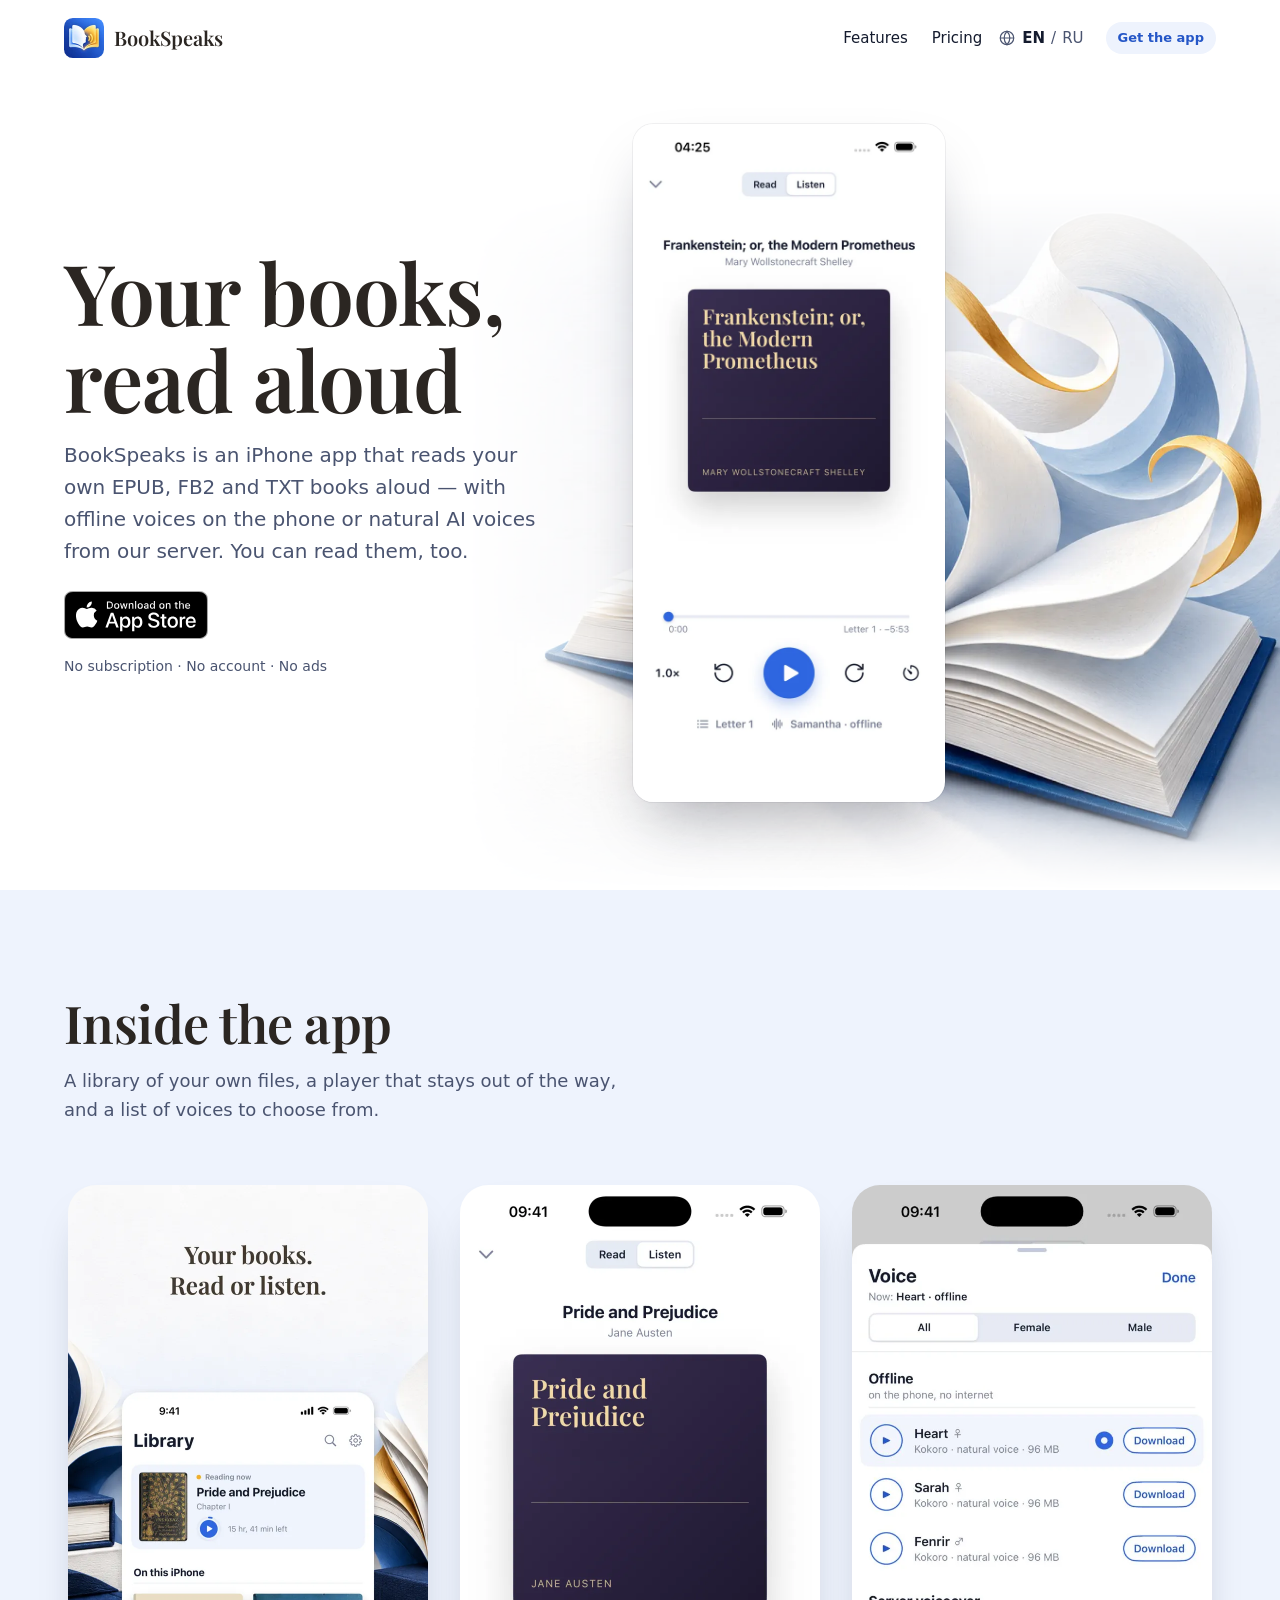
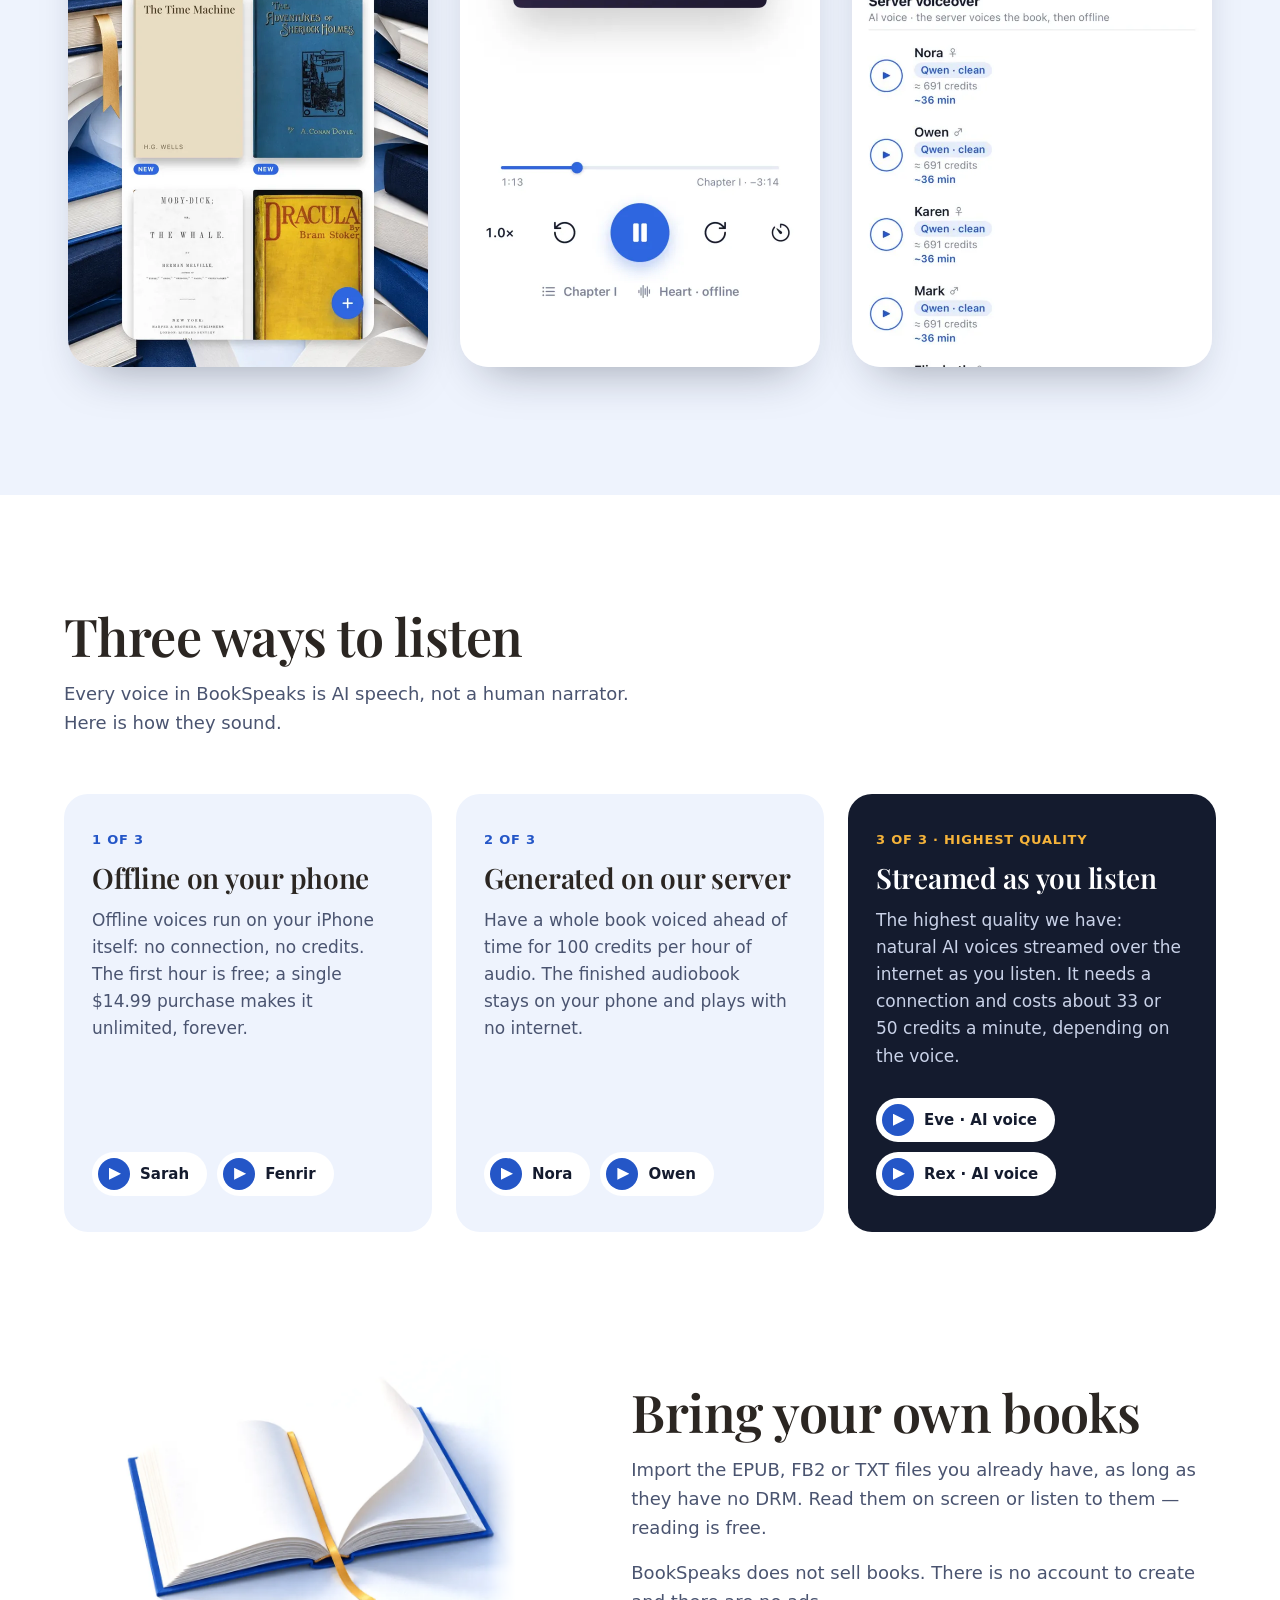
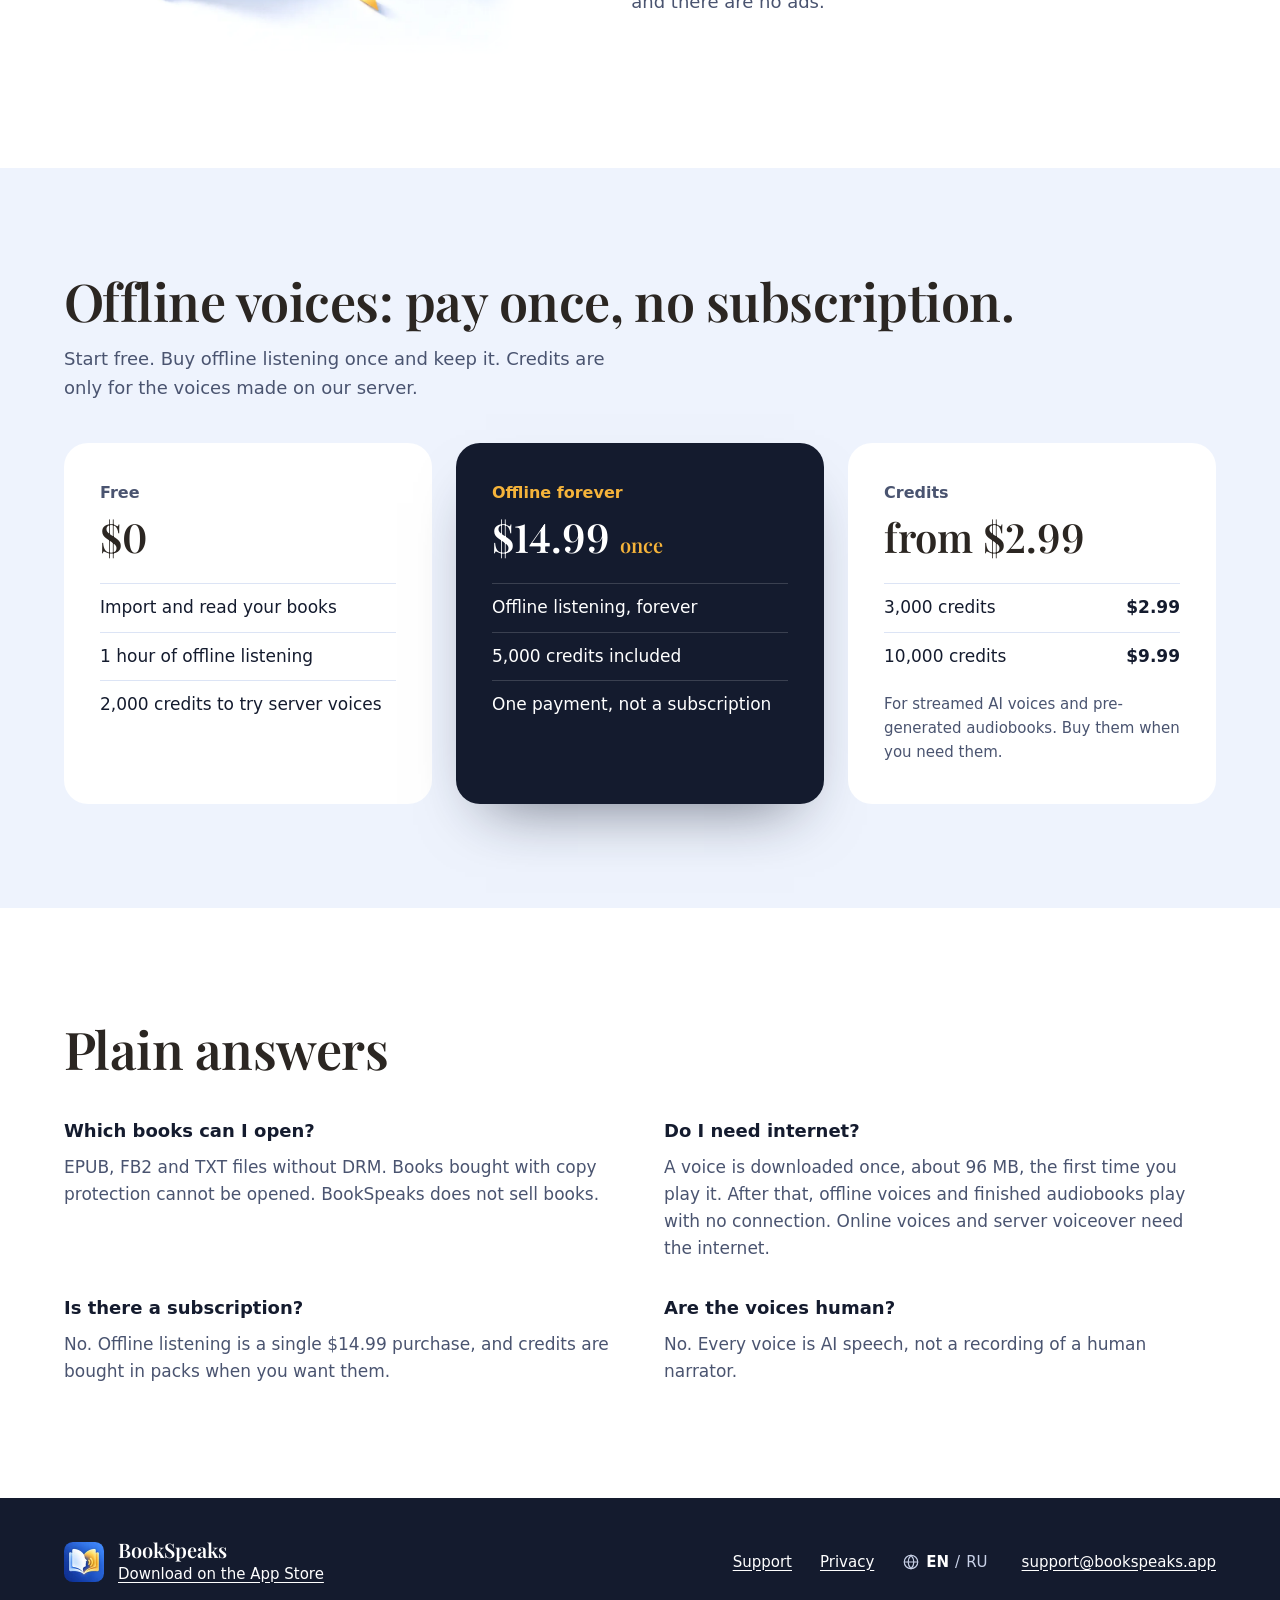
<file: index.html>
<!doctype html>
<html lang="en">
<head>
<meta charset="utf-8">
<meta name="viewport" content="width=device-width, initial-scale=1">
<meta name="apple-itunes-app" content="app-id=6818035285">
<title>BookSpeaks — Your books, read aloud</title>
<meta name="description" content="BookSpeaks is an iPhone app that reads your own EPUB, FB2 and TXT books aloud: offline voices on the phone, a whole audiobook made in advance, or natural AI voices. No subscription, no account, no ads.">
<link rel="canonical" href="https://bookspeaks.app/">
<link rel="alternate" hreflang="en" href="https://bookspeaks.app/">
<link rel="alternate" hreflang="ru" href="https://bookspeaks.app/ru/">
<meta property="og:type" content="website">
<meta property="og:url" content="https://bookspeaks.app/">
<meta property="og:title" content="BookSpeaks — Your books, read aloud">
<meta property="og:description" content="An iPhone app that reads your own EPUB, FB2 and TXT books aloud. Offline voices on the phone, natural AI voices, no subscription.">
<meta property="og:image" content="https://bookspeaks.app/assets/img/og.jpg">
<meta property="og:image:width" content="1200">
<meta property="og:image:height" content="630">
<meta name="twitter:card" content="summary_large_image">
<meta name="theme-color" content="#ffffff">
<link rel="icon" type="image/png" href="/assets/img/favicon.png">
<link rel="apple-touch-icon" href="/assets/img/apple-touch-icon.png">
<link rel="preload" href="/assets/fonts/bookspeaks-serif-600.woff2" as="font" type="font/woff2" crossorigin>
<link rel="stylesheet" href="/assets/site.css">
<script type="application/ld+json">
{
 "@context": "https://schema.org",
 "@graph": [
  {
   "@type": "Organization",
   "@id": "https://bookspeaks.app/#organization",
   "name": "BookSpeaks",
   "url": "https://bookspeaks.app/",
   "logo": "https://bookspeaks.app/assets/img/apple-touch-icon.png",
   "email": "support@bookspeaks.app",
   "contactPoint": {
    "@type": "ContactPoint",
    "contactType": "customer support",
    "email": "support@bookspeaks.app",
    "url": "https://bookspeaks.app/support/",
    "availableLanguage": [
     "en",
     "ru"
    ]
   }
  },
  {
   "@type": "SoftwareApplication",
   "@id": "https://bookspeaks.app/#app",
   "name": "BookSpeaks",
   "url": "https://bookspeaks.app/",
   "description": "BookSpeaks is an iPhone app that reads your own EPUB, FB2 and TXT books aloud: offline voices on the phone, a whole audiobook made in advance, or natural AI voices. No subscription, no account, no ads.",
   "inLanguage": "en",
   "operatingSystem": "iOS",
   "applicationCategory": "MultimediaApplication",
   "image": "https://bookspeaks.app/assets/img/og.jpg",
   "downloadUrl": "https://apps.apple.com/us/app/bookspeaks/id6818035285", "installUrl": "https://apps.apple.com/us/app/bookspeaks/id6818035285",
   "publisher": {
    "@id": "https://bookspeaks.app/#organization"
   },
   "offers": [
    {
     "@type": "Offer",
     "name": "Free",
     "price": "0",
     "priceCurrency": "USD",
     "description": "Import and read your books. 1 hour of offline listening. 2,000 credits to try server voices."
    },
    {
     "@type": "Offer",
     "name": "Offline forever",
     "price": "14.99",
     "priceCurrency": "USD",
     "description": "Offline listening, forever. 5,000 credits included. One payment, not a subscription."
    },
    {
     "@type": "Offer",
     "name": "3,000 credits",
     "price": "2.99",
     "priceCurrency": "USD",
     "description": "For streamed AI voices and pre-generated audiobooks."
    },
    {
     "@type": "Offer",
     "name": "10,000 credits",
     "price": "9.99",
     "priceCurrency": "USD",
     "description": "For streamed AI voices and pre-generated audiobooks."
    }
   ]
  },
  {
   "@type": "FAQPage",
   "@id": "https://bookspeaks.app/#faq",
   "inLanguage": "en",
   "mainEntity": [
    {
     "@type": "Question",
     "name": "Which books can I open?",
     "acceptedAnswer": {
      "@type": "Answer",
      "text": "EPUB, FB2 and TXT files without DRM. Books bought with copy protection cannot be opened. BookSpeaks does not sell books."
     }
    },
    {
     "@type": "Question",
     "name": "Do I need internet?",
     "acceptedAnswer": {
      "@type": "Answer",
      "text": "A voice is downloaded once, about 96 MB, the first time you play it. After that, offline voices and finished audiobooks play with no connection. Online voices and server voiceover need the internet."
     }
    },
    {
     "@type": "Question",
     "name": "Is there a subscription?",
     "acceptedAnswer": {
      "@type": "Answer",
      "text": "No. Offline listening is a single $14.99 purchase, and credits are bought in packs when you want them."
     }
    },
    {
     "@type": "Question",
     "name": "Are the voices human?",
     "acceptedAnswer": {
      "@type": "Answer",
      "text": "No. Every voice is AI speech, not a recording of a human narrator."
     }
    }
   ]
  }
 ]
}
</script>
</head>
<body>
<a class="skip" href="#main">Skip to content</a>

<header class="top">
  <div class="wrap top-row">
    <a class="brand" href="/" aria-label="BookSpeaks, home">
      <img src="/assets/img/icon.webp" alt="" width="40" height="40">
      <span>BookSpeaks</span>
    </a>
    <nav class="top-nav" aria-label="Page">
      <a href="#features">Features</a>
      <a href="#pricing">Pricing</a>
    </nav>
    <nav class="lang" aria-label="Language">
      <svg viewBox="0 0 24 24" width="18" height="18" fill="none" stroke="currentColor" stroke-width="1.6" aria-hidden="true"><circle cx="12" cy="12" r="9"/><path d="M3 12h18M12 3c2.5 2.6 3.8 5.6 3.8 9s-1.3 6.4-3.8 9c-2.5-2.6-3.8-5.6-3.8-9S9.5 5.6 12 3z"/></svg>
      <span aria-current="true">EN</span><span aria-hidden="true">/</span><a href="/ru/" hreflang="ru" lang="ru" aria-label="Русский">RU</a>
    </nav>
    <a class="pill" href="https://apps.apple.com/us/app/bookspeaks/id6818035285">Get the app</a>
  </div>
</header>

<main id="main">

<section class="hero">
  <picture class="hero-art">
    <source media="(max-width: 899px)" srcset="/assets/img/hero-800.webp">
    <img src="/assets/img/hero-1400.webp" alt="" width="1400" height="1195" fetchpriority="high">
  </picture>
  <div class="wrap hero-grid">
    <div class="hero-copy">
      <h1>Your books,<br>read aloud</h1>
      <p class="lede">BookSpeaks is an iPhone app that reads your own EPUB, FB2 and TXT books aloud — with offline voices on the phone or natural AI voices from our server. You can read them, too.</p>
      <p class="store"><a href="https://apps.apple.com/us/app/bookspeaks/id6818035285"><img src="/assets/img/app-store-badge-en.svg" alt="Download on the App Store" width="144" height="48"></a></p>
      <p class="hero-note">No subscription · No account · No ads</p>
    </div>
    <img class="hero-screen" src="/assets/img/screen-listen.webp" width="660" height="1434" fetchpriority="high"
      alt="BookSpeaks player: Frankenstein by Mary Shelley, with the Read and Listen switch, a play button, playback speed, a sleep timer and an offline voice selected">
  </div>
</section>

<section class="gallery" aria-labelledby="gallery-title">
  <div class="wrap">
    <h2 id="gallery-title">Inside the app</h2>
    <p class="section-lede">A library of your own files, a player that stays out of the way, and a list of voices to choose from.</p>
  </div>
  <ul class="shots" tabindex="0" aria-label="App screenshots, scroll sideways">
    <li><img src="/assets/img/shot-01-library.webp" width="720" height="1564" loading="lazy"
      alt="Your books. Read or listen. The BookSpeaks library: the book you are reading now with the time left, and the covers of your books on this iPhone"></li>
    <li><img src="/assets/img/shot-02-listen.webp" width="720" height="1564" loading="lazy"
      alt="Listen at your own pace. The BookSpeaks player with the book cover, a progress bar, playback speed, skip buttons and a sleep timer, an offline voice playing"></li>
    <li><img src="/assets/img/shot-04-voice.webp" width="660" height="1434" loading="lazy"
      alt="AI voices on your iPhone. The voice list: offline voices that run on the phone with no internet, and server voiceover voices"></li>
  </ul>
</section>

<section class="ways" id="features" aria-labelledby="ways-title">
  <div class="wrap">
    <h2 id="ways-title">Three ways to listen</h2>
    <p class="section-lede">Every voice in BookSpeaks is AI speech, not a human narrator. Here is how they sound.</p>
  </div>
  <ol class="ways-row" tabindex="0" aria-label="Three ways to listen, scroll sideways">
    <li class="way">
      <p class="tag">1 of 3</p>
      <h3>Offline on your phone</h3>
      <p>Offline voices run on your iPhone itself: no connection, no credits. The first hour is free; a single $14.99 purchase makes it unlimited, forever.</p>
      <div class="samples">
        <label>Sarah <audio controls preload="none" src="/assets/audio/sample-sarah.m4a" aria-label="Play sample: Sarah"></audio></label>
        <label>Fenrir <audio controls preload="none" src="/assets/audio/sample-fenrir.m4a" aria-label="Play sample: Fenrir"></audio></label>
      </div>
    </li>
    <li class="way">
      <p class="tag">2 of 3</p>
      <h3>Generated on our server</h3>
      <p>Have a whole book voiced ahead of time for 100 credits per hour of audio. The finished audiobook stays on your phone and plays with no internet.</p>
      <div class="samples">
        <label>Nora <audio controls preload="none" src="/assets/audio/sample-nora.m4a" aria-label="Play sample: Nora"></audio></label>
        <label>Owen <audio controls preload="none" src="/assets/audio/sample-owen.m4a" aria-label="Play sample: Owen"></audio></label>
      </div>
    </li>
    <li class="way way-best">
      <p class="tag">3 of 3 · Highest quality</p>
      <h3>Streamed as you listen</h3>
      <p>The highest quality we have: natural AI voices streamed over the internet as you listen. It needs a connection and costs about 33 or 50 credits a minute, depending on the voice.</p>
      <div class="samples">
        <label>Eve · AI voice <audio controls preload="none" src="/assets/audio/sample-eve.m4a" aria-label="Play sample: Eve · AI voice"></audio></label>
        <label>Rex · AI voice <audio controls preload="none" src="/assets/audio/sample-rex.m4a" aria-label="Play sample: Rex · AI voice"></audio></label>
      </div>
    </li>
  </ol>
</section>

<section class="read" aria-labelledby="read-title">
  <div class="wrap read-grid">
    <img class="art" src="/assets/img/art-read.webp" alt="" width="960" height="720" loading="lazy">
    <div>
      <h2 id="read-title">Bring your own books</h2>
      <p class="section-lede">Import the EPUB, FB2 or TXT files you already have, as long as they have no DRM. Read them on screen or listen to them — reading is free.</p>
      <p class="section-lede">BookSpeaks does not sell books. There is no account to create and there are no ads.</p>
    </div>
  </div>
</section>

<section class="pricing" id="pricing" aria-labelledby="pricing-title">
  <div class="wrap">
    <h2 id="pricing-title">Offline voices: pay once, no subscription.</h2>
    <p class="section-lede">Start free. Buy offline listening once and keep it. Credits are only for the voices made on our server.</p>
    <div class="plans">
      <article class="plan">
        <h3>Free</h3>
        <p class="price">$0</p>
        <ul>
          <li>Import and read your books</li>
          <li>1 hour of offline listening</li>
          <li>2,000 credits to try server voices</li>
        </ul>
      </article>
      <article class="plan plan-main">
        <h3>Offline forever</h3>
        <p class="price">$14.99 <span>once</span></p>
        <ul>
          <li>Offline listening, forever</li>
          <li>5,000 credits included</li>
          <li>One payment, not a subscription</li>
        </ul>
      </article>
      <article class="plan">
        <h3>Credits</h3>
        <p class="price">from $2.99</p>
        <ul class="packs">
          <li><span>3,000 credits</span><b>$2.99</b></li>
          <li><span>10,000 credits</span><b>$9.99</b></li>
        </ul>
        <p class="plan-note">For streamed AI voices and pre-generated audiobooks. Buy them when you need them.</p>
      </article>
    </div>
  </div>
</section>

<section class="faq" aria-labelledby="faq-title">
  <div class="wrap">
    <h2 id="faq-title">Plain answers</h2>
    <dl class="qa">
      <div>
        <dt>Which books can I open?</dt>
        <dd>EPUB, FB2 and TXT files without DRM. Books bought with copy protection cannot be opened. BookSpeaks does not sell books.</dd>
      </div>
      <div>
        <dt>Do I need internet?</dt>
        <dd>A voice is downloaded once, about 96 MB, the first time you play it. After that, offline voices and finished audiobooks play with no connection. Online voices and server voiceover need the internet.</dd>
      </div>
      <div>
        <dt>Is there a subscription?</dt>
        <dd>No. Offline listening is a single $14.99 purchase, and credits are bought in packs when you want them.</dd>
      </div>
      <div>
        <dt>Are the voices human?</dt>
        <dd>No. Every voice is AI speech, not a recording of a human narrator.</dd>
      </div>
    </dl>
  </div>
</section>

</main>

<footer class="foot">
  <div class="wrap foot-row">
    <div class="foot-brand">
      <img src="/assets/img/icon.webp" alt="" width="40" height="40" loading="lazy">
      <div>
        <p class="foot-name">BookSpeaks</p>
        <p><a href="https://apps.apple.com/us/app/bookspeaks/id6818035285">Download on the App Store</a></p>
      </div>
    </div>
    <nav class="foot-nav" aria-label="Footer">
      <a href="/support/">Support</a>
      <a href="/privacy/">Privacy</a>
      <nav class="lang" aria-label="Language">
        <svg viewBox="0 0 24 24" width="18" height="18" fill="none" stroke="currentColor" stroke-width="1.6" aria-hidden="true"><circle cx="12" cy="12" r="9"/><path d="M3 12h18M12 3c2.5 2.6 3.8 5.6 3.8 9s-1.3 6.4-3.8 9c-2.5-2.6-3.8-5.6-3.8-9S9.5 5.6 12 3z"/></svg>
        <span aria-current="true">EN</span><span aria-hidden="true">/</span><a href="/ru/" hreflang="ru" lang="ru" aria-label="Русский">RU</a>
      </nav>
      <a href="mailto:support@bookspeaks.app">support@bookspeaks.app</a>
    </nav>
  </div>
</footer>
<script>
/* the site's only script: turns each voice sample's native player into a play / pause pill… */
document.querySelectorAll('.samples audio').forEach(function (audio) {
  var button = document.createElement('button');
  button.type = 'button';
  button.className = 'sample';
  button.textContent = audio.parentNode.textContent.trim();
  button.setAttribute('aria-label', audio.getAttribute('aria-label'));
  button.setAttribute('aria-pressed', 'false');
  button.onclick = function () { audio.paused ? audio.play() : audio.pause(); };
  audio.onplay = function () {
    document.querySelectorAll('.samples audio').forEach(function (other) { if (other !== audio) other.pause(); });
    button.setAttribute('aria-pressed', 'true');
  };
  audio.onpause = audio.onended = function () { button.setAttribute('aria-pressed', 'false'); };
  audio.controls = false;
  audio.parentNode.replaceWith(button, audio);
});
/* and puts three dots under the swipe row of cards: the current card's dot is marked, a dot scrolls to its card,
   and so does focus on a card's button, which the browser leaves half hidden */
var row = document.querySelector('.ways-row'), cards = [].slice.call(row.children), dots = document.createElement('div');
function getCardCentre(card) { return card.offsetLeft + card.offsetWidth / 2; }
function showCard(card) { row.scrollTo({ left: card.offsetLeft - cards[0].offsetLeft }); }
function markCurrentDot() {
  var rowCentre = row.scrollLeft + row.clientWidth / 2;
  var current = cards.reduce(function (nearest, card) {
    return Math.abs(getCardCentre(card) - rowCentre) < Math.abs(getCardCentre(nearest) - rowCentre) ? card : nearest;
  });
  cards.forEach(function (card, index) { dots.children[index].setAttribute('aria-current', card === current); });
}
dots.className = 'ways-dots';
cards.forEach(function (card) {
  var dot = document.createElement('button');
  dot.type = 'button';
  dot.setAttribute('aria-label', card.querySelector('h3').textContent);
  dot.onclick = function () { showCard(card); };
  card.addEventListener('focusin', function () { showCard(card); });
  dots.append(dot);
});
row.after(dots);
row.onscroll = markCurrentDot;
markCurrentDot();
</script>
</body>
</html>
</file>
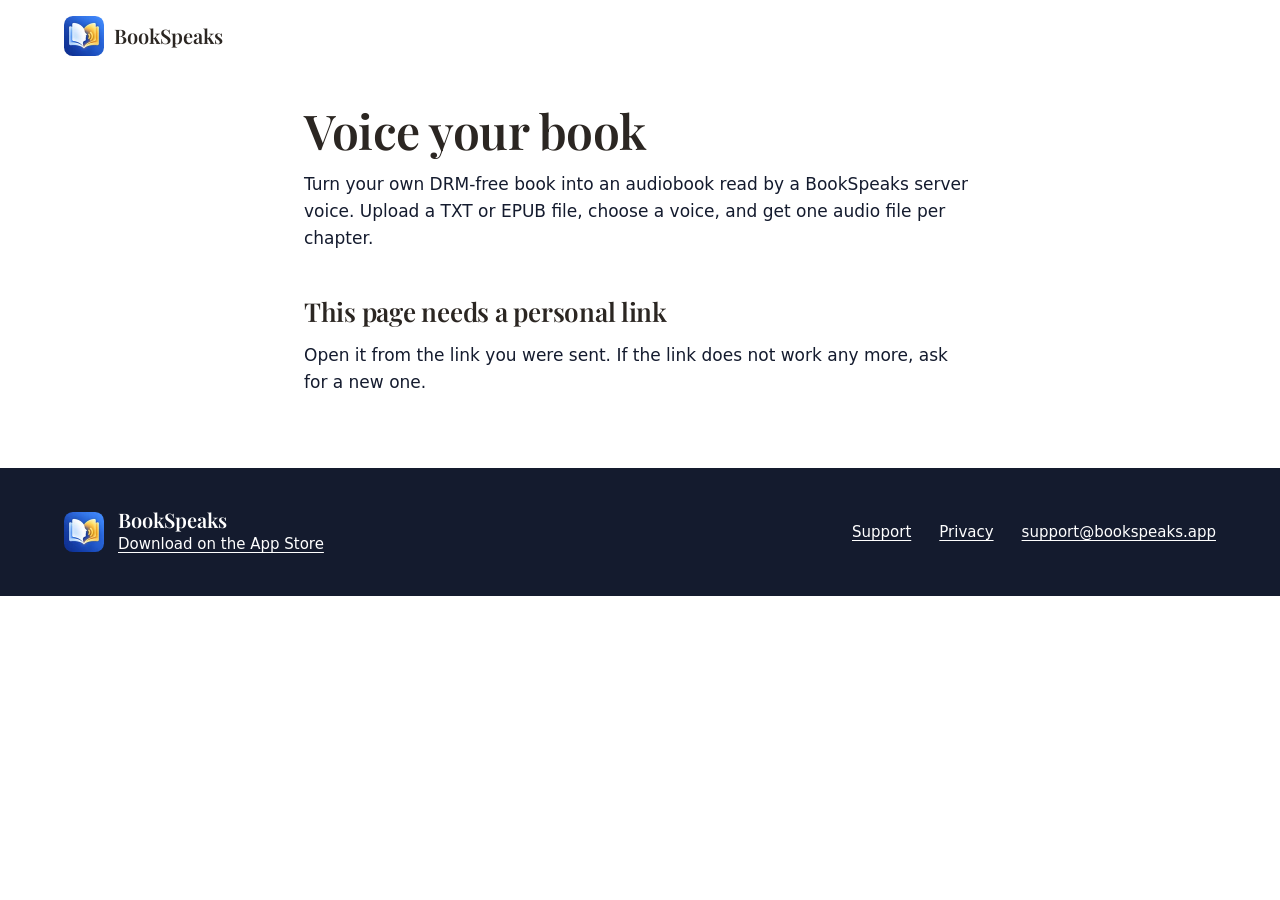
<file: friend/index.html>
<!doctype html>
<html lang="en">
<head>
<meta charset="utf-8">
<meta name="viewport" content="width=device-width, initial-scale=1">
<title>Voice your book — BookSpeaks</title>
<meta name="robots" content="noindex, nofollow">
<meta name="theme-color" content="#ffffff">
<link rel="icon" type="image/png" href="/assets/img/favicon.png">
<link rel="apple-touch-icon" href="/assets/img/apple-touch-icon.png">
<link rel="preload" href="/assets/fonts/bookspeaks-serif-600.woff2" as="font" type="font/woff2" crossorigin>
<link rel="stylesheet" href="/assets/site.css">
<style>
.friend form { display: grid; gap: 1.25rem; margin-top: 1.5rem; padding: 1.5rem; background: var(--mist); border-radius: 1.5rem; }
.friend label { display: grid; gap: 0.375rem; font-weight: 600; }
.friend .field-title { font-weight: 600; }
.friend .file-field { display: grid; gap: 0.375rem; position: relative; }
.friend .file-native { position: absolute; width: 1px; height: 1px; opacity: 0; overflow: hidden; pointer-events: none; }
.friend .file-row { display: flex; flex-wrap: wrap; align-items: center; gap: 0.75rem; }
.friend .pick { display: inline-flex; align-items: center; min-height: 2.75rem; padding: 0 1.5rem; border-radius: 99px; background: var(--cobalt); color: #fff; font: 600 1rem/1 var(--sans); cursor: pointer; }
.friend .file-native:focus-visible + .file-row .pick { outline: 3px solid var(--cobalt); outline-offset: 3px; }
.friend .file-row .note { margin: 0; overflow-wrap: anywhere; }
.friend select { width: 100%; min-height: 2.75rem; padding: 0.5rem 0.75rem; border: 1px solid var(--line); border-radius: 0.75rem; background: var(--paper); color: var(--ink); font: 1rem/1.4 var(--sans); }
.friend .voice-row { display: flex; flex-wrap: wrap; align-items: end; gap: 0.75rem; }
.friend .voice-row label { flex: 1 1 14rem; }
.friend .sample { background: var(--paper); }
.friend .start { justify-self: start; min-height: 3rem; padding: 0 2rem; border: 0; border-radius: 99px; background: var(--cobalt); color: #fff; font: 600 1.0625rem/1 var(--sans); cursor: pointer; }
.friend .start:disabled { opacity: 0.6; cursor: progress; }
.friend .note { color: var(--muted); font-size: 0.9375rem; }
.friend .error { color: #B3261E; font-weight: 600; }
.friend .error:empty { display: none; }
.friend .books { list-style: none; padding: 0; }
.friend .books li { margin-top: 0; padding-block: 1rem; border-top: 1px solid var(--line); }
.friend .books p { margin-top: 0.25rem; }
.friend .books .book-name { margin-top: 0; font-weight: 600; overflow-wrap: anywhere; }
.friend .book-state { color: var(--muted); }
.friend .book-state progress { display: block; width: min(100%, 20rem); margin-top: 0.375rem; accent-color: var(--cobalt); }
.friend .downloads { display: flex; flex-wrap: wrap; gap: 0.25rem 0.875rem; margin-top: 0.375rem; }
.friend .downloads a { min-height: 2rem; display: inline-flex; align-items: center; }
</style>
</head>
<body>
<a class="skip" href="#main">Skip to content</a>

<header class="top">
  <div class="wrap top-row">
    <a class="brand" href="/" aria-label="BookSpeaks, home">
      <img src="/assets/img/icon.webp" alt="" width="40" height="40">
      <span>BookSpeaks</span>
    </a>
  </div>
</header>

<main id="main" class="wrap doc friend">
<h1>Voice your book</h1>
<p>Turn your own DRM-free book into an audiobook read by a BookSpeaks server voice. Upload a TXT or EPUB file, choose
a voice, and get one audio file per chapter.</p>

<section id="no-link" hidden>
<h2>This page needs a personal link</h2>
<p id="no-link-reason">Open it from the link you were sent. If the link does not work any more, ask for a new one.</p>
</section>

<p id="loading">Loading…</p>

<section id="voicing" hidden>
<p>Balance: <b id="balance"></b> credits. A book takes about 100 credits per hour of audio, at least 100 credits.
If voicing fails, the credits come back.</p>

<p id="drama-trial" hidden>Free private Drama 3 evaluation. Built with Fish Audio. AI-generated audio; please do not share this personal link.</p>
<form id="order">
  <div class="file-field">
    <span id="book-title" class="field-title">Book (TXT or EPUB, up to 50 MB)</span>
    <input id="book" class="file-native" type="file" accept=".txt,.epub" required aria-labelledby="book-title">
    <div class="file-row">
      <label class="pick" for="book">Choose file</label>
      <span id="book-name" class="note" aria-live="polite">No file chosen</span>
    </div>
  </div>
  <div class="voice-row">
    <label>Voice
      <select id="voice" required></select>
    </label>
    <button class="sample" id="listen" type="button" aria-pressed="false">Listen</button>
  </div>
  <button class="start" id="start" type="submit">Start</button>
  <p class="error" id="error" role="alert"></p>
</form>
<p class="note">Voicing takes from 20 minutes to a few hours, depending on the book. You can close this page and come
back later. Files are kept for 7 days after upload.</p>

<h2>Your books</h2>
<p id="no-books">No books yet.</p>
<ul class="books" id="books" aria-live="polite"></ul>
</section>
</main>

<footer class="foot">
  <div class="wrap foot-row">
    <div class="foot-brand">
      <img src="/assets/img/icon.webp" alt="" width="40" height="40" loading="lazy">
      <div>
        <p class="foot-name">BookSpeaks</p>
        <p><a href="https://apps.apple.com/us/app/bookspeaks/id6818035285">Download on the App Store</a></p>
      </div>
    </div>
    <nav class="foot-nav" aria-label="Footer">
      <a href="/support/">Support</a>
      <a href="/privacy/">Privacy</a>
      <a href="mailto:support@bookspeaks.app">support@bookspeaks.app</a>
    </nav>
  </div>
</footer>
<script>
(() => {
  const API = 'https://book.slotik.app';
  const MAX_BYTES = 50e6;
  const LANGUAGES = { ru: 'Russian', en: 'English' };
  const WAITING = {
    daily_cap: 'Waiting for a server — paused until tomorrow',
    kill_switch: 'Waiting for a server — voicing is switched off for now',
    disk_low: 'Waiting for a server — the server is short of space',
  };
  const FAILED = {
    pods_lost: 'the servers dropped out',
    no_gpu: 'no server was free for too long',
    over_budget: 'the daily server budget ran out',
  };
  const DEFAULT_VOICE = 'en-warm-alto';
  const token = location.hash.slice(1);
  const $ = (id) => document.getElementById(id);
  let audio = null;
  let refreshTimer = 0;

  function showNoLink(reason) {
    $('loading').hidden = true;
    $('voicing').hidden = true;
    $('no-link').hidden = false;
    if (reason) $('no-link-reason').textContent = reason;
  }

  async function call(path, options = {}) {
    let response;
    try {
      response = await fetch(API + path, { ...options, headers: { 'X-Friend-Token': token } });
    } catch {
      throw new Error('Could not reach the server. Check your connection and try again; a file must be under 50 MB.');
    }
    const body = await response.json().catch(() => ({}));
    if (response.ok) return body;
    if (body.code === 'bad_token') showNoLink(body.message);
    throw new Error(body.message || 'Something went wrong. Try again later.');
  }

  function bookState(book) {
    if (book.state === 'done') return 'Ready';
    if (book.state === 'failed') return 'Failed — ' + (FAILED[book.code] || 'something went wrong on the server') + '. The credits came back.';
    if (book.state === 'cancelled') return 'Cancelled';
    if (book.state === 'running' && book.total) return 'Voicing — ' + Math.floor(100 * book.done / book.total) + '%';
    if (book.state === 'running') return 'Voicing';
    return WAITING[book.code] || 'Waiting for a server';
  }

  function link(text, path) {
    const a = document.createElement('a');
    a.textContent = text;
    a.href = API + path;
    return a;
  }

  function showBooks(books) {
    $('no-books').hidden = books.length > 0;
    $('books').replaceChildren(...books.map((book) => {
      const item = document.createElement('li');
      const name = document.createElement('p');
      name.className = 'book-name';
      name.textContent = book.name;
      const state = document.createElement('p');
      state.className = 'book-state';
      state.textContent = bookState(book);
      if (book.state === 'running' && book.total) {
        const bar = document.createElement('progress');
        bar.max = book.total;
        bar.value = book.done;
        state.append(bar);
      }
      item.append(name, state);
      if (book.state === 'done') {
        const downloads = document.createElement('p');
        downloads.className = 'downloads';
        downloads.append(link('Download all (zip)', book.zip),
          ...book.chapters.map((chapter) => link('Chapter ' + chapter.number, chapter.url)));
        item.append(downloads);
      }
      return item;
    }));
  }

  function showAccount(account) {
    $('balance').textContent = account.balance.toLocaleString('en-US');
    showBooks(account.books);
    clearTimeout(refreshTimer);
    const voicing = account.books.some((book) => book.state === 'queued' || book.state === 'running');
    refreshTimer = setTimeout(refresh, voicing ? 5000 : 15 * 60 * 1000);
  }

  async function refresh() {
    try {
      showAccount(await call('/friend/api/status'));
    } catch {
      if ($('no-link').hidden) refreshTimer = setTimeout(refresh, 15000);
    }
  }

  function stopSample() {
    if (audio) audio.pause();
    audio = null;
    $('listen').setAttribute('aria-pressed', 'false');
  }

  $('listen').addEventListener('click', () => {
    if (audio) return stopSample();
    const [model, voice] = $('voice').value.split('|');
    audio = new Audio('/friend/samples/' + (model === 'fishaudio/drama-3' ? 'drama-' : model.toLowerCase().startsWith('voxcpm') ? 'voxcpm-' : 'qwen-') + voice + '.m4a');
    audio.addEventListener('ended', stopSample);
    audio.play().catch(stopSample);
    $('listen').setAttribute('aria-pressed', 'true');
  });
  function showFileName() {
    $('book-name').textContent = $('book').files[0]?.name || 'No file chosen';
  }

  $('book').addEventListener('change', showFileName);
  $('voice').addEventListener('change', () => {
    stopSample();
  });
  window.addEventListener('hashchange', () => location.reload());

  $('order').addEventListener('submit', async (event) => {
    event.preventDefault();
    const file = $('book').files[0];
    $('error').textContent = '';
    if (file.size > MAX_BYTES) {
      $('error').textContent = 'This file is over 50 MB. Choose a smaller TXT or EPUB file.';
      return;
    }
    const form = new FormData();
    form.append('book', file);
    form.append('voice', $('voice').value);
    $('start').disabled = true;
    $('start').textContent = 'Uploading…';
    try {
      await call('/friend/api/upload', { method: 'POST', body: form });
      $('book').value = '';
      showFileName();
      await refresh();
    } catch (error) {
      $('error').textContent = error.message;
    } finally {
      $('start').disabled = false;
      $('start').textContent = 'Start';
    }
  });

  async function start() {
    if (!/^[A-Za-z0-9_-]{16,}$/.test(token)) return showNoLink();
    try {
      const account = await call('/friend/api/account');
      $('drama-trial').hidden = !account.private_evaluation;
      for (const [language, title] of Object.entries(LANGUAGES)) {
        const group = document.createElement('optgroup');
        group.label = title;
        group.append(...account.voices.filter((voice) => voice.language === language)
          .map((voice) => new Option(voice.name + ' · ' + voice.engine, voice.id)));
        $('voice').append(group);
      }
      const defaultOption = [...$('voice').options].find((option) => option.value.endsWith('|' + DEFAULT_VOICE));
      if (defaultOption) $('voice').value = defaultOption.value;
      $('loading').hidden = true;
      $('voicing').hidden = false;
      showAccount(account);
    } catch (error) {
      if ($('no-link').hidden) $('loading').textContent = error.message;
    }
  }

  start();
})();
</script>
</body>
</html>
</file>
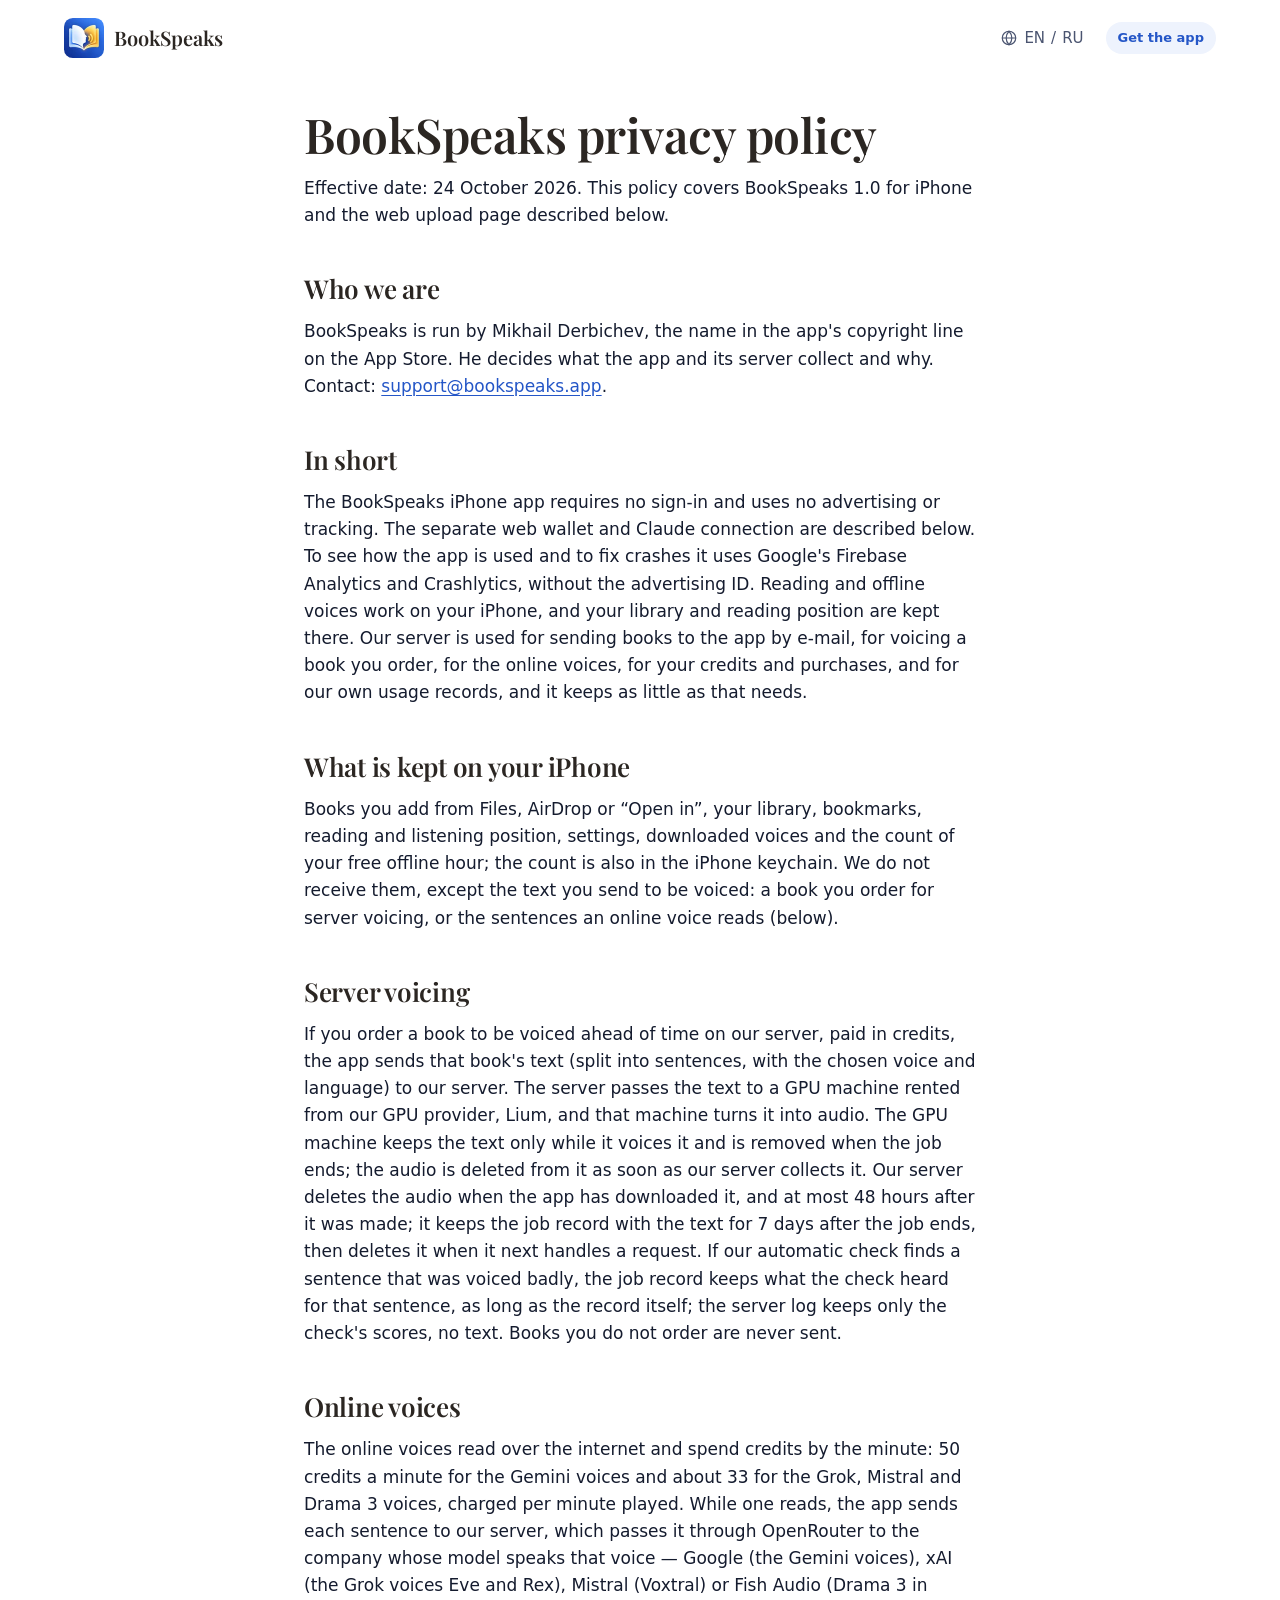
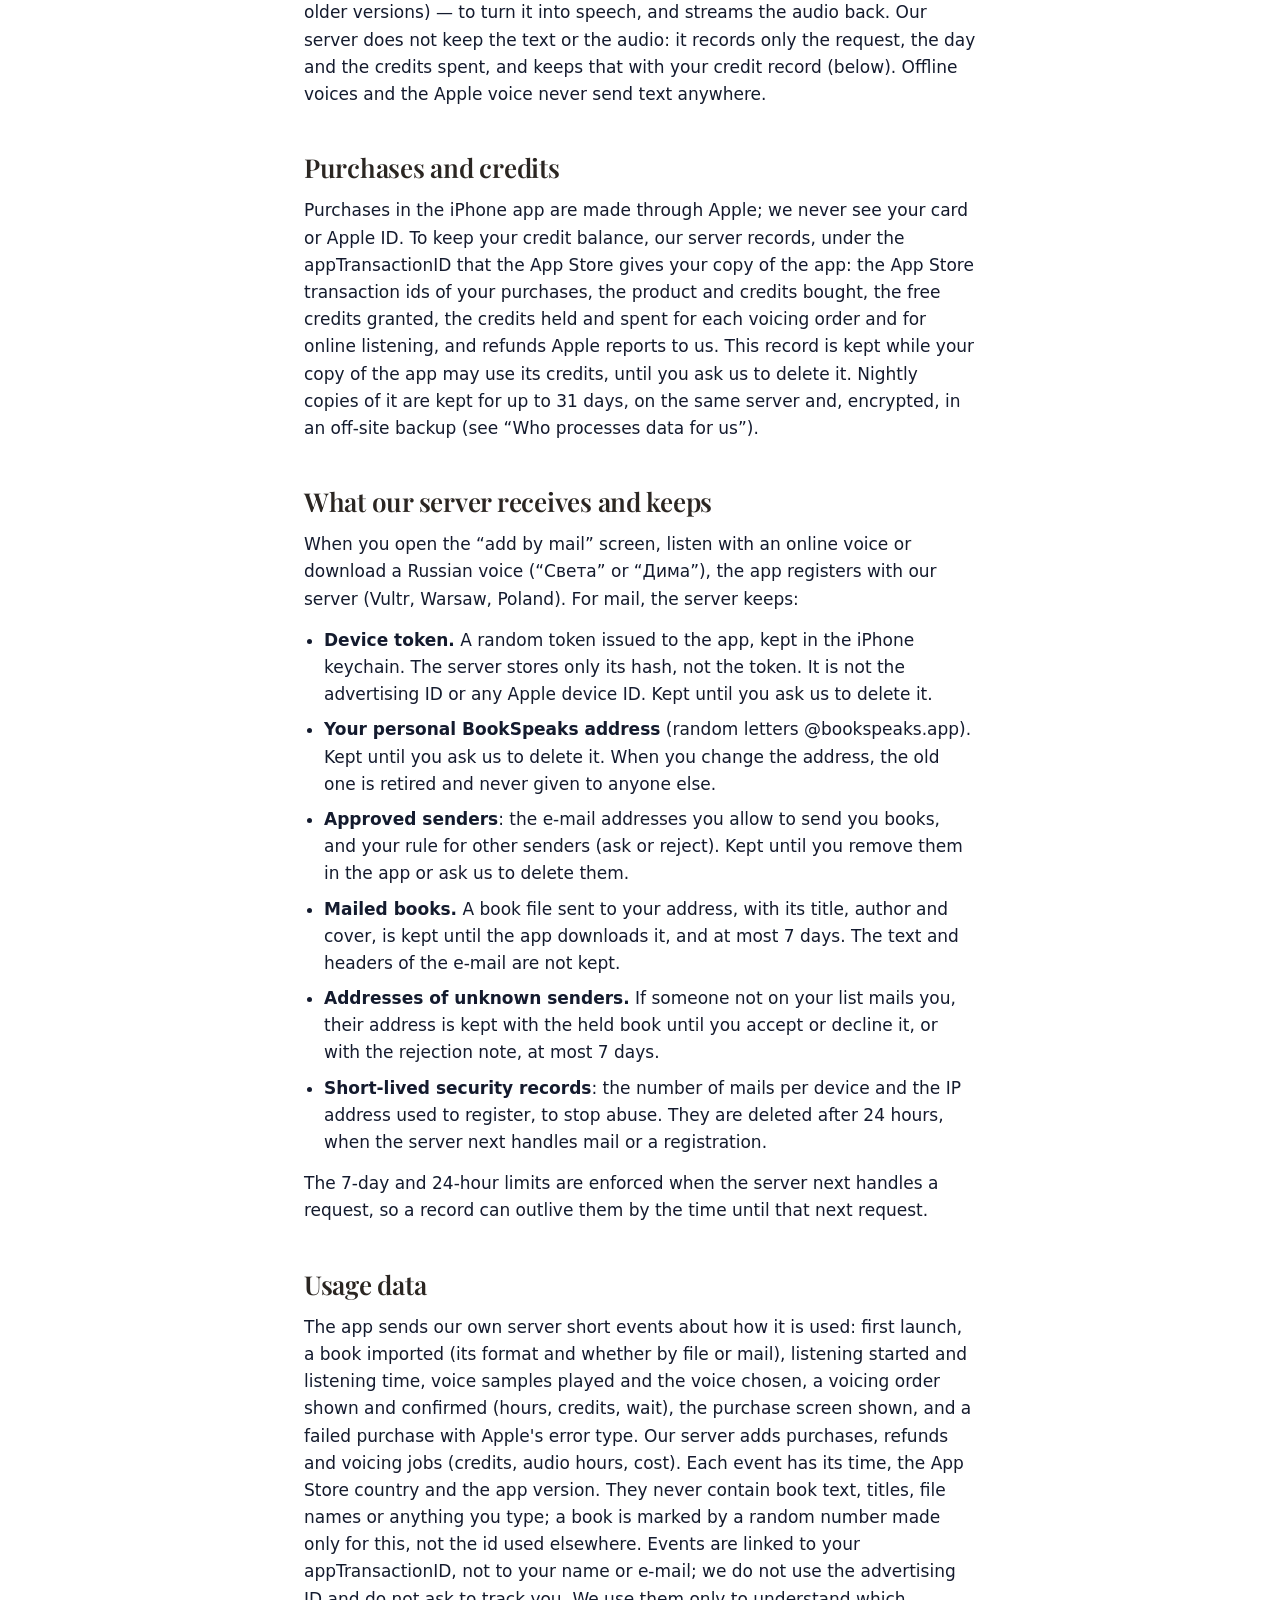
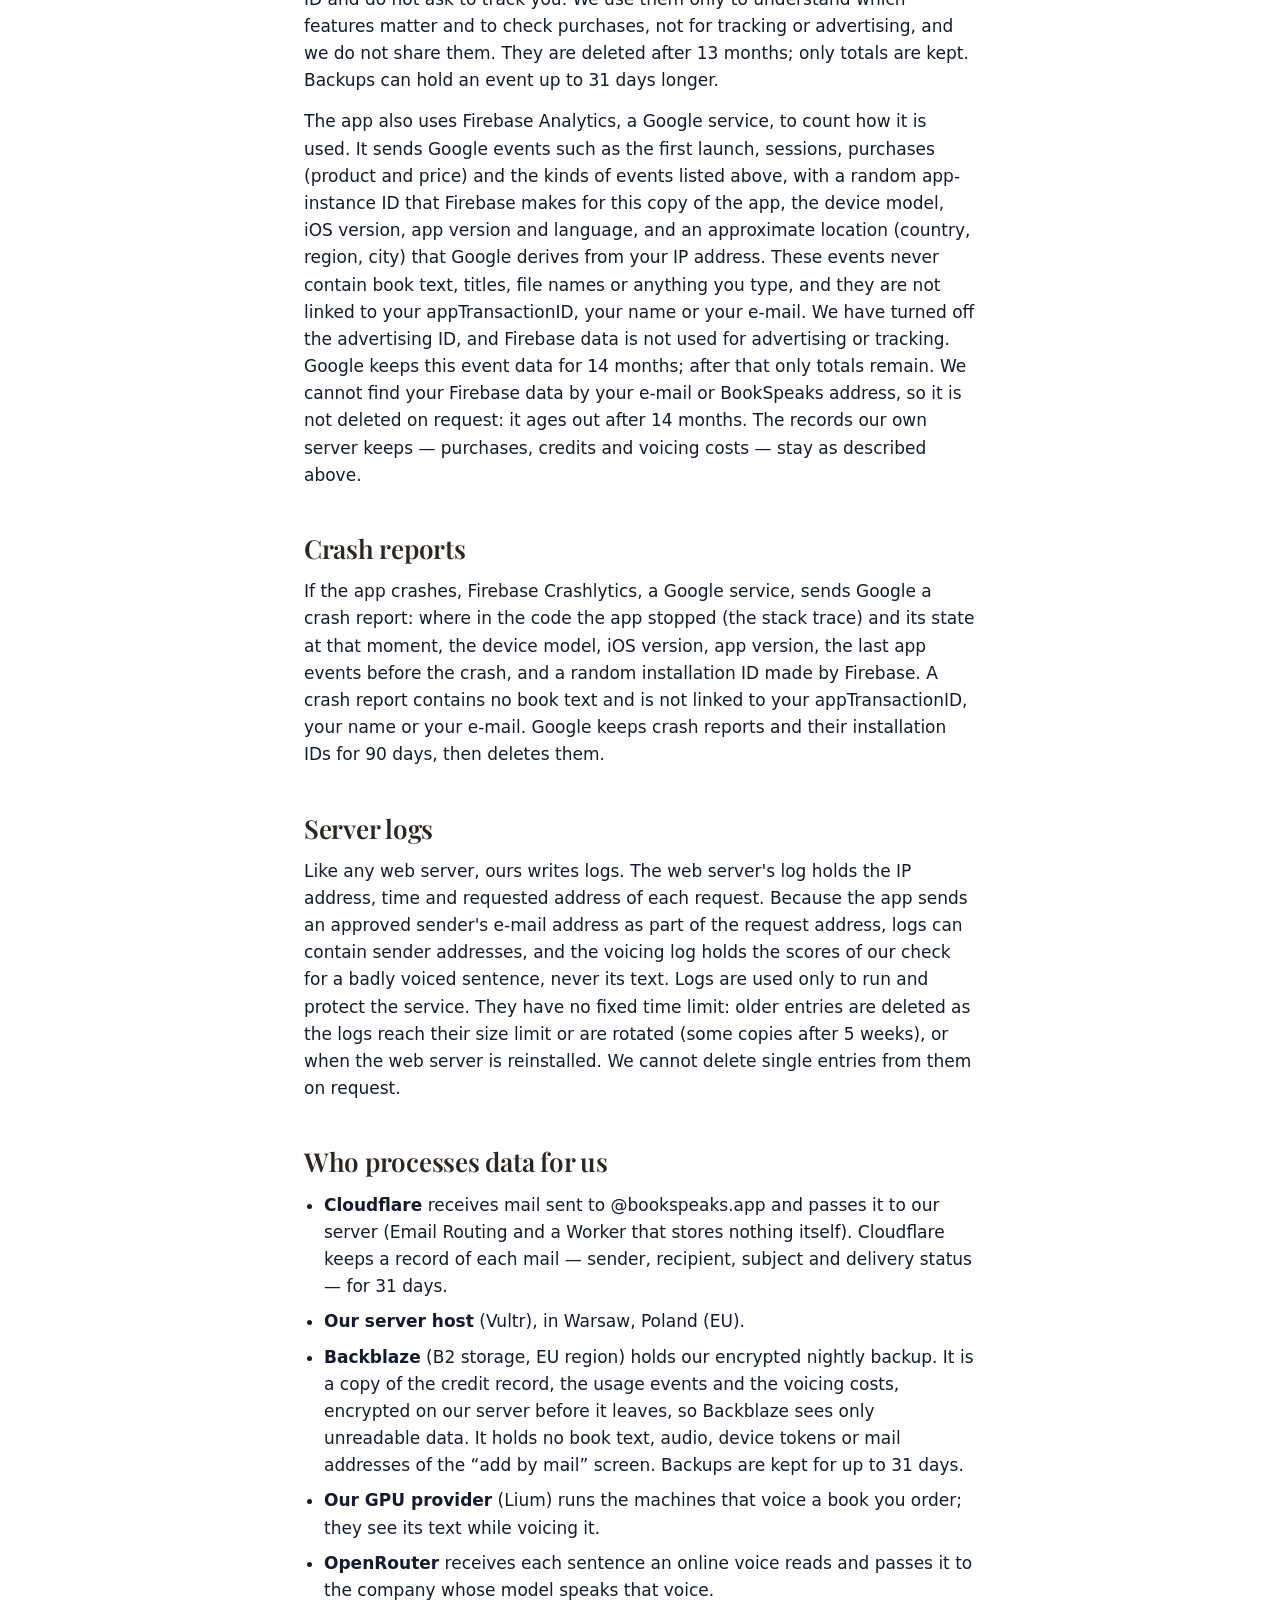
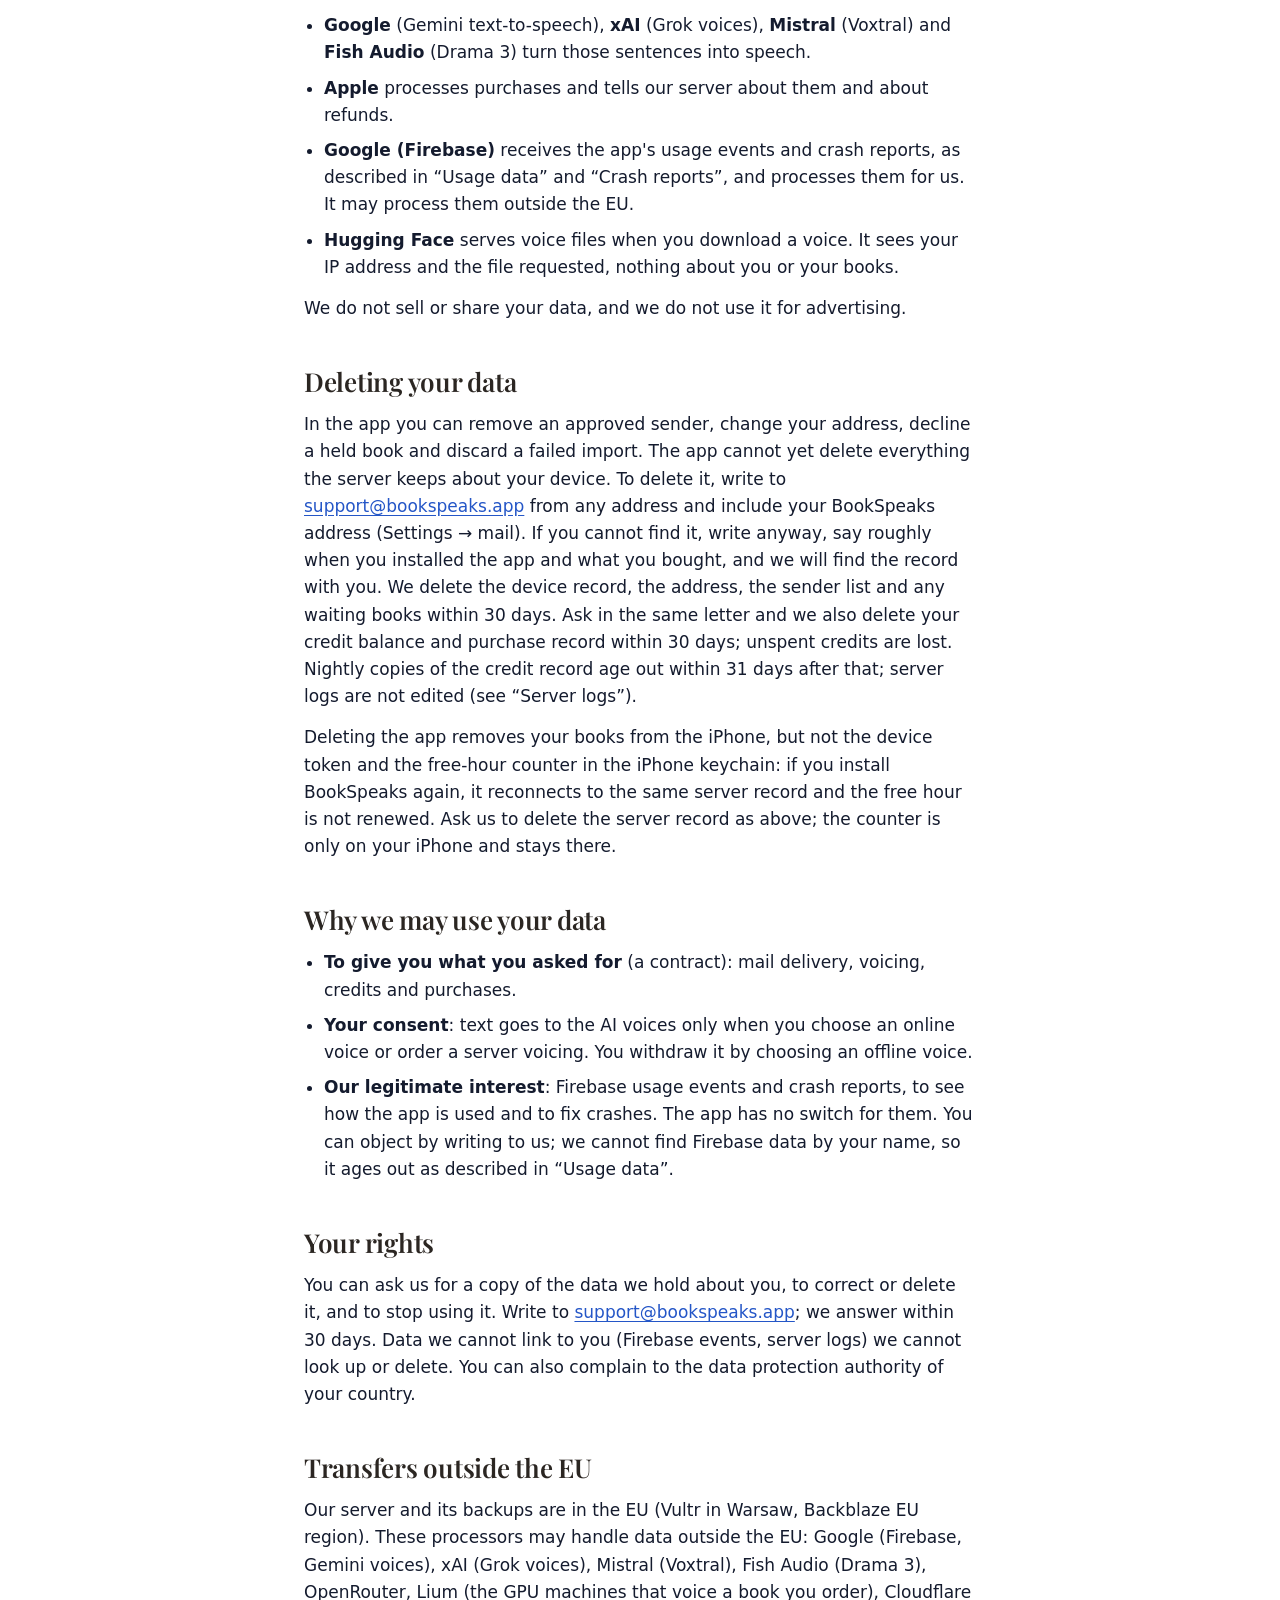
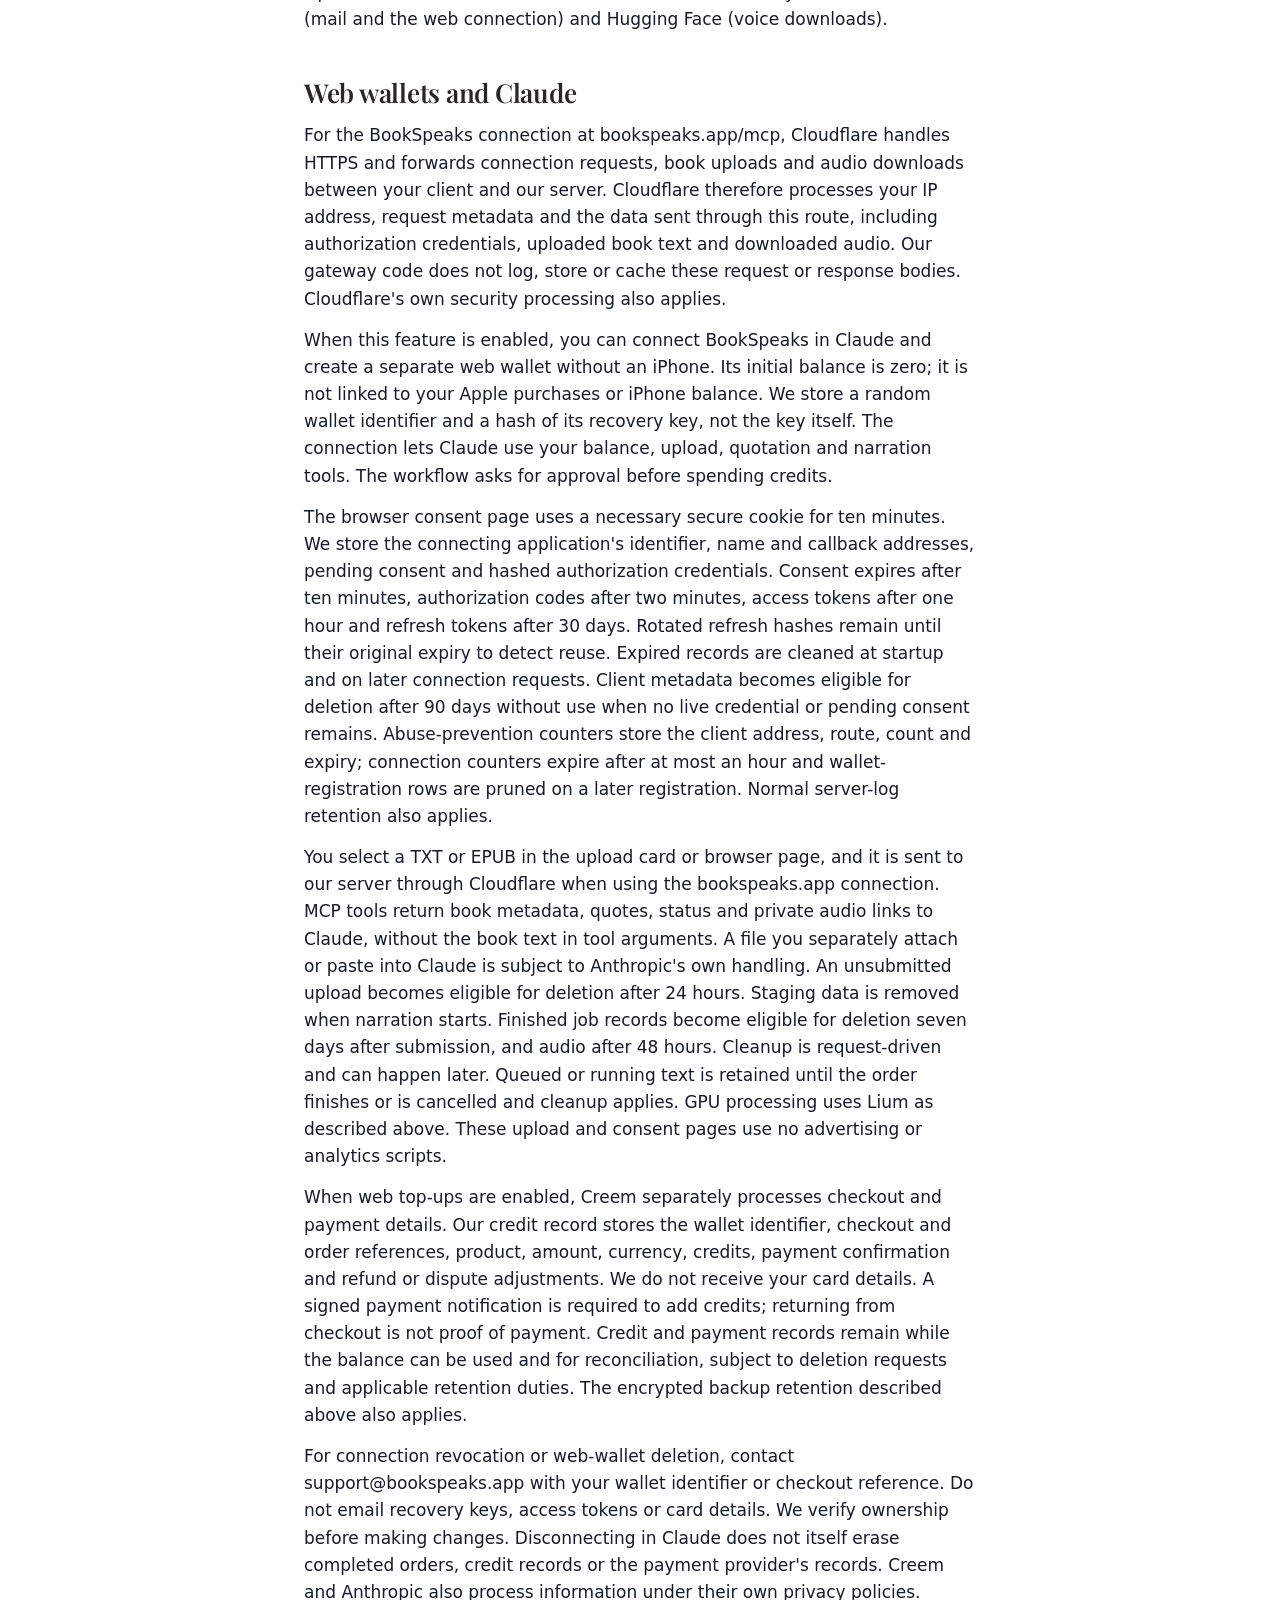
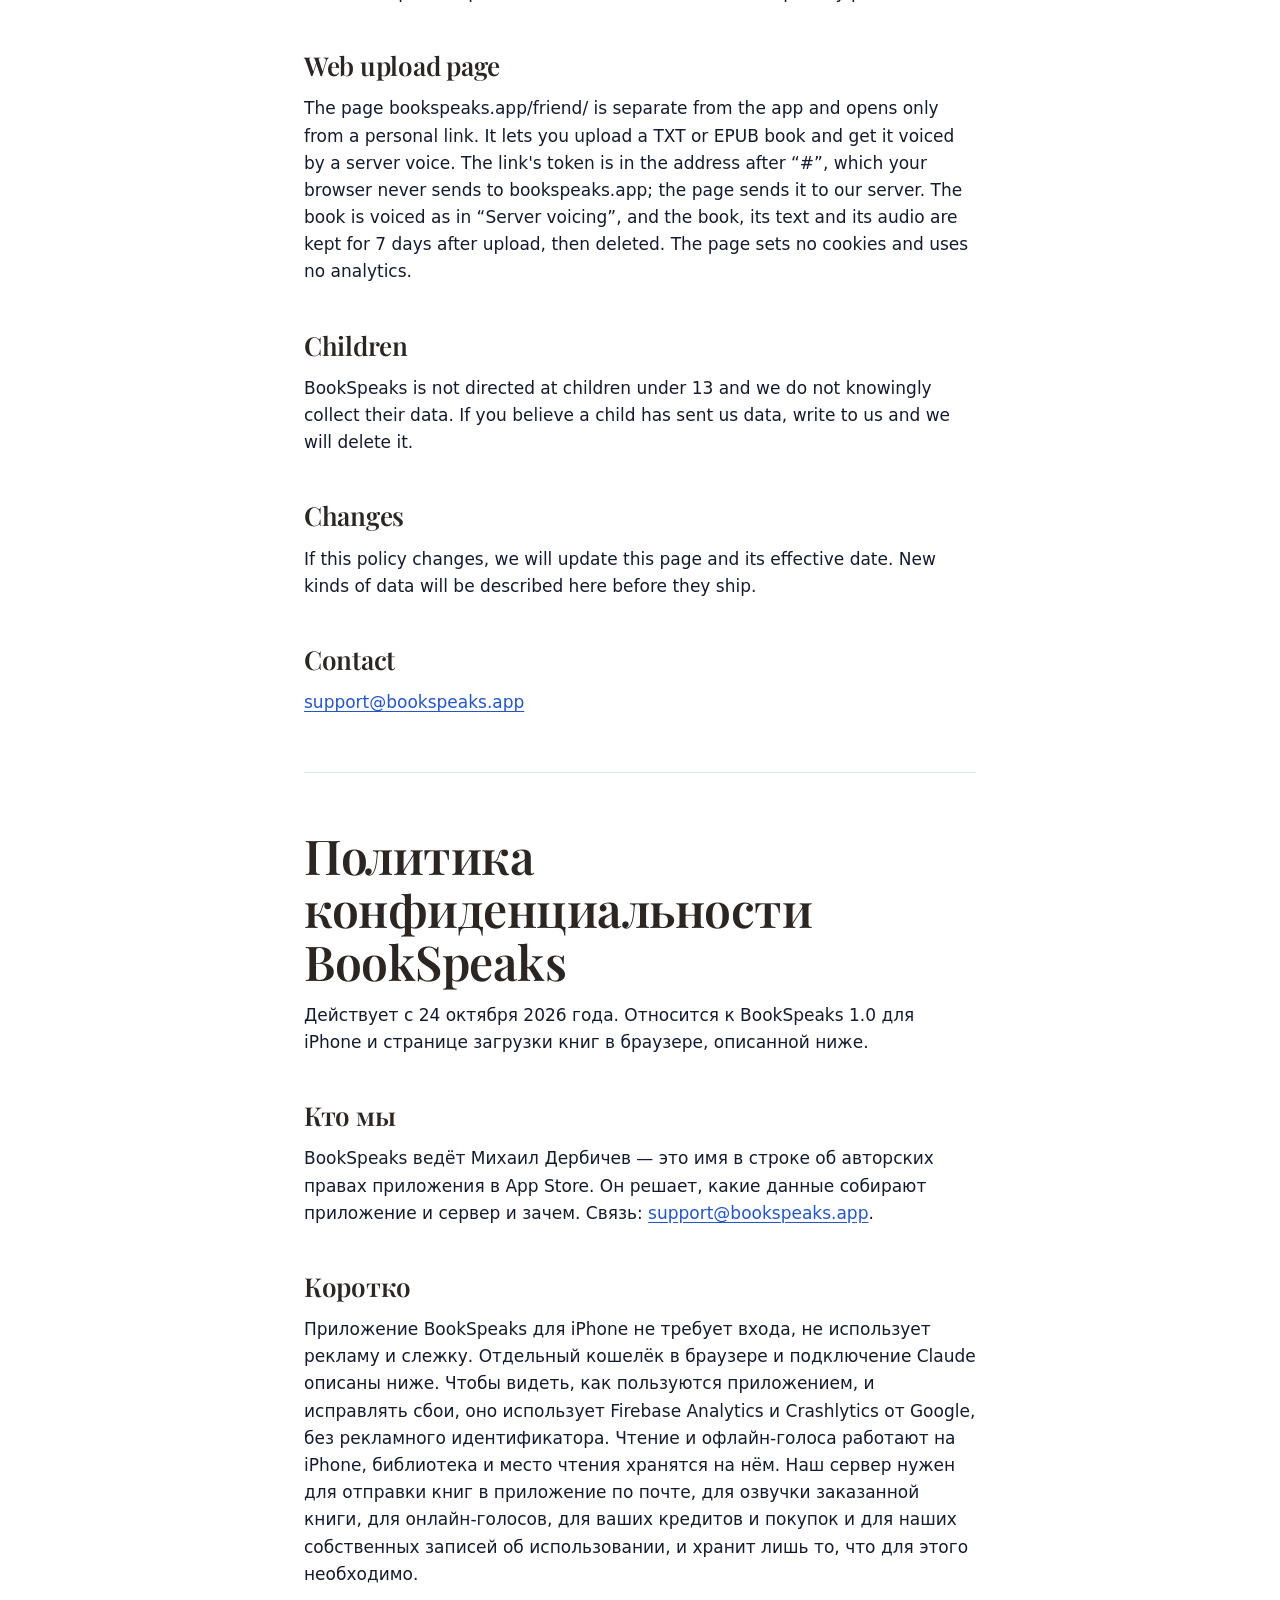
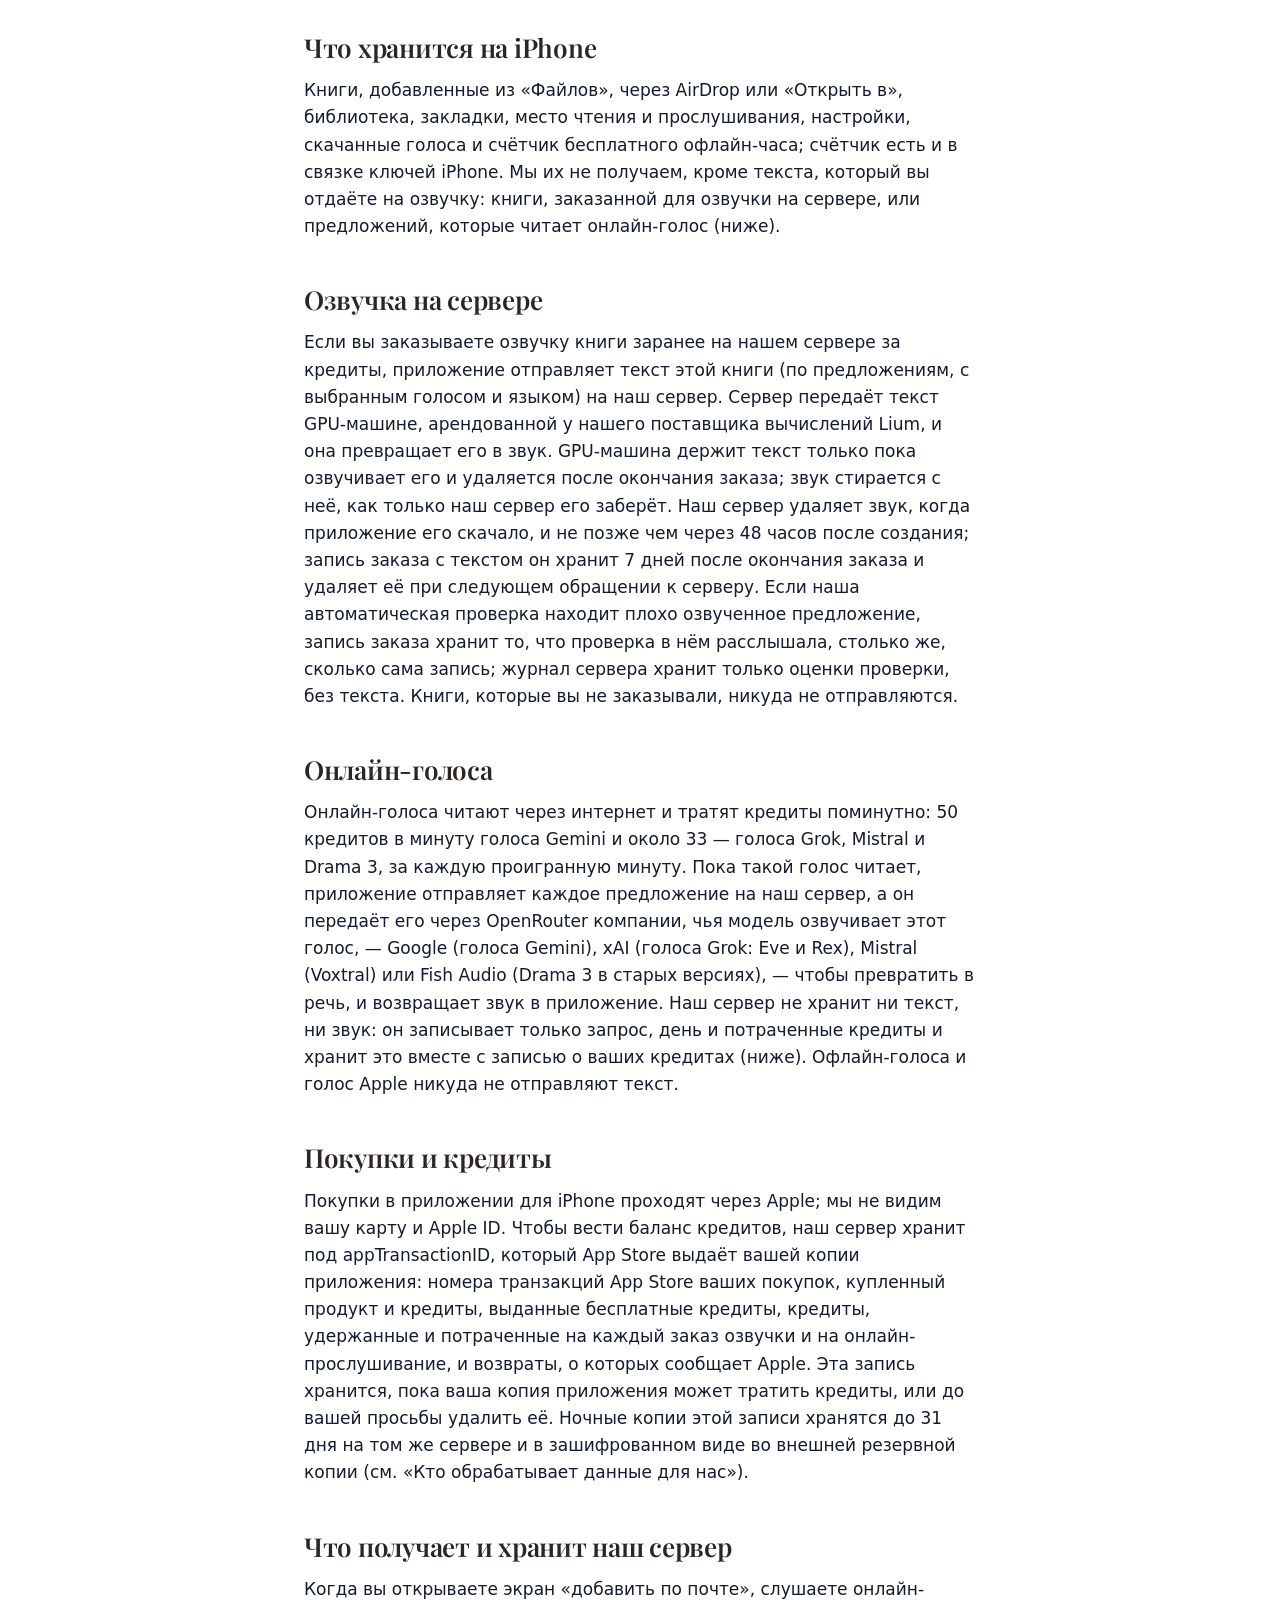
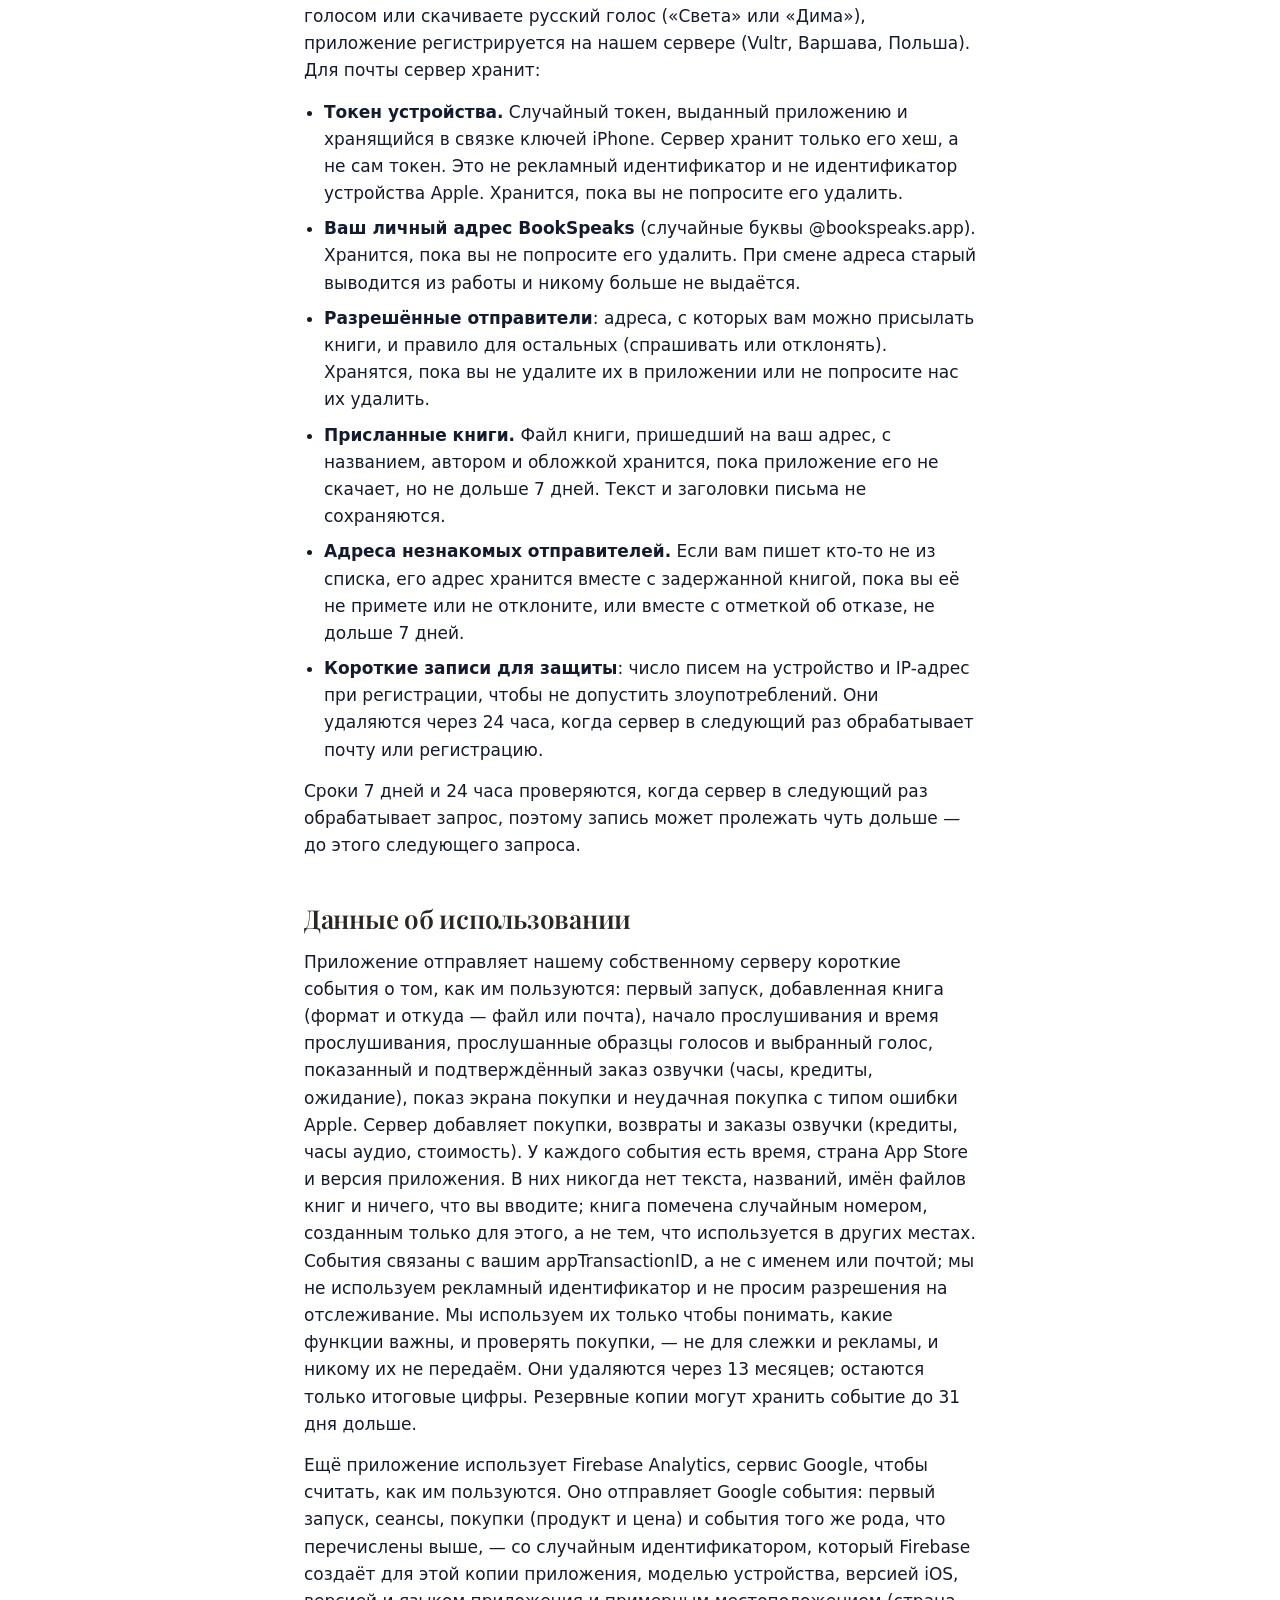
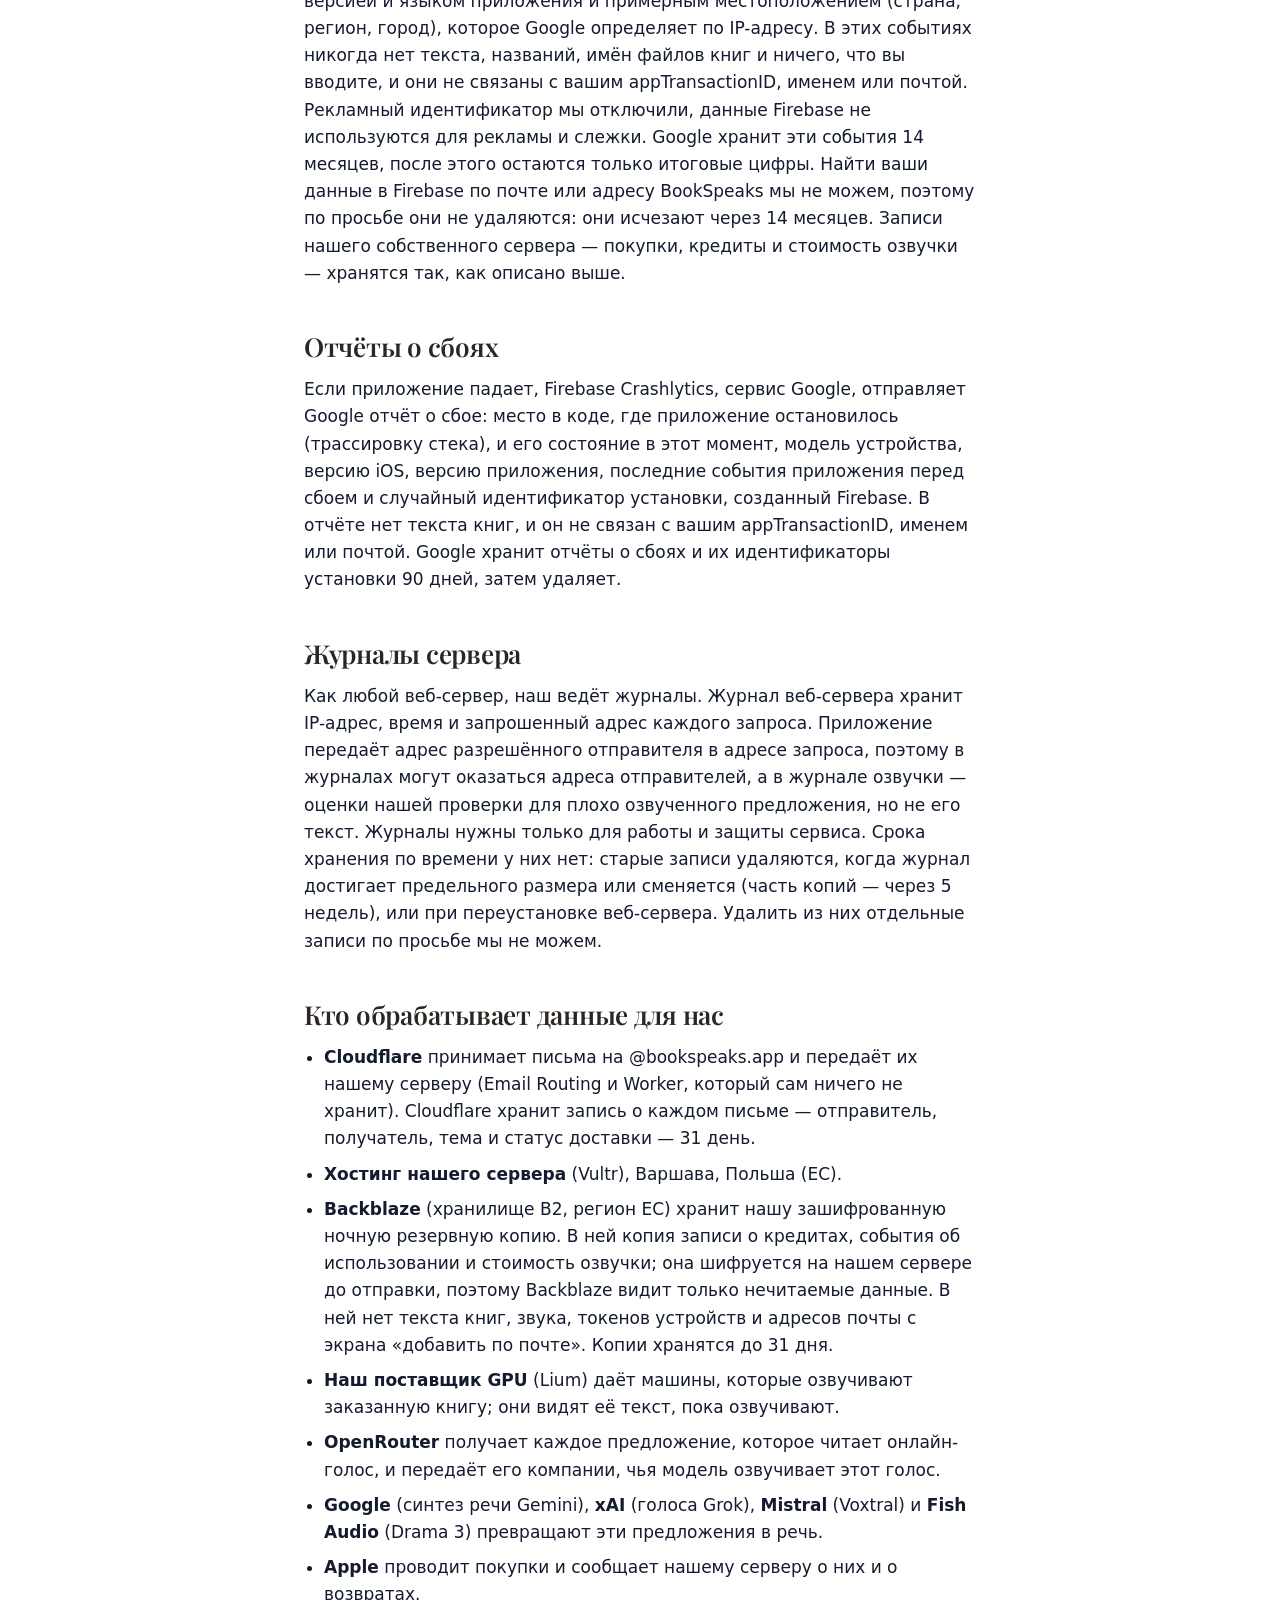
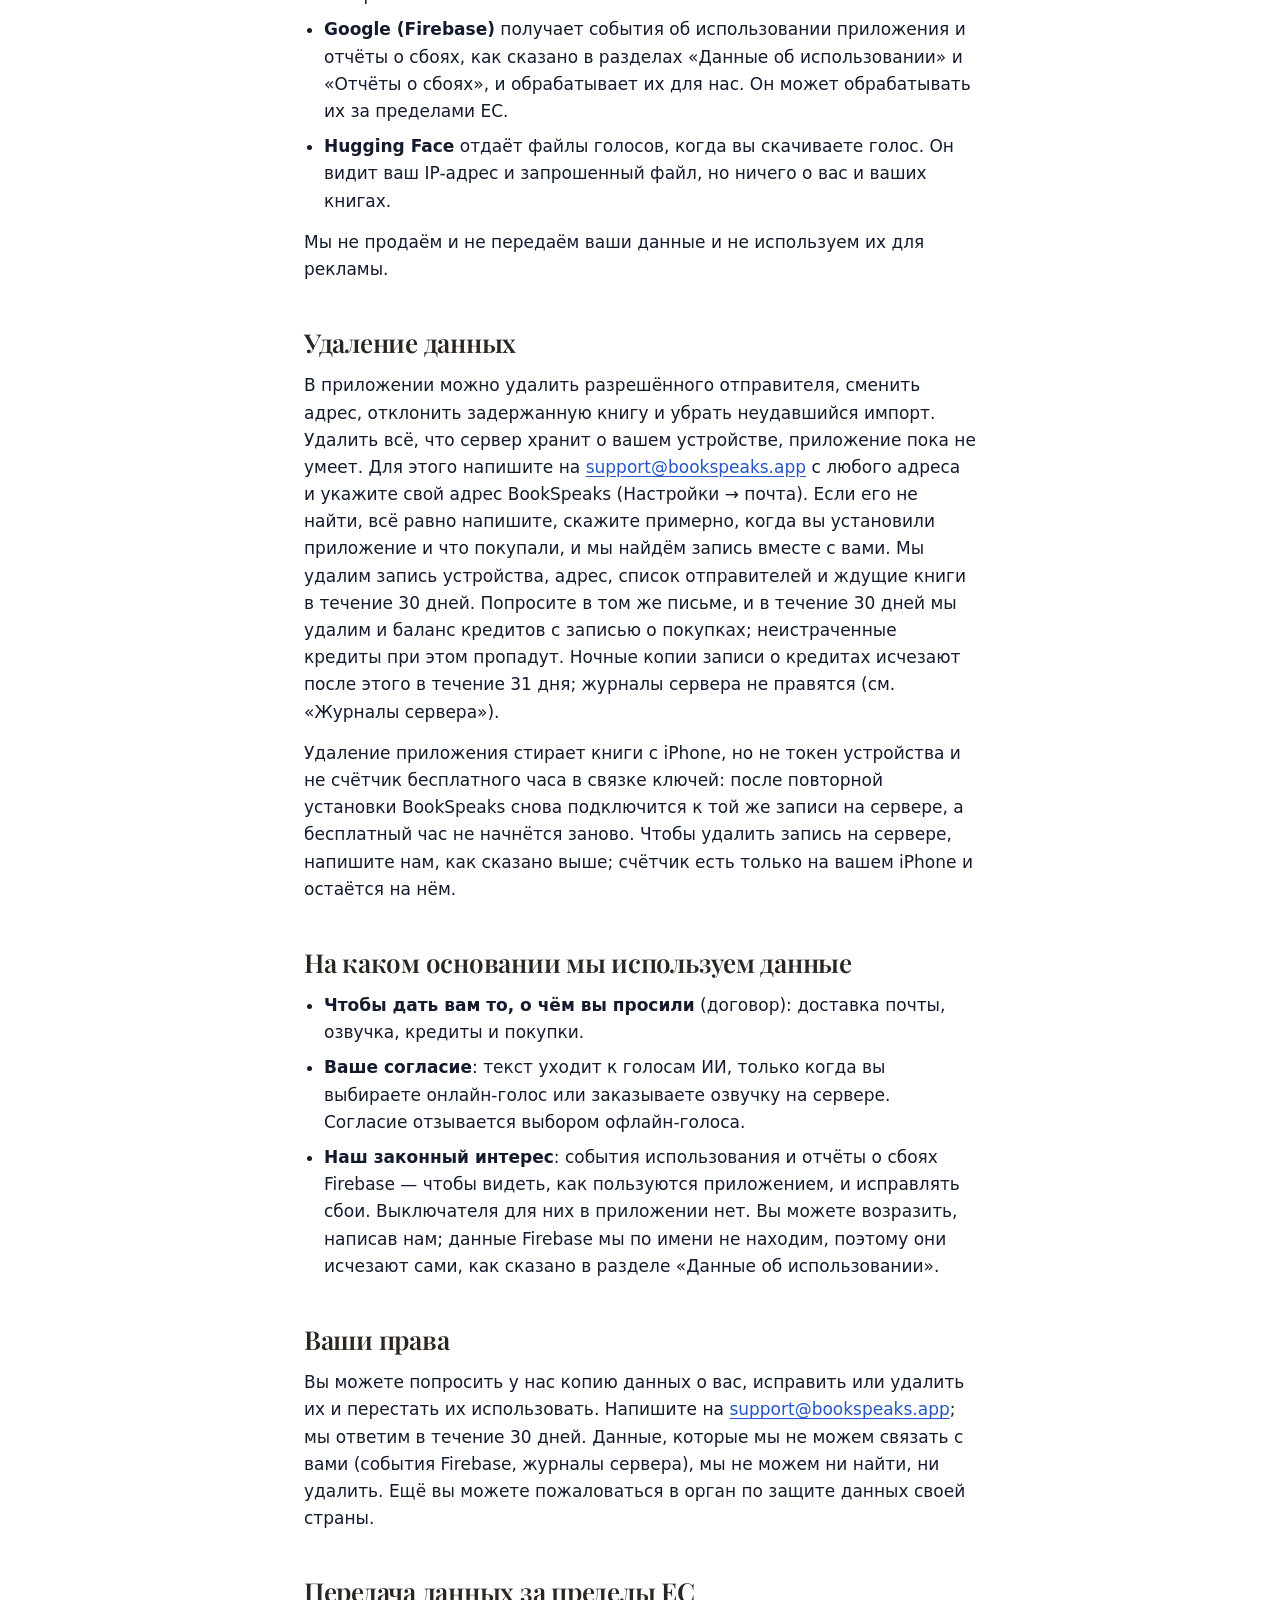
<file: privacy/index.html>
<!doctype html>
<html lang="en">
<head>
<meta charset="utf-8">
<meta name="viewport" content="width=device-width, initial-scale=1">
<title data-ru="Политика конфиденциальности — BookSpeaks">Privacy policy — BookSpeaks</title>
<meta name="description" content="The BookSpeaks privacy policy: what the iPhone app and its server collect, how long they keep it, who processes it for us, your rights and how to delete your data.">
<link rel="canonical" href="https://bookspeaks.app/privacy/">
<link rel="alternate" hreflang="en" href="https://bookspeaks.app/privacy/">
<link rel="alternate" hreflang="x-default" href="https://bookspeaks.app/privacy/">
<meta property="og:type" content="website">
<meta property="og:locale" content="en_US">
<meta property="og:url" content="https://bookspeaks.app/privacy/">
<meta property="og:title" content="Privacy policy — BookSpeaks">
<meta property="og:description" content="What BookSpeaks collects, how long it keeps it, who processes it, your rights and how to delete your data.">
<meta property="og:image" content="https://bookspeaks.app/assets/img/og.jpg">
<meta property="og:image:width" content="1200">
<meta property="og:image:height" content="630">
<meta name="twitter:card" content="summary_large_image">
<meta name="theme-color" content="#ffffff">
<link rel="icon" type="image/png" href="/assets/img/favicon.png">
<link rel="apple-touch-icon" href="/assets/img/apple-touch-icon.png">
<link rel="preload" href="/assets/fonts/bookspeaks-serif-600.woff2" as="font" type="font/woff2" crossorigin>
<link rel="stylesheet" href="/assets/site.css">
</head>
<body>
<a class="skip" href="#main" data-ru="К содержанию">Skip to content</a>

<header class="top">
  <div class="wrap top-row">
    <a class="brand" href="/" aria-label="BookSpeaks, home">
      <img src="/assets/img/icon.webp" alt="" width="40" height="40">
      <span>BookSpeaks</span>
    </a>
    <nav class="lang" aria-label="Language">
      <svg viewBox="0 0 24 24" width="18" height="18" fill="none" stroke="currentColor" stroke-width="1.6" aria-hidden="true"><circle cx="12" cy="12" r="9"/><path d="M3 12h18M12 3c2.5 2.6 3.8 5.6 3.8 9s-1.3 6.4-3.8 9c-2.5-2.6-3.8-5.6-3.8-9S9.5 5.6 12 3z"/></svg>
      <a href="#top" hreflang="en" lang="en" aria-label="English">EN</a><span aria-hidden="true">/</span><a href="#ru" hreflang="ru" lang="ru" aria-label="Русский">RU</a>
    </nav>
    <a class="pill" href="https://apps.apple.com/us/app/bookspeaks/id6818035285" data-ru="Скачать">Get the app</a>
  </div>
</header>

<main id="main" class="wrap doc">
<h1>BookSpeaks privacy policy</h1>
<p>Effective date: 24 October 2026. This policy covers BookSpeaks 1.0 for iPhone and the web upload page described below.</p>

<h2>Who we are</h2>
<p>BookSpeaks is run by Mikhail Derbichev, the name in the app's copyright line on the App Store. He decides what the
app and its server collect and why. Contact: <a href="mailto:support@bookspeaks.app">support@bookspeaks.app</a>.</p>

<h2>In short</h2>
<p>The BookSpeaks iPhone app requires no sign-in and uses no advertising or tracking. The separate web wallet and Claude connection are described below. To see how the app is used and to fix crashes it uses
Google's Firebase Analytics and Crashlytics, without the advertising ID. Reading
and offline voices work on your iPhone, and your library and reading position are kept there. Our server is used for
sending books to the app by e-mail, for voicing a book you order, for the online voices, for your credits and
purchases, and for our own usage records, and it keeps as little as that needs.</p>

<h2>What is kept on your iPhone</h2>
<p>Books you add from Files, AirDrop or “Open in”, your library, bookmarks, reading and listening position,
settings, downloaded voices and the count of your free offline hour; the count is also in the iPhone keychain. We do not receive them, except the text you
send to be voiced: a book you order for server voicing, or the sentences an online voice reads (below).</p>

<h2>Server voicing</h2>
<p>If you order a book to be voiced ahead of time on our server, paid in credits, the app sends that book's text
(split into sentences, with the chosen voice and language) to our server. The server passes the text to a GPU machine
rented from our GPU provider, Lium, and that machine turns it into audio. The GPU machine keeps the text only while it voices it and is
removed when the job ends; the audio is deleted from it as soon as our server collects it. Our server deletes the
audio when the app has downloaded it, and at most 48 hours after it was made; it keeps the job record with the text
for 7 days after the job ends, then deletes it when it next handles a request. If our automatic check finds a sentence
that was voiced badly, the job record keeps what the check heard for that sentence, as long as the record itself; the server log keeps only the
check's scores, no text. Books
you do not order are never sent.</p>

<h2>Online voices</h2>
<p>The online voices read over the internet and spend credits by the minute: 50 credits a minute for the Gemini voices
and about 33 for the Grok, Mistral and Drama 3 voices, charged per minute played. While one reads, the app
sends each sentence to our server, which passes it through OpenRouter to the company whose model speaks that voice —
Google (the Gemini voices), xAI (the Grok voices Eve and Rex), Mistral (Voxtral) or Fish Audio (Drama 3 in older versions) — to turn it into speech, and streams the audio back.
Our server does not keep the text or the audio: it records only the request, the day and the credits spent, and keeps
that with your credit record (below). Offline voices and the Apple voice never send text anywhere.</p>

<h2>Purchases and credits</h2>
<p>Purchases in the iPhone app are made through Apple; we never see your card or Apple ID. To keep your credit balance, our server
records, under the appTransactionID that the App Store gives your copy of the app: the App Store transaction ids of
your purchases, the product and credits bought, the free credits granted, the credits held and spent for each voicing
order and for online listening, and refunds Apple reports to us. This record is kept while your copy of the app may use its credits, until you ask us to delete it. Nightly copies of
it are kept for up to 31 days, on the same server and, encrypted, in an off-site backup (see “Who processes data for us”).</p>

<h2>What our server receives and keeps</h2>
<p>When you open the “add by mail” screen, listen with an online voice or download a Russian voice (“Света” or
“Дима”), the app registers with our server (Vultr, Warsaw, Poland). For mail, the server keeps:</p>
<ul>
<li><b>Device token.</b> A random token issued to the app, kept in the iPhone keychain. The server stores only its
hash, not the token. It is not the advertising ID or any Apple device ID. Kept until you ask us to delete it.</li>
<li><b>Your personal BookSpeaks address</b> (random letters @bookspeaks.app). Kept until you ask us to delete it.
When you change the address, the old one is retired and never given to anyone else.</li>
<li><b>Approved senders</b>: the e-mail addresses you allow to send you books, and your rule for other senders
(ask or reject). Kept until you remove them in the app or ask us to delete them.</li>
<li><b>Mailed books.</b> A book file sent to your address, with its title, author and cover, is kept until the app
downloads it, and at most 7 days. The text and headers of the e-mail are not kept.</li>
<li><b>Addresses of unknown senders.</b> If someone not on your list mails you, their address is kept with the held
book until you accept or decline it, or with the rejection note, at most 7 days.</li>
<li><b>Short-lived security records</b>: the number of mails per device and the IP address used to
register, to stop abuse. They are deleted after 24 hours, when the server next handles mail or a registration.</li>
</ul>
<p>The 7-day and 24-hour limits are enforced when the server next handles a request, so a record can outlive them
by the time until that next request.</p>

<h2>Usage data</h2>
<p>The app sends our own server short events about how it is used: first launch, a book imported (its format and
whether by file or mail), listening started and listening time, voice samples played and the voice chosen, a voicing
order shown and confirmed (hours, credits, wait), the purchase screen shown, and a failed purchase with Apple's error
type. Our server adds purchases, refunds and voicing jobs (credits, audio hours, cost). Each event has its time, the
App Store country and the app version. They never contain book text, titles, file names or anything you type; a book
is marked by a random number made only for this, not the id used elsewhere. Events are linked to your appTransactionID,
not to your name or e-mail; we do not use the advertising ID and do not ask to track you. We use them only to
understand which features matter and to check purchases, not for tracking or advertising, and we do not share them.
They are deleted after 13 months; only totals are kept. Backups can hold an event up to 31 days longer.</p>
<p>The app also uses Firebase Analytics, a Google service, to count how it is used. It sends Google events such as
the first launch, sessions, purchases (product and price) and the kinds of events listed above, with a
random app-instance ID that Firebase makes for this copy of the app, the device model, iOS version, app version and
language, and an approximate location (country, region, city) that Google derives from your IP address. These events
never contain book text, titles, file names or anything you type, and they are not linked to your appTransactionID,
your name or your e-mail. We have turned off the advertising ID, and Firebase data is not used for advertising or
tracking. Google keeps this event data for 14 months; after that only totals remain. We cannot find your Firebase data
by your e-mail or BookSpeaks address, so it is not deleted on request: it ages out after 14 months. The records our own
server keeps — purchases, credits and voicing costs — stay as described above.</p>

<h2>Crash reports</h2>
<p>If the app crashes, Firebase Crashlytics, a Google service, sends Google a crash report: where in the code the app
stopped (the stack trace) and its state at that moment, the device model, iOS version, app version, the last app events
before the crash, and a random installation ID made by Firebase. A crash report contains no book text and is not
linked to your appTransactionID, your name or your e-mail. Google keeps crash reports and their installation IDs for
90 days, then deletes them.</p>

<h2>Server logs</h2>
<p>Like any web server, ours writes logs. The web server's log holds the IP address, time and requested address of
each request. Because the app sends an approved sender's e-mail address as part of the request address, logs can
contain sender addresses, and the voicing log holds the scores of our check for a badly voiced sentence, never its text. Logs are
used only to run and protect the service. They have no fixed time limit: older entries are deleted as the logs reach
their size limit or are rotated (some copies after 5 weeks), or when the web server is reinstalled. We cannot delete
single entries from them on request.</p>

<h2>Who processes data for us</h2>
<ul>
<li><b>Cloudflare</b> receives mail sent to @bookspeaks.app and passes it to our server (Email Routing and
a Worker that stores nothing itself). Cloudflare keeps a record of each mail — sender, recipient, subject and
delivery status — for 31 days.</li>
<li><b>Our server host</b> (Vultr), in Warsaw, Poland (EU).</li>
<li><b>Backblaze</b> (B2 storage, EU region) holds our encrypted nightly backup. It is a copy of the credit
record, the usage events and the voicing costs, encrypted on our
server before it leaves, so Backblaze sees only unreadable data. It holds no book text, audio, device tokens or mail
addresses of the “add by mail” screen. Backups are kept for up to 31 days.</li>
<li><b>Our GPU provider</b> (Lium) runs the machines that voice a book you order; they see its text while voicing it.</li>
<li><b>OpenRouter</b> receives each sentence an online voice reads and passes it to the company whose model speaks
that voice.</li>
<li><b>Google</b> (Gemini text-to-speech), <b>xAI</b> (Grok voices), <b>Mistral</b> (Voxtral) and <b>Fish Audio</b> (Drama 3) turn those sentences into speech.</li>
<li><b>Apple</b> processes purchases and tells our server about them and about refunds.</li>
<li><b>Google (Firebase)</b> receives the app's usage events and crash reports, as described in “Usage data” and
“Crash reports”, and processes them for us. It may process them outside the EU.</li>
<li><b>Hugging Face</b> serves voice files when you download a voice. It sees your IP address and the file requested,
nothing about you or your books.</li>
</ul>
<p>We do not sell or share your data, and we do not use it for advertising.</p>

<h2>Deleting your data</h2>
<p>In the app you can remove an approved sender, change your address, decline a held book and discard a failed
import. The app cannot yet delete everything the server keeps about your device. To delete it, write to
<a href="mailto:support@bookspeaks.app">support@bookspeaks.app</a> from any address and include your BookSpeaks
address (Settings → mail). If you cannot find it, write anyway, say roughly when you installed the app and what you bought,
and we will find the record with you. We delete the device record, the address, the sender list and any waiting books within
30 days. Ask in the same letter and we also delete your credit balance and purchase record within 30 days;
unspent credits are lost. Nightly copies of the credit record age out within 31 days after that; server logs are not
edited (see “Server logs”).</p>
<p>Deleting the app removes your books from the iPhone, but not the device token and the free-hour counter in the iPhone
keychain: if you install BookSpeaks again, it reconnects to the same server record and the free hour is not renewed. Ask
us to delete the server record as above; the counter is only on your iPhone and stays there.</p>

<h2>Why we may use your data</h2>
<ul>
<li><b>To give you what you asked for</b> (a contract): mail delivery, voicing, credits and purchases.</li>
<li><b>Your consent</b>: text goes to the AI voices only when you choose an online voice or order a server voicing. You
withdraw it by choosing an offline voice.</li>
<li><b>Our legitimate interest</b>: Firebase usage events and crash reports, to see how the app is used and to fix crashes.
The app has no switch for them. You can object by writing to us; we cannot find Firebase data by your name, so it
ages out as described in “Usage data”.</li>
</ul>

<h2>Your rights</h2>
<p>You can ask us for a copy of the data we hold about you, to correct or delete it, and to stop using it. Write to
<a href="mailto:support@bookspeaks.app">support@bookspeaks.app</a>; we answer within 30 days. Data we cannot link to you
(Firebase events, server logs) we cannot look up or delete. You can also complain to the data protection authority of
your country.</p>

<h2>Transfers outside the EU</h2>
<p>Our server and its backups are in the EU (Vultr in Warsaw, Backblaze EU region). These processors may handle data
outside the EU: Google (Firebase, Gemini voices), xAI (Grok voices), Mistral (Voxtral), Fish Audio (Drama 3), OpenRouter, Lium (the GPU machines that voice a book
you order), Cloudflare (mail and the web connection) and Hugging Face (voice downloads).</p>

<h2>Web wallets and Claude</h2>
<p>For the BookSpeaks connection at bookspeaks.app/mcp, Cloudflare handles HTTPS and forwards connection requests, book uploads and audio downloads between your client and our server. Cloudflare therefore processes your IP address, request metadata and the data sent through this route, including authorization credentials, uploaded book text and downloaded audio. Our gateway code does not log, store or cache these request or response bodies. Cloudflare&#x27;s own security processing also applies.</p>
<p>When this feature is enabled, you can connect BookSpeaks in Claude and create a separate web wallet without an iPhone. Its initial balance is zero; it is not linked to your Apple purchases or iPhone balance. We store a random wallet identifier and a hash of its recovery key, not the key itself. The connection lets Claude use your balance, upload, quotation and narration tools. The workflow asks for approval before spending credits.</p>
<p>The browser consent page uses a necessary secure cookie for ten minutes. We store the connecting application&#x27;s identifier, name and callback addresses, pending consent and hashed authorization credentials. Consent expires after ten minutes, authorization codes after two minutes, access tokens after one hour and refresh tokens after 30 days. Rotated refresh hashes remain until their original expiry to detect reuse. Expired records are cleaned at startup and on later connection requests. Client metadata becomes eligible for deletion after 90 days without use when no live credential or pending consent remains. Abuse-prevention counters store the client address, route, count and expiry; connection counters expire after at most an hour and wallet-registration rows are pruned on a later registration. Normal server-log retention also applies.</p>
<p>You select a TXT or EPUB in the upload card or browser page, and it is sent to our server through Cloudflare when using the bookspeaks.app connection. MCP tools return book metadata, quotes, status and private audio links to Claude, without the book text in tool arguments. A file you separately attach or paste into Claude is subject to Anthropic&#x27;s own handling. An unsubmitted upload becomes eligible for deletion after 24 hours. Staging data is removed when narration starts. Finished job records become eligible for deletion seven days after submission, and audio after 48 hours. Cleanup is request-driven and can happen later. Queued or running text is retained until the order finishes or is cancelled and cleanup applies. GPU processing uses Lium as described above. These upload and consent pages use no advertising or analytics scripts.</p>
<p>When web top-ups are enabled, Creem separately processes checkout and payment details. Our credit record stores the wallet identifier, checkout and order references, product, amount, currency, credits, payment confirmation and refund or dispute adjustments. We do not receive your card details. A signed payment notification is required to add credits; returning from checkout is not proof of payment. Credit and payment records remain while the balance can be used and for reconciliation, subject to deletion requests and applicable retention duties. The encrypted backup retention described above also applies.</p>
<p>For connection revocation or web-wallet deletion, contact support@bookspeaks.app with your wallet identifier or checkout reference. Do not email recovery keys, access tokens or card details. We verify ownership before making changes. Disconnecting in Claude does not itself erase completed orders, credit records or the payment provider&#x27;s records. Creem and Anthropic also process information under their own privacy policies.</p>

<h2>Web upload page</h2>
<p>The page bookspeaks.app/friend/ is separate from the app and opens only from a personal link. It lets you upload a TXT
or EPUB book and get it voiced by a server voice. The link's token is in the address after “#”, which your browser never
sends to bookspeaks.app; the page sends it to our server. The book is voiced as in “Server voicing”, and the book, its
text and its audio are kept for 7 days after upload, then deleted. The page sets no cookies and uses no analytics.</p>

<h2>Children</h2>
<p>BookSpeaks is not directed at children under 13 and we do not knowingly collect their data. If you believe a child
has sent us data, write to us and we will delete it.</p>

<h2>Changes</h2>
<p>If this policy changes, we will update this page and its effective date. New kinds of data will be described here
before they ship.</p>

<h2>Contact</h2>
<p><a href="mailto:support@bookspeaks.app">support@bookspeaks.app</a></p>

<hr>

<section id="ru" lang="ru">
<h1>Политика конфиденциальности BookSpeaks</h1>
<p>Действует с 24 октября 2026 года. Относится к BookSpeaks 1.0 для iPhone и странице загрузки книг в браузере, описанной ниже.</p>

<h2>Кто мы</h2>
<p>BookSpeaks ведёт Михаил Дербичев — это имя в строке об авторских правах приложения в App Store. Он решает, какие
данные собирают приложение и сервер и зачем. Связь: <a href="mailto:support@bookspeaks.app">support@bookspeaks.app</a>.</p>

<h2>Коротко</h2>
<p>Приложение BookSpeaks для iPhone не требует входа, не использует рекламу и слежку. Отдельный кошелёк в браузере и подключение Claude описаны ниже. Чтобы видеть, как пользуются приложением, и исправлять сбои, оно
использует Firebase Analytics и Crashlytics от Google, без рекламного идентификатора. Чтение и
офлайн-голоса работают на iPhone, библиотека и место чтения хранятся на нём. Наш сервер нужен для отправки книг в
приложение по почте, для озвучки заказанной книги, для онлайн-голосов, для ваших кредитов и покупок и для наших
собственных записей об использовании, и хранит лишь то, что для этого необходимо.</p>

<h2>Что хранится на iPhone</h2>
<p>Книги, добавленные из «Файлов», через AirDrop или «Открыть в», библиотека, закладки, место чтения и
прослушивания, настройки, скачанные голоса и счётчик бесплатного офлайн-часа; счётчик есть и в связке ключей iPhone. Мы их не получаем, кроме текста,
который вы отдаёте на озвучку: книги, заказанной для озвучки на сервере, или предложений, которые читает
онлайн-голос (ниже).</p>

<h2>Озвучка на сервере</h2>
<p>Если вы заказываете озвучку книги заранее на нашем сервере за кредиты, приложение отправляет текст этой книги
(по предложениям, с выбранным голосом и языком) на наш сервер. Сервер передаёт текст GPU-машине, арендованной
у нашего поставщика вычислений Lium, и она превращает его в звук. GPU-машина держит текст только пока озвучивает его и удаляется
после окончания заказа; звук стирается с неё, как только наш сервер его заберёт. Наш сервер удаляет звук, когда
приложение его скачало, и не позже чем через 48 часов после создания; запись заказа с текстом он хранит 7 дней после
окончания заказа и удаляет её при следующем обращении к серверу. Если наша автоматическая проверка находит плохо
озвученное предложение, запись заказа хранит то, что проверка в нём расслышала, столько же, сколько сама запись; журнал сервера хранит только
оценки проверки, без текста.
Книги, которые вы не заказывали, никуда не отправляются.</p>

<h2>Онлайн-голоса</h2>
<p>Онлайн-голоса читают через интернет и тратят кредиты поминутно: 50 кредитов в минуту голоса Gemini и около 33 — голоса
Grok, Mistral и Drama 3, за каждую проигранную минуту. Пока такой голос читает, приложение
отправляет каждое предложение на наш сервер, а он передаёт его через OpenRouter компании, чья модель озвучивает этот
голос, — Google (голоса Gemini), xAI (голоса Grok: Eve и Rex), Mistral (Voxtral) или Fish Audio (Drama 3 в старых версиях), — чтобы превратить в речь, и
возвращает звук в приложение. Наш сервер не хранит ни текст, ни звук: он записывает только запрос, день и потраченные кредиты и хранит это вместе
с записью о ваших кредитах (ниже). Офлайн-голоса и голос Apple никуда не отправляют текст.</p>

<h2>Покупки и кредиты</h2>
<p>Покупки в приложении для iPhone проходят через Apple; мы не видим вашу карту и Apple ID. Чтобы вести баланс кредитов, наш сервер хранит
под appTransactionID, который App Store выдаёт вашей копии приложения: номера транзакций App Store ваших покупок,
купленный продукт и кредиты, выданные бесплатные кредиты, кредиты, удержанные и потраченные на каждый заказ озвучки
и на онлайн-прослушивание, и возвраты, о которых сообщает Apple. Эта запись хранится, пока ваша копия приложения может тратить кредиты, или до вашей просьбы удалить её. Ночные копии
этой записи хранятся до 31 дня на том же сервере и в зашифрованном виде во внешней резервной копии (см. «Кто обрабатывает данные для нас»).</p>

<h2>Что получает и хранит наш сервер</h2>
<p>Когда вы открываете экран «добавить по почте», слушаете онлайн-голосом или скачиваете русский голос («Света» или
«Дима»), приложение регистрируется на нашем сервере (Vultr, Варшава, Польша). Для почты сервер хранит:</p>
<ul>
<li><b>Токен устройства.</b> Случайный токен, выданный приложению и хранящийся в связке ключей iPhone. Сервер хранит
только его хеш, а не сам токен. Это не рекламный идентификатор и не идентификатор устройства Apple. Хранится, пока
вы не попросите его удалить.</li>
<li><b>Ваш личный адрес BookSpeaks</b> (случайные буквы @bookspeaks.app). Хранится, пока вы не попросите его удалить.
При смене адреса старый выводится из работы и никому больше не выдаётся.</li>
<li><b>Разрешённые отправители</b>: адреса, с которых вам можно присылать книги, и правило для остальных
(спрашивать или отклонять). Хранятся, пока вы не удалите их в приложении или не попросите нас их удалить.</li>
<li><b>Присланные книги.</b> Файл книги, пришедший на ваш адрес, с названием, автором и обложкой хранится, пока
приложение его не скачает, но не дольше 7 дней. Текст и заголовки письма не сохраняются.</li>
<li><b>Адреса незнакомых отправителей.</b> Если вам пишет кто-то не из списка, его адрес хранится вместе с
задержанной книгой, пока вы её не примете или не отклоните, или вместе с отметкой об отказе, не дольше 7 дней.</li>
<li><b>Короткие записи для защиты</b>: число писем на устройство и IP-адрес при регистрации, чтобы не
допустить злоупотреблений. Они удаляются через 24 часа, когда сервер в следующий раз обрабатывает почту или
регистрацию.</li>
</ul>
<p>Сроки 7 дней и 24 часа проверяются, когда сервер в следующий раз обрабатывает запрос, поэтому запись может
пролежать чуть дольше — до этого следующего запроса.</p>

<h2>Данные об использовании</h2>
<p>Приложение отправляет нашему собственному серверу короткие события о том, как им пользуются: первый запуск,
добавленная книга (формат и откуда — файл или почта), начало прослушивания и время прослушивания, прослушанные
образцы голосов и выбранный голос, показанный и подтверждённый заказ озвучки (часы, кредиты, ожидание), показ экрана
покупки и неудачная покупка с типом ошибки Apple. Сервер добавляет покупки, возвраты и заказы озвучки (кредиты, часы
аудио, стоимость). У каждого события есть время, страна App Store и версия приложения. В них никогда нет текста,
названий, имён файлов книг и ничего, что вы вводите; книга помечена случайным номером, созданным только для этого, а не тем, что используется в других местах.
События связаны с вашим appTransactionID, а не с именем или почтой; мы не используем рекламный идентификатор и не
просим разрешения на отслеживание. Мы используем их только чтобы понимать, какие функции важны, и проверять покупки, —
не для слежки и рекламы, и никому их не передаём. Они удаляются через 13 месяцев; остаются только итоговые цифры.
Резервные копии могут хранить событие до 31 дня дольше.</p>
<p>Ещё приложение использует Firebase Analytics, сервис Google, чтобы считать, как им пользуются. Оно отправляет Google
события: первый запуск, сеансы, покупки (продукт и цена) и события того же рода, что перечислены
выше, — со случайным идентификатором, который Firebase создаёт для этой копии приложения, моделью устройства, версией
iOS, версией и языком приложения и примерным местоположением (страна, регион, город), которое Google определяет по
IP-адресу. В этих событиях никогда нет текста, названий, имён файлов книг и ничего, что вы вводите, и они не связаны с
вашим appTransactionID, именем или почтой. Рекламный идентификатор мы отключили, данные Firebase не используются для
рекламы и слежки. Google хранит эти события 14 месяцев, после этого остаются только итоговые цифры. Найти ваши данные
в Firebase по почте или адресу BookSpeaks мы не можем, поэтому по просьбе они не удаляются: они исчезают через 14
месяцев. Записи нашего собственного сервера — покупки, кредиты и стоимость озвучки — хранятся так, как описано выше.</p>

<h2>Отчёты о сбоях</h2>
<p>Если приложение падает, Firebase Crashlytics, сервис Google, отправляет Google отчёт о сбое: место в коде, где
приложение остановилось (трассировку стека), и его состояние в этот момент, модель устройства, версию iOS, версию
приложения, последние события приложения перед сбоем и случайный идентификатор установки, созданный Firebase. В отчёте
нет текста книг, и он не связан с вашим appTransactionID, именем или почтой. Google хранит отчёты о сбоях и их
идентификаторы установки 90 дней, затем удаляет.</p>

<h2>Журналы сервера</h2>
<p>Как любой веб-сервер, наш ведёт журналы. Журнал веб-сервера хранит IP-адрес, время и запрошенный адрес каждого
запроса. Приложение передаёт адрес разрешённого отправителя в адресе запроса, поэтому в журналах могут оказаться адреса
отправителей, а в журнале озвучки — оценки нашей проверки для плохо озвученного предложения, но не его текст. Журналы нужны
только для работы и защиты сервиса. Срока хранения по времени у них нет: старые записи удаляются, когда журнал
достигает предельного размера или сменяется (часть копий — через 5 недель), или при переустановке веб-сервера.
Удалить из них отдельные записи по просьбе мы не можем.</p>

<h2>Кто обрабатывает данные для нас</h2>
<ul>
<li><b>Cloudflare</b> принимает письма на @bookspeaks.app и передаёт их нашему серверу (Email Routing и
Worker, который сам ничего не хранит). Cloudflare хранит запись о каждом письме — отправитель, получатель, тема и
статус доставки — 31 день.</li>
<li><b>Хостинг нашего сервера</b> (Vultr), Варшава, Польша (ЕС).</li>
<li><b>Backblaze</b> (хранилище B2, регион ЕС) хранит нашу зашифрованную ночную резервную копию. В ней копия записи
о кредитах, события об использовании и стоимость озвучки;
она шифруется на нашем сервере до отправки, поэтому Backblaze видит только нечитаемые данные. В ней нет текста книг,
звука, токенов устройств и адресов почты с экрана «добавить по почте». Копии хранятся до 31 дня.</li>
<li><b>Наш поставщик GPU</b> (Lium) даёт машины, которые озвучивают заказанную книгу; они видят её текст, пока
озвучивают.</li>
<li><b>OpenRouter</b> получает каждое предложение, которое читает онлайн-голос, и передаёт его компании, чья модель
озвучивает этот голос.</li>
<li><b>Google</b> (синтез речи Gemini), <b>xAI</b> (голоса Grok), <b>Mistral</b> (Voxtral) и <b>Fish Audio</b> (Drama 3) превращают эти предложения в речь.</li>
<li><b>Apple</b> проводит покупки и сообщает нашему серверу о них и о возвратах.</li>
<li><b>Google (Firebase)</b> получает события об использовании приложения и отчёты о сбоях, как сказано в разделах
«Данные об использовании» и «Отчёты о сбоях», и обрабатывает их для нас. Он может обрабатывать их за пределами ЕС.</li>
<li><b>Hugging Face</b> отдаёт файлы голосов, когда вы скачиваете голос. Он видит ваш IP-адрес и запрошенный файл,
но ничего о вас и ваших книгах.</li>
</ul>
<p>Мы не продаём и не передаём ваши данные и не используем их для рекламы.</p>

<h2>Удаление данных</h2>
<p>В приложении можно удалить разрешённого отправителя, сменить адрес, отклонить задержанную книгу и убрать
неудавшийся импорт. Удалить всё, что сервер хранит о вашем устройстве, приложение пока не умеет. Для этого напишите
на <a href="mailto:support@bookspeaks.app">support@bookspeaks.app</a> с любого адреса и укажите свой адрес BookSpeaks
(Настройки → почта). Если его не найти, всё равно напишите, скажите примерно, когда вы установили приложение и что
покупали, и мы найдём запись вместе с вами. Мы удалим запись устройства, адрес, список отправителей и ждущие книги в течение 30 дней.
Попросите в том же письме, и в течение 30 дней мы удалим и баланс кредитов с записью о покупках; неистраченные
кредиты при этом пропадут. Ночные копии записи о кредитах исчезают после этого в течение 31 дня; журналы сервера не
правятся (см. «Журналы сервера»).</p>
<p>Удаление приложения стирает книги с iPhone, но не токен устройства и не счётчик бесплатного часа в связке ключей:
после повторной установки BookSpeaks снова подключится к той же записи на сервере, а бесплатный час не начнётся заново.
Чтобы удалить запись на сервере, напишите нам, как сказано выше; счётчик есть только на вашем iPhone и остаётся на нём.</p>

<h2>На каком основании мы используем данные</h2>
<ul>
<li><b>Чтобы дать вам то, о чём вы просили</b> (договор): доставка почты, озвучка, кредиты и покупки.</li>
<li><b>Ваше согласие</b>: текст уходит к голосам ИИ, только когда вы выбираете онлайн-голос или заказываете озвучку на
сервере. Согласие отзывается выбором офлайн-голоса.</li>
<li><b>Наш законный интерес</b>: события использования и отчёты о сбоях Firebase — чтобы видеть, как пользуются
приложением, и исправлять сбои. Выключателя для них в приложении нет. Вы можете возразить, написав нам; данные Firebase
мы по имени не находим, поэтому они исчезают сами, как сказано в разделе «Данные об использовании».</li>
</ul>

<h2>Ваши права</h2>
<p>Вы можете попросить у нас копию данных о вас, исправить или удалить их и перестать их использовать. Напишите на
<a href="mailto:support@bookspeaks.app">support@bookspeaks.app</a>; мы ответим в течение 30 дней. Данные, которые мы не
можем связать с вами (события Firebase, журналы сервера), мы не можем ни найти, ни удалить. Ещё вы можете пожаловаться
в орган по защите данных своей страны.</p>

<h2>Передача данных за пределы ЕС</h2>
<p>Наш сервер и его резервные копии находятся в ЕС (Vultr в Варшаве, регион ЕС у Backblaze). Эти обработчики могут
работать с данными за пределами ЕС: Google (Firebase, голоса Gemini), xAI (голоса Grok), Mistral (Voxtral), Fish Audio (Drama 3), OpenRouter, Lium (GPU-машины,
которые озвучивают заказанную книгу), Cloudflare (почта и веб-подключение) и Hugging Face (загрузка голосов).</p>

<h2>Кошельки в браузере и Claude</h2>
<p>Для подключения BookSpeaks по адресу bookspeaks.app/mcp Cloudflare обслуживает HTTPS и передаёт запросы подключения, загружаемые книги и скачиваемое аудио между вашим клиентом и нашим сервером. Поэтому Cloudflare обрабатывает ваш IP-адрес, сведения о запросах и передаваемые по этому маршруту данные, включая данные авторизации, текст загружаемых книг и скачиваемое аудио. Код нашего шлюза не записывает в журналы, не хранит и не кеширует содержимое этих запросов и ответов. Также применяется собственная обработка Cloudflare для обеспечения безопасности.</p>
<p>Когда эта возможность включена, вы можете подключить BookSpeaks в Claude и создать отдельный кошелёк без iPhone. Его начальный баланс — ноль; он не связан с покупками Apple и балансом приложения на iPhone. Мы храним случайный идентификатор кошелька и хэш ключа восстановления, но не сам ключ. Подключение даёт Claude инструменты просмотра баланса, загрузки книги, расчёта цены и заказа озвучки. Перед расходованием кредитов пользователь должен подтвердить заказ.</p>
<p>Страница согласия использует необходимый защищённый cookie на десять минут. Мы храним идентификатор, имя и адреса обратного перехода подключаемого приложения, ожидающее согласие и хэши данных авторизации. Запрос согласия действует десять минут, код авторизации — две минуты, токен доступа — час, токен обновления — 30 дней. Хэши заменённых токенов обновления остаются до первоначального окончания срока, чтобы выявлять повторное использование. Просроченные записи очищаются при запуске сервера и последующих запросах подключения. Данные приложения подлежат удалению через 90 дней без обращений, если у него больше нет действующих токенов и ожидающего согласия. Счётчики защиты от злоупотреблений хранят адрес клиента, маршрут, число обращений и срок действия; счётчики подключений истекают не позднее чем через час, записи регистрации кошельков очищаются при последующей регистрации. Также действуют обычные сроки хранения серверных журналов.</p>
<p>Вы выбираете TXT или EPUB в карточке загрузки или на странице в браузере; при подключении через bookspeaks.app файл отправляется на наш сервер через Cloudflare. Инструменты MCP передают Claude сведения о книге, цену, состояние заказа и личные ссылки на звук, но не текст книги в аргументах вызовов. Если вы отдельно прикрепляете файл или вставляете текст в Claude, его обработку регулируют правила Anthropic. Книга без заказа озвучки подлежит удалению через 24 часа после загрузки. Промежуточные данные убираются при запуске озвучки. Записи завершённого заказа подлежат удалению через семь дней после отправки заказа, звук — через 48 часов. Очистка выполняется при последующих запросах и может произойти позднее. Текст ожидающего или выполняемого заказа сохраняется до завершения или отмены и последующей очистки. Для озвучки используется GPU у Lium, как описано выше. На страницах загрузки и согласия нет рекламных и аналитических скриптов.</p>
<p>Когда включены пополнения в браузере, сведения об оформлении и оплате отдельно обрабатывает Creem. Наша запись кредитов хранит идентификатор кошелька, номера оформления платежа и заказа, продукт, сумму, валюту, кредиты, подтверждение оплаты и изменения при возвратах или оспаривании. Мы не получаем данные вашей карты. Для начисления кредитов нужно подписанное уведомление об успешном платеже; переход со страницы оплаты сам по себе ничего не подтверждает. Записи кредитов и платежей сохраняются, пока баланс можно использовать и пока они нужны для сверки, с учётом запросов удаления и применимых обязанностей по хранению. Описанные выше сроки зашифрованных резервных копий также действуют.</p>
<p>Чтобы отозвать подключение или запросить удаление кошелька, напишите на support@bookspeaks.app и укажите идентификатор кошелька или номер оформления платежа. Не отправляйте по почте ключ восстановления, токен доступа или данные карты. Перед изменениями мы проверим владение кошельком. Отключение в Claude само по себе не удаляет завершённые заказы, записи кредитов и платёжные записи у провайдера. Creem и Anthropic также обрабатывают сведения по своим политикам конфиденциальности.</p>

<h2>Страница загрузки в браузере</h2>
<p>Страница bookspeaks.app/friend/ существует отдельно от приложения и открывается только по личной ссылке. На ней можно
загрузить книгу TXT или EPUB и получить её озвученной голосом сервера. Токен ссылки стоит в адресе после «#», который
браузер не отправляет на bookspeaks.app; страница отправляет его на наш сервер. Книга озвучивается так, как описано в
разделе «Озвучка на сервере», а сама книга, её текст и звук хранятся 7 дней после загрузки, затем удаляются. Страница не
ставит cookie и не использует аналитику.</p>

<h2>Дети</h2>
<p>BookSpeaks не предназначен для детей младше 13 лет, и мы сознательно не собираем их данные. Если вы считаете, что
ребёнок передал нам данные, напишите нам, и мы их удалим.</p>

<h2>Изменения</h2>
<p>Если политика изменится, мы обновим эту страницу и дату вступления в силу. Новые виды данных мы опишем здесь до
их выхода.</p>

<h2>Связь</h2>
<p><a href="mailto:support@bookspeaks.app">support@bookspeaks.app</a></p>

</section>
</main>

<footer class="foot">
  <div class="wrap foot-row">
    <div class="foot-brand">
      <img src="/assets/img/icon.webp" alt="" width="40" height="40" loading="lazy">
      <div>
        <p class="foot-name">BookSpeaks</p>
        <p><a href="https://apps.apple.com/us/app/bookspeaks/id6818035285" data-ru="Загрузить в App Store">Download on the App Store</a></p>
      </div>
    </div>
    <nav class="foot-nav" aria-label="Footer">
      <a href="/support/" data-ru="Поддержка" data-ru-href="/support/#ru">Support</a>
      <a href="/privacy/" data-ru="Конфиденциальность" data-ru-href="/privacy/#ru">Privacy</a>
      <nav class="lang" aria-label="Language">
        <svg viewBox="0 0 24 24" width="18" height="18" fill="none" stroke="currentColor" stroke-width="1.6" aria-hidden="true"><circle cx="12" cy="12" r="9"/><path d="M3 12h18M12 3c2.5 2.6 3.8 5.6 3.8 9s-1.3 6.4-3.8 9c-2.5-2.6-3.8-5.6-3.8-9S9.5 5.6 12 3z"/></svg>
        <a href="#top" hreflang="en" lang="en" aria-label="English">EN</a><span aria-hidden="true">/</span><a href="#ru" hreflang="ru" lang="ru" aria-label="Русский">RU</a>
      </nav>
      <a href="mailto:support@bookspeaks.app">support@bookspeaks.app</a>
    </nav>
  </div>
</footer>
<script>
/* the #ru part of the page gets Russian header, footer, skip link and tab title */
(function () {
  var nodes = Array.prototype.slice.call(document.querySelectorAll('[data-ru]'));
  var english = nodes.map(function (node) { return [node.textContent, node.getAttribute('href')]; });
  function showChrome() {
    var ru = location.hash === '#ru';
    nodes.forEach(function (node, i) {
      node.textContent = ru ? node.getAttribute('data-ru') : english[i][0];
      if (node.hasAttribute('data-ru-href')) node.setAttribute('href', ru ? node.getAttribute('data-ru-href') : english[i][1]);
    });
  }
  addEventListener('hashchange', showChrome);
  showChrome();
})();
</script>
</body>
</html>
</file>
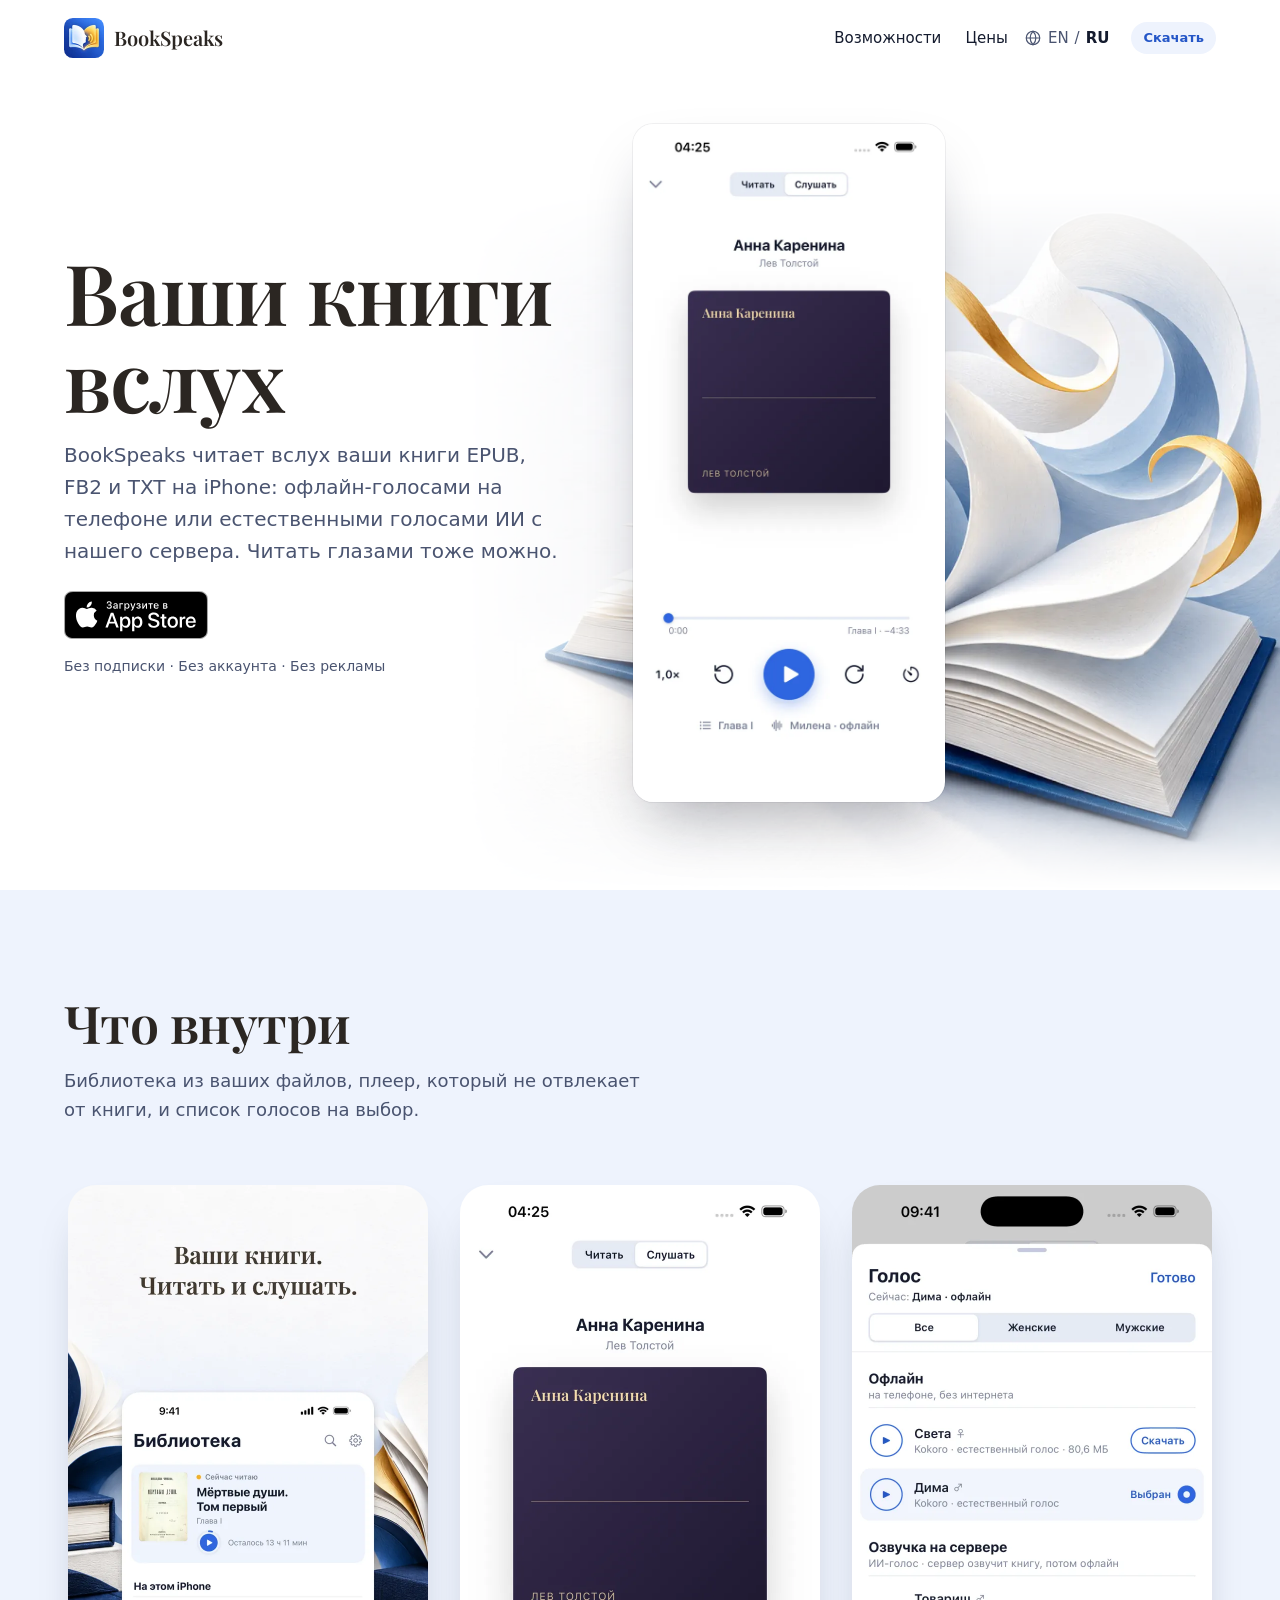
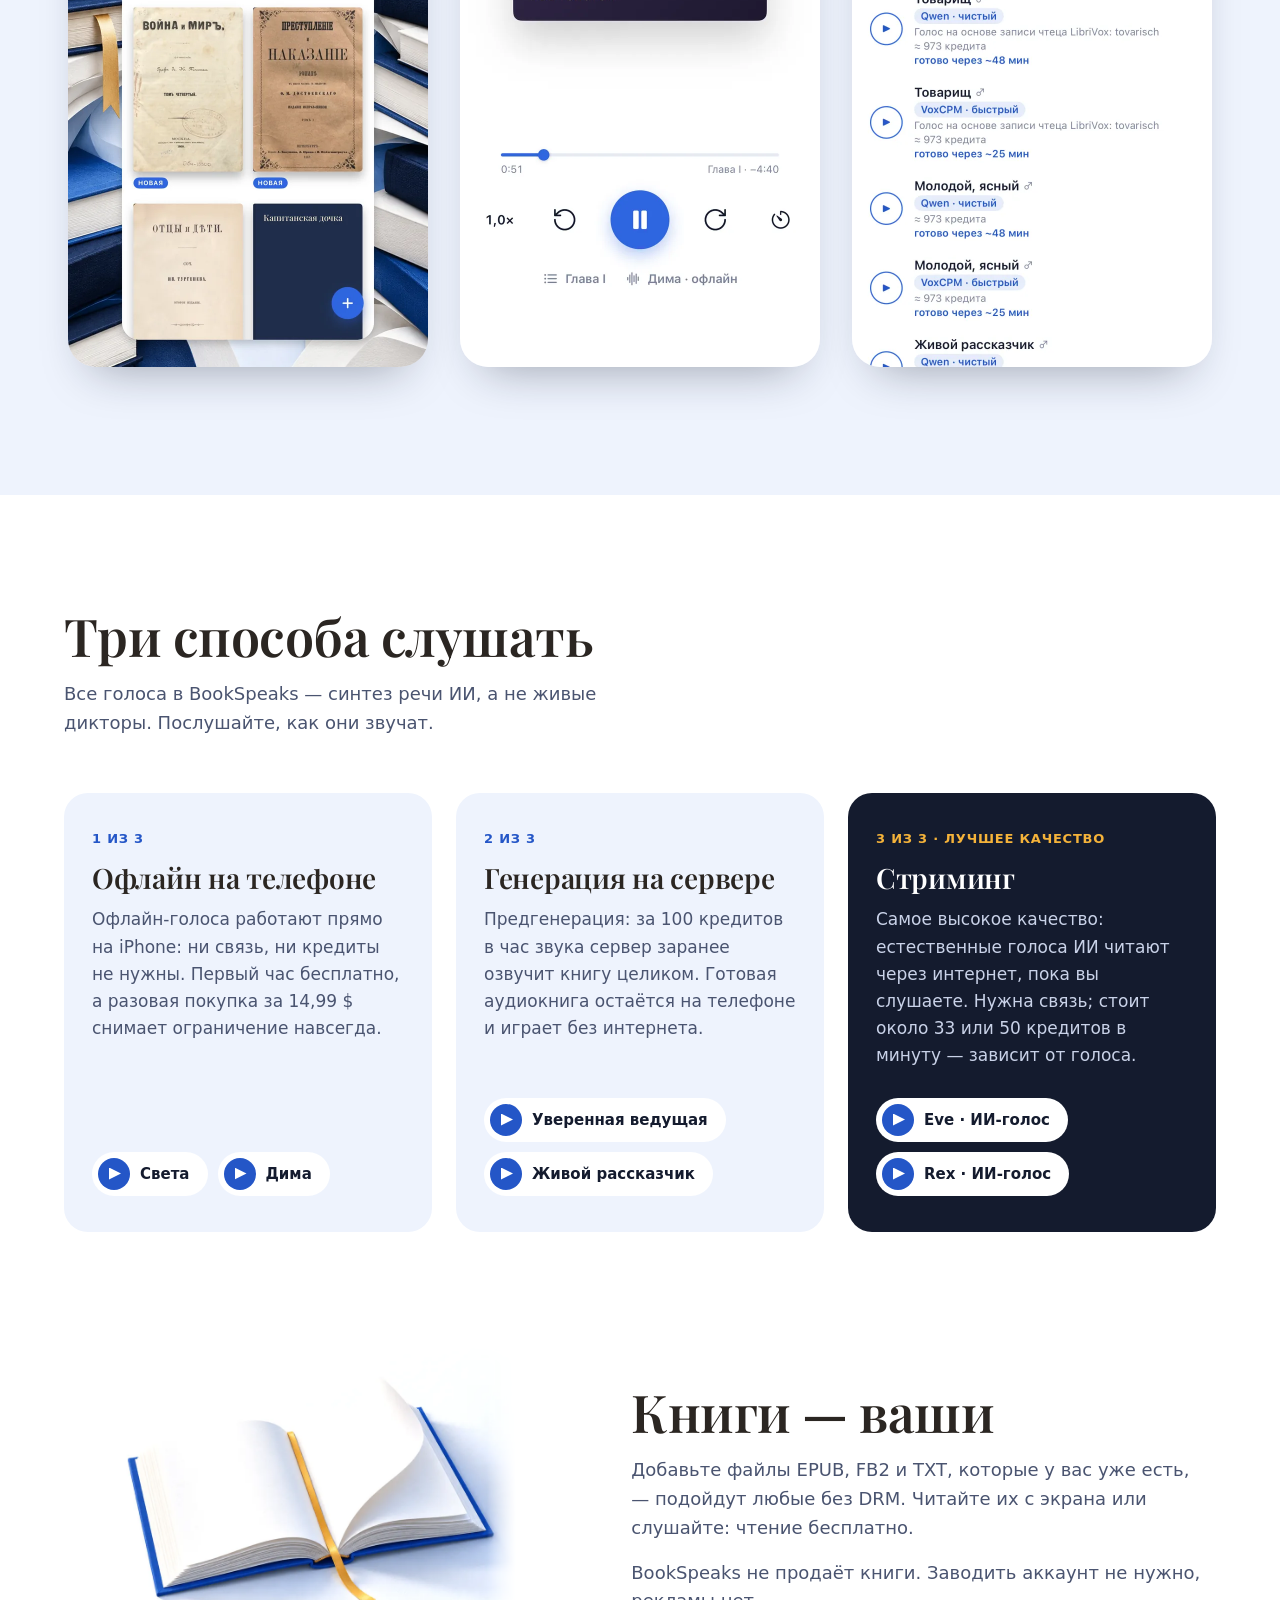
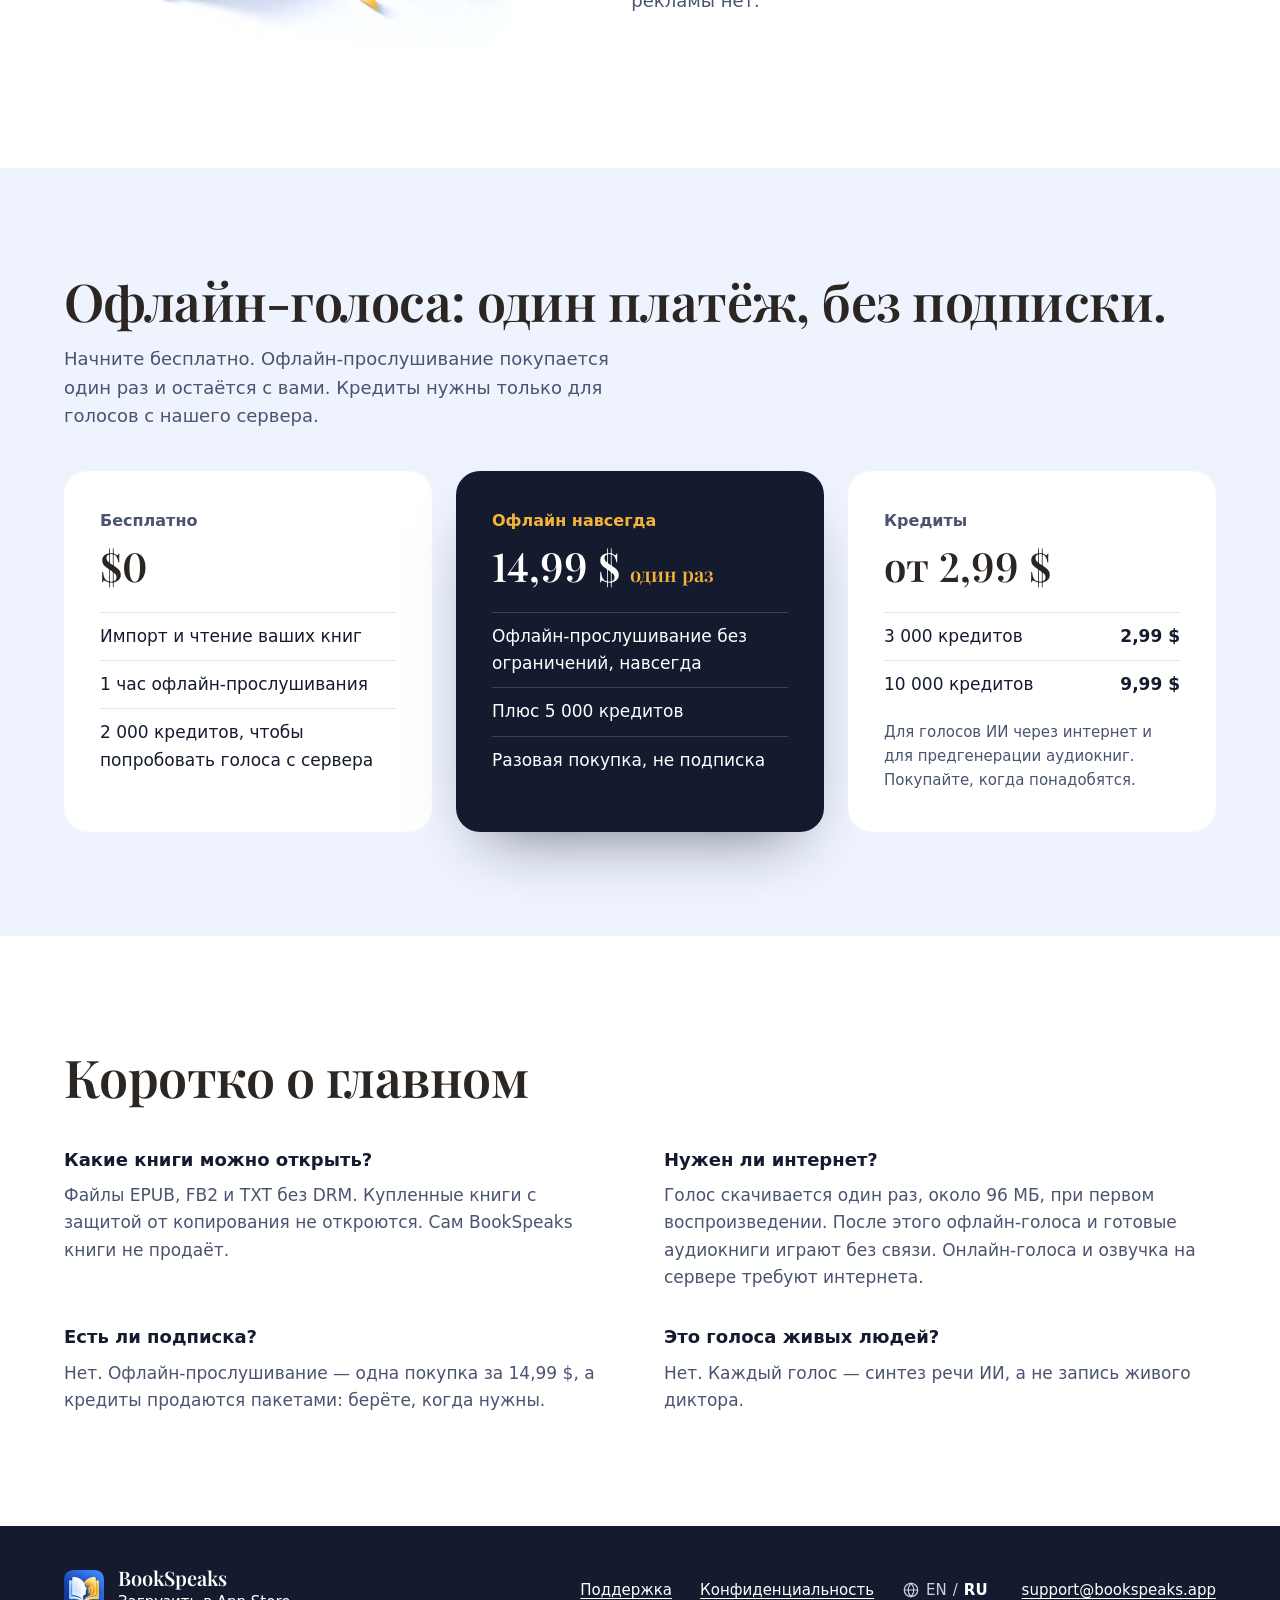
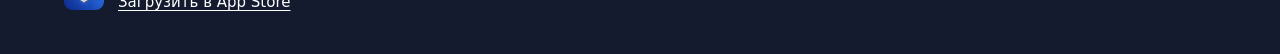
<file: ru/index.html>
<!doctype html>
<html lang="ru">
<head>
<meta charset="utf-8">
<meta name="viewport" content="width=device-width, initial-scale=1">
<meta name="apple-itunes-app" content="app-id=6818035285">
<title>BookSpeaks — Ваши книги вслух</title>
<meta name="description" content="BookSpeaks — приложение для iPhone, которое читает вслух ваши книги EPUB, FB2 и TXT: офлайн-голоса прямо на телефоне, целая аудиокнига, озвученная заранее, или естественные голоса ИИ. Без подписки, аккаунта и рекламы.">
<link rel="canonical" href="https://bookspeaks.app/ru/">
<link rel="alternate" hreflang="en" href="https://bookspeaks.app/">
<link rel="alternate" hreflang="ru" href="https://bookspeaks.app/ru/">
<meta property="og:type" content="website">
<meta property="og:locale" content="ru_RU">
<meta property="og:url" content="https://bookspeaks.app/ru/">
<meta property="og:title" content="BookSpeaks — Ваши книги вслух">
<meta property="og:description" content="Приложение для iPhone, которое читает вслух ваши книги EPUB, FB2 и TXT. Офлайн-голоса на телефоне, естественные голоса ИИ, без подписки.">
<meta property="og:image" content="https://bookspeaks.app/assets/img/og-ru.jpg">
<meta property="og:image:width" content="1200">
<meta property="og:image:height" content="630">
<meta name="twitter:card" content="summary_large_image">
<meta name="theme-color" content="#ffffff">
<link rel="icon" type="image/png" href="/assets/img/favicon.png">
<link rel="apple-touch-icon" href="/assets/img/apple-touch-icon.png">
<link rel="preload" href="/assets/fonts/bookspeaks-serif-600.woff2" as="font" type="font/woff2" crossorigin>
<link rel="stylesheet" href="/assets/site.css">
<script type="application/ld+json">
{
 "@context": "https://schema.org",
 "@graph": [
  {
   "@type": "Organization",
   "@id": "https://bookspeaks.app/#organization",
   "name": "BookSpeaks",
   "url": "https://bookspeaks.app/",
   "logo": "https://bookspeaks.app/assets/img/apple-touch-icon.png",
   "email": "support@bookspeaks.app",
   "contactPoint": {
    "@type": "ContactPoint",
    "contactType": "customer support",
    "email": "support@bookspeaks.app",
    "url": "https://bookspeaks.app/support/",
    "availableLanguage": [
     "en",
     "ru"
    ]
   }
  },
  {
   "@type": "SoftwareApplication",
   "@id": "https://bookspeaks.app/#app",
   "name": "BookSpeaks",
   "url": "https://bookspeaks.app/ru/",
   "description": "BookSpeaks — приложение для iPhone, которое читает вслух ваши книги EPUB, FB2 и TXT: офлайн-голоса прямо на телефоне, целая аудиокнига, озвученная заранее, или естественные голоса ИИ. Без подписки, аккаунта и рекламы.",
   "inLanguage": "ru",
   "operatingSystem": "iOS",
   "applicationCategory": "MultimediaApplication",
   "image": "https://bookspeaks.app/assets/img/og-ru.jpg",
   "downloadUrl": "https://apps.apple.com/us/app/bookspeaks/id6818035285", "installUrl": "https://apps.apple.com/us/app/bookspeaks/id6818035285",
   "publisher": {
    "@id": "https://bookspeaks.app/#organization"
   },
   "offers": [
    {
     "@type": "Offer",
     "name": "Бесплатно",
     "price": "0",
     "priceCurrency": "USD",
     "description": "Импорт и чтение ваших книг. 1 час офлайн-прослушивания. 2 000 кредитов, чтобы попробовать голоса с сервера."
    },
    {
     "@type": "Offer",
     "name": "Офлайн навсегда",
     "price": "14.99",
     "priceCurrency": "USD",
     "description": "Офлайн-прослушивание без ограничений, навсегда. Плюс 5 000 кредитов. Разовая покупка, не подписка."
    },
    {
     "@type": "Offer",
     "name": "3 000 кредитов",
     "price": "2.99",
     "priceCurrency": "USD",
     "description": "Для голосов ИИ через интернет и для предгенерации аудиокниг."
    },
    {
     "@type": "Offer",
     "name": "10 000 кредитов",
     "price": "9.99",
     "priceCurrency": "USD",
     "description": "Для голосов ИИ через интернет и для предгенерации аудиокниг."
    }
   ]
  },
  {
   "@type": "FAQPage",
   "@id": "https://bookspeaks.app/ru/#faq",
   "inLanguage": "ru",
   "mainEntity": [
    {
     "@type": "Question",
     "name": "Какие книги можно открыть?",
     "acceptedAnswer": {
      "@type": "Answer",
      "text": "Файлы EPUB, FB2 и TXT без DRM. Купленные книги с защитой от копирования не откроются. Сам BookSpeaks книги не продаёт."
     }
    },
    {
     "@type": "Question",
     "name": "Нужен ли интернет?",
     "acceptedAnswer": {
      "@type": "Answer",
      "text": "Голос скачивается один раз, около 96 МБ, при первом воспроизведении. После этого офлайн-голоса и готовые аудиокниги играют без связи. Онлайн-голоса и озвучка на сервере требуют интернета."
     }
    },
    {
     "@type": "Question",
     "name": "Есть ли подписка?",
     "acceptedAnswer": {
      "@type": "Answer",
      "text": "Нет. Офлайн-прослушивание — одна покупка за 14,99 $, а кредиты продаются пакетами: берёте, когда нужны."
     }
    },
    {
     "@type": "Question",
     "name": "Это голоса живых людей?",
     "acceptedAnswer": {
      "@type": "Answer",
      "text": "Нет. Каждый голос — синтез речи ИИ, а не запись живого диктора."
     }
    }
   ]
  }
 ]
}
</script>
</head>
<body>
<a class="skip" href="#main">К содержимому</a>

<header class="top">
  <div class="wrap top-row">
    <a class="brand" href="/ru/" aria-label="BookSpeaks, главная">
      <img src="/assets/img/icon.webp" alt="" width="40" height="40">
      <span>BookSpeaks</span>
    </a>
    <nav class="top-nav" aria-label="Страница">
      <a href="#features">Возможности</a>
      <a href="#pricing">Цены</a>
    </nav>
    <nav class="lang" aria-label="Язык">
      <svg viewBox="0 0 24 24" width="18" height="18" fill="none" stroke="currentColor" stroke-width="1.6" aria-hidden="true"><circle cx="12" cy="12" r="9"/><path d="M3 12h18M12 3c2.5 2.6 3.8 5.6 3.8 9s-1.3 6.4-3.8 9c-2.5-2.6-3.8-5.6-3.8-9S9.5 5.6 12 3z"/></svg>
      <a href="/" hreflang="en" lang="en" aria-label="English">EN</a><span aria-hidden="true">/</span><span aria-current="true">RU</span>
    </nav>
    <a class="pill" href="https://apps.apple.com/us/app/bookspeaks/id6818035285">Скачать</a>
  </div>
</header>

<main id="main">

<section class="hero">
  <picture class="hero-art">
    <source media="(max-width: 899px)" srcset="/assets/img/hero-800.webp">
    <img src="/assets/img/hero-1400.webp" alt="" width="1400" height="1195" fetchpriority="high">
  </picture>
  <div class="wrap hero-grid">
    <div class="hero-copy">
      <h1>Ваши книги<br>вслух</h1>
      <p class="lede">BookSpeaks читает вслух ваши книги EPUB, FB2 и TXT на iPhone: офлайн-голосами на телефоне или естественными голосами ИИ с нашего сервера. Читать глазами тоже можно.</p>
      <p class="store"><a href="https://apps.apple.com/us/app/bookspeaks/id6818035285"><img src="/assets/img/app-store-badge-ru.svg" alt="Загрузите в App Store" width="144" height="48"></a></p>
      <p class="hero-note">Без подписки · Без аккаунта · Без рекламы</p>
    </div>
    <img class="hero-screen" src="/assets/img/ru-screen-listen.webp" width="660" height="1434" fetchpriority="high"
      alt="Плеер BookSpeaks: «Анна Каренина» Льва Толстого, переключатель «Читать» и «Слушать», кнопка воспроизведения, скорость, таймер сна и выбранный офлайн-голос">
  </div>
</section>

<section class="gallery" aria-labelledby="gallery-title">
  <div class="wrap">
    <h2 id="gallery-title">Что внутри</h2>
    <p class="section-lede">Библиотека из ваших файлов, плеер, который не отвлекает от книги, и список голосов на выбор.</p>
  </div>
  <ul class="shots" tabindex="0" aria-label="Экраны приложения, листайте вбок">
    <li><img src="/assets/img/ru-shot-01-library.webp" width="720" height="1564" loading="lazy"
      alt="Ваши книги. Читать и слушать. Библиотека BookSpeaks: книга, которую вы читаете сейчас, с оставшимся временем, и обложки ваших книг на этом iPhone"></li>
    <li><img src="/assets/img/ru-shot-02-listen.webp" width="720" height="1564" loading="lazy"
      alt="Слушайте в своём темпе. Плеер BookSpeaks: обложка книги, полоса прогресса, скорость, кнопки перемотки и таймер сна, играет офлайн-голос"></li>
    <li><img src="/assets/img/ru-shot-04-voice.webp" width="720" height="1564" loading="lazy"
      alt="Голоса ИИ на вашем iPhone. Список голосов: офлайн-голоса, которые работают на телефоне без интернета, и голоса озвучки на сервере"></li>
  </ul>
</section>

<section class="ways" id="features" aria-labelledby="ways-title">
  <div class="wrap">
    <h2 id="ways-title">Три способа слушать</h2>
    <p class="section-lede">Все голоса в BookSpeaks — синтез речи ИИ, а не живые дикторы. Послушайте, как они звучат.</p>
  </div>
  <ol class="ways-row" tabindex="0" aria-label="Три способа слушать, листайте вбок">
    <li class="way">
      <p class="tag">1 из 3</p>
      <h3>Офлайн на телефоне</h3>
      <p>Офлайн-голоса работают прямо на iPhone: ни связь, ни кредиты не нужны. Первый час бесплатно, а разовая покупка за 14,99 $ снимает ограничение навсегда.</p>
      <div class="samples">
        <label>Света <audio controls preload="none" src="/assets/audio/sample-ru-sveta.m4a" aria-label="Прослушать образец: Света"></audio></label>
        <label>Дима <audio controls preload="none" src="/assets/audio/sample-ru-dima.m4a" aria-label="Прослушать образец: Дима"></audio></label>
      </div>
    </li>
    <li class="way">
      <p class="tag">2 из 3</p>
      <h3>Генерация на сервере</h3>
      <p>Предгенерация: за 100 кредитов в час звука сервер заранее озвучит книгу целиком. Готовая аудиокнига остаётся на телефоне и играет без интернета.</p>
      <div class="samples">
        <label>Уверенная ведущая <audio controls preload="none" src="/assets/audio/sample-ru-anchor.m4a" aria-label="Прослушать образец: Уверенная ведущая"></audio></label>
        <label>Живой рассказчик <audio controls preload="none" src="/assets/audio/sample-ru-storyteller.m4a" aria-label="Прослушать образец: Живой рассказчик"></audio></label>
      </div>
    </li>
    <li class="way way-best">
      <p class="tag">3 из 3 · Лучшее качество</p>
      <h3>Стриминг</h3>
      <p>Самое высокое качество: естественные голоса ИИ читают через интернет, пока вы слушаете. Нужна связь; стоит около 33 или 50 кредитов в минуту — зависит от голоса.</p>
      <div class="samples">
        <label>Eve · ИИ-голос <audio controls preload="none" src="/assets/audio/sample-ru-eve.m4a" aria-label="Прослушать образец: Eve · ИИ-голос"></audio></label>
        <label>Rex · ИИ-голос <audio controls preload="none" src="/assets/audio/sample-ru-rex.m4a" aria-label="Прослушать образец: Rex · ИИ-голос"></audio></label>
      </div>
    </li>
  </ol>
</section>

<section class="read" aria-labelledby="read-title">
  <div class="wrap read-grid">
    <img class="art" src="/assets/img/art-read.webp" alt="" width="960" height="720" loading="lazy">
    <div>
      <h2 id="read-title">Книги — ваши</h2>
      <p class="section-lede">Добавьте файлы EPUB, FB2 и TXT, которые у вас уже есть, — подойдут любые без DRM. Читайте их с экрана или слушайте: чтение бесплатно.</p>
      <p class="section-lede">BookSpeaks не продаёт книги. Заводить аккаунт не нужно, рекламы нет.</p>
    </div>
  </div>
</section>

<section class="pricing" id="pricing" aria-labelledby="pricing-title">
  <div class="wrap">
    <h2 id="pricing-title">Офлайн-голоса: один платёж, без подписки.</h2>
    <p class="section-lede">Начните бесплатно. Офлайн-прослушивание покупается один раз и остаётся с вами. Кредиты нужны только для голосов с нашего сервера.</p>
    <div class="plans">
      <article class="plan">
        <h3>Бесплатно</h3>
        <p class="price">$0</p>
        <ul>
          <li>Импорт и чтение ваших книг</li>
          <li>1 час офлайн-прослушивания</li>
          <li>2 000 кредитов, чтобы попробовать голоса с сервера</li>
        </ul>
      </article>
      <article class="plan plan-main">
        <h3>Офлайн навсегда</h3>
        <p class="price">14,99 $ <span>один раз</span></p>
        <ul>
          <li>Офлайн-прослушивание без ограничений, навсегда</li>
          <li>Плюс 5 000 кредитов</li>
          <li>Разовая покупка, не подписка</li>
        </ul>
      </article>
      <article class="plan">
        <h3>Кредиты</h3>
        <p class="price">от 2,99 $</p>
        <ul class="packs">
          <li><span>3 000 кредитов</span><b>2,99 $</b></li>
          <li><span>10 000 кредитов</span><b>9,99 $</b></li>
        </ul>
        <p class="plan-note">Для голосов ИИ через интернет и для предгенерации аудиокниг. Покупайте, когда понадобятся.</p>
      </article>
    </div>
  </div>
</section>

<section class="faq" aria-labelledby="faq-title">
  <div class="wrap">
    <h2 id="faq-title">Коротко о главном</h2>
    <dl class="qa">
      <div>
        <dt>Какие книги можно открыть?</dt>
        <dd>Файлы EPUB, FB2 и TXT без DRM. Купленные книги с защитой от копирования не откроются. Сам BookSpeaks книги не продаёт.</dd>
      </div>
      <div>
        <dt>Нужен ли интернет?</dt>
        <dd>Голос скачивается один раз, около 96 МБ, при первом воспроизведении. После этого офлайн-голоса и готовые аудиокниги играют без связи. Онлайн-голоса и озвучка на сервере требуют интернета.</dd>
      </div>
      <div>
        <dt>Есть ли подписка?</dt>
        <dd>Нет. Офлайн-прослушивание — одна покупка за 14,99 $, а кредиты продаются пакетами: берёте, когда нужны.</dd>
      </div>
      <div>
        <dt>Это голоса живых людей?</dt>
        <dd>Нет. Каждый голос — синтез речи ИИ, а не запись живого диктора.</dd>
      </div>
    </dl>
  </div>
</section>

</main>

<footer class="foot">
  <div class="wrap foot-row">
    <div class="foot-brand">
      <img src="/assets/img/icon.webp" alt="" width="40" height="40" loading="lazy">
      <div>
        <p class="foot-name">BookSpeaks</p>
        <p><a href="https://apps.apple.com/us/app/bookspeaks/id6818035285">Загрузить в App Store</a></p>
      </div>
    </div>
    <nav class="foot-nav" aria-label="Подвал">
      <a href="/support/#ru">Поддержка</a>
      <a href="/privacy/#ru">Конфиденциальность</a>
      <nav class="lang" aria-label="Язык">
        <svg viewBox="0 0 24 24" width="18" height="18" fill="none" stroke="currentColor" stroke-width="1.6" aria-hidden="true"><circle cx="12" cy="12" r="9"/><path d="M3 12h18M12 3c2.5 2.6 3.8 5.6 3.8 9s-1.3 6.4-3.8 9c-2.5-2.6-3.8-5.6-3.8-9S9.5 5.6 12 3z"/></svg>
        <a href="/" hreflang="en" lang="en" aria-label="English">EN</a><span aria-hidden="true">/</span><span aria-current="true">RU</span>
      </nav>
      <a href="mailto:support@bookspeaks.app">support@bookspeaks.app</a>
    </nav>
  </div>
</footer>
<script>
/* the site's only script: turns each voice sample's native player into a play / pause pill… */
document.querySelectorAll('.samples audio').forEach(function (audio) {
  var button = document.createElement('button');
  button.type = 'button';
  button.className = 'sample';
  button.textContent = audio.parentNode.textContent.trim();
  button.setAttribute('aria-label', audio.getAttribute('aria-label'));
  button.setAttribute('aria-pressed', 'false');
  button.onclick = function () { audio.paused ? audio.play() : audio.pause(); };
  audio.onplay = function () {
    document.querySelectorAll('.samples audio').forEach(function (other) { if (other !== audio) other.pause(); });
    button.setAttribute('aria-pressed', 'true');
  };
  audio.onpause = audio.onended = function () { button.setAttribute('aria-pressed', 'false'); };
  audio.controls = false;
  audio.parentNode.replaceWith(button, audio);
});
/* and puts three dots under the swipe row of cards: the current card's dot is marked, a dot scrolls to its card,
   and so does focus on a card's button, which the browser leaves half hidden */
var row = document.querySelector('.ways-row'), cards = [].slice.call(row.children), dots = document.createElement('div');
function getCardCentre(card) { return card.offsetLeft + card.offsetWidth / 2; }
function showCard(card) { row.scrollTo({ left: card.offsetLeft - cards[0].offsetLeft }); }
function markCurrentDot() {
  var rowCentre = row.scrollLeft + row.clientWidth / 2;
  var current = cards.reduce(function (nearest, card) {
    return Math.abs(getCardCentre(card) - rowCentre) < Math.abs(getCardCentre(nearest) - rowCentre) ? card : nearest;
  });
  cards.forEach(function (card, index) { dots.children[index].setAttribute('aria-current', card === current); });
}
dots.className = 'ways-dots';
cards.forEach(function (card) {
  var dot = document.createElement('button');
  dot.type = 'button';
  dot.setAttribute('aria-label', card.querySelector('h3').textContent);
  dot.onclick = function () { showCard(card); };
  card.addEventListener('focusin', function () { showCard(card); });
  dots.append(dot);
});
row.after(dots);
row.onscroll = markCurrentDot;
markCurrentDot();
</script>
</body>
</html>
</file>
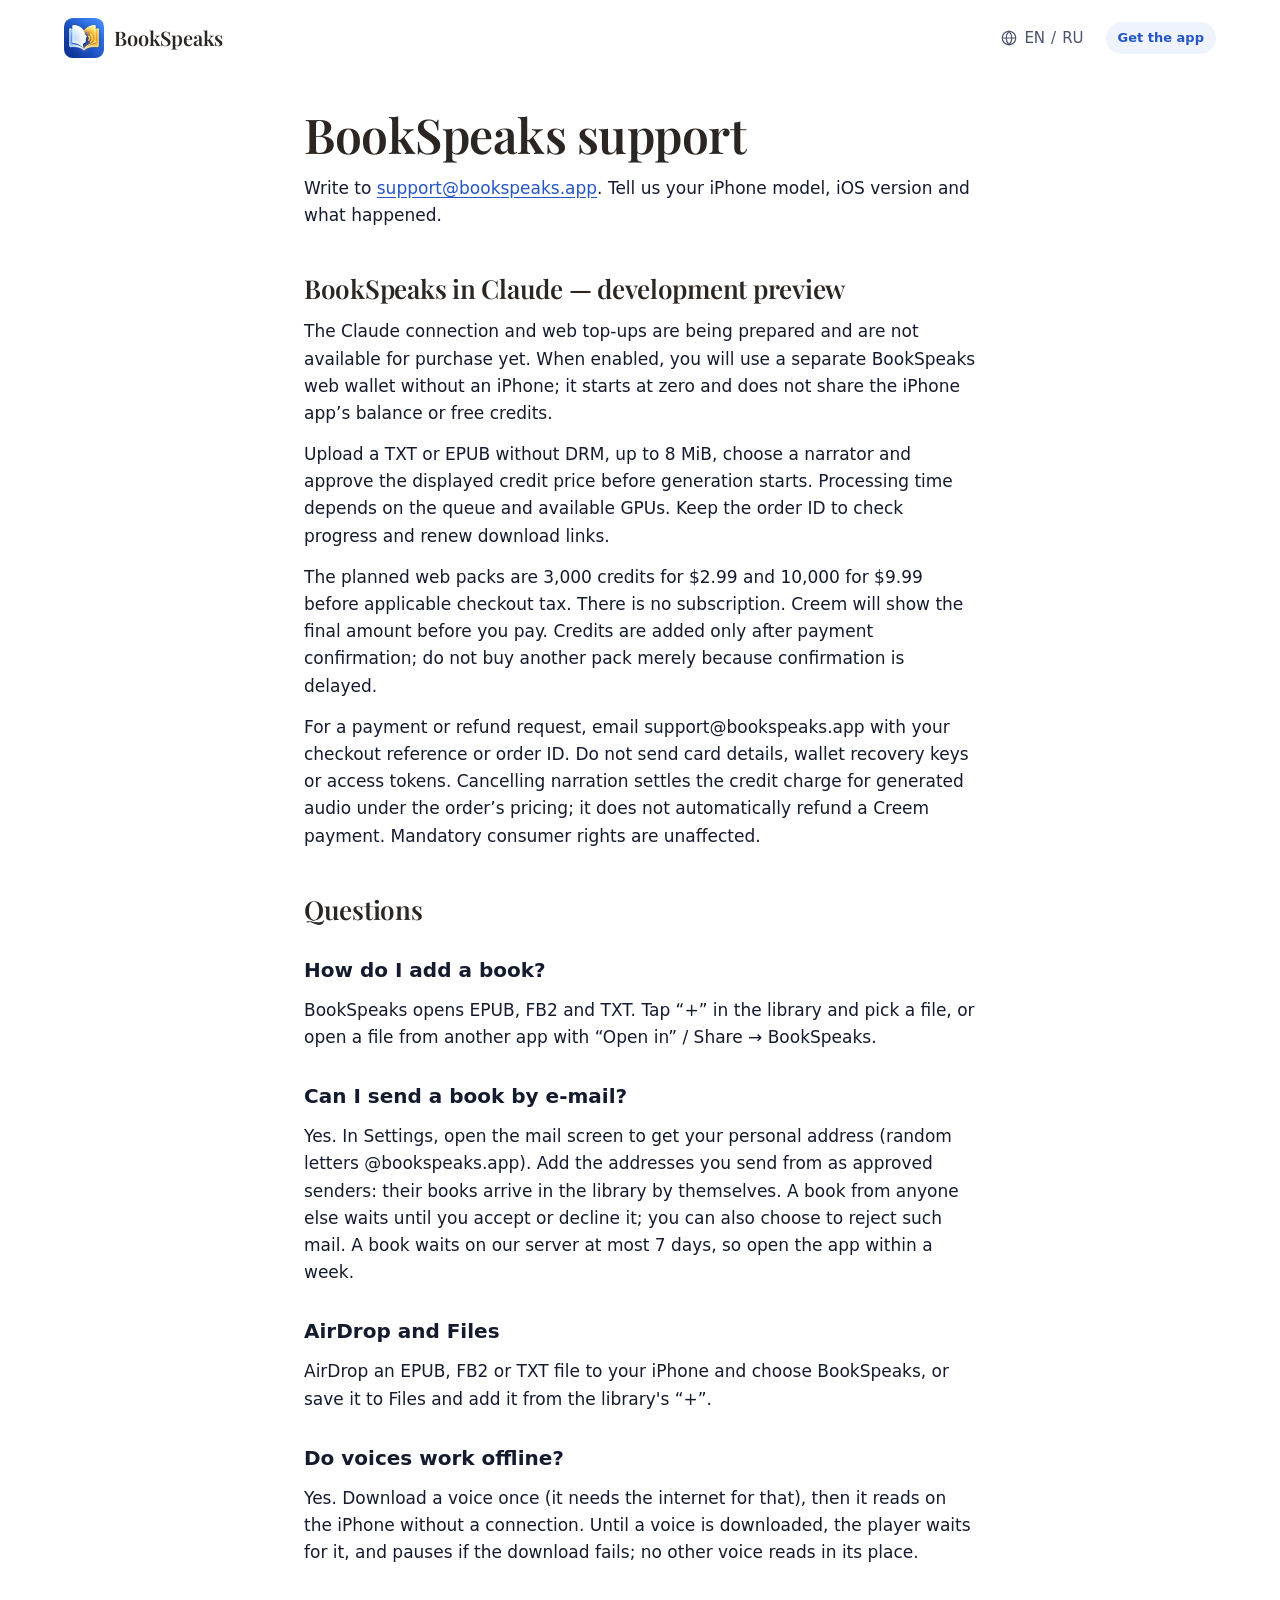
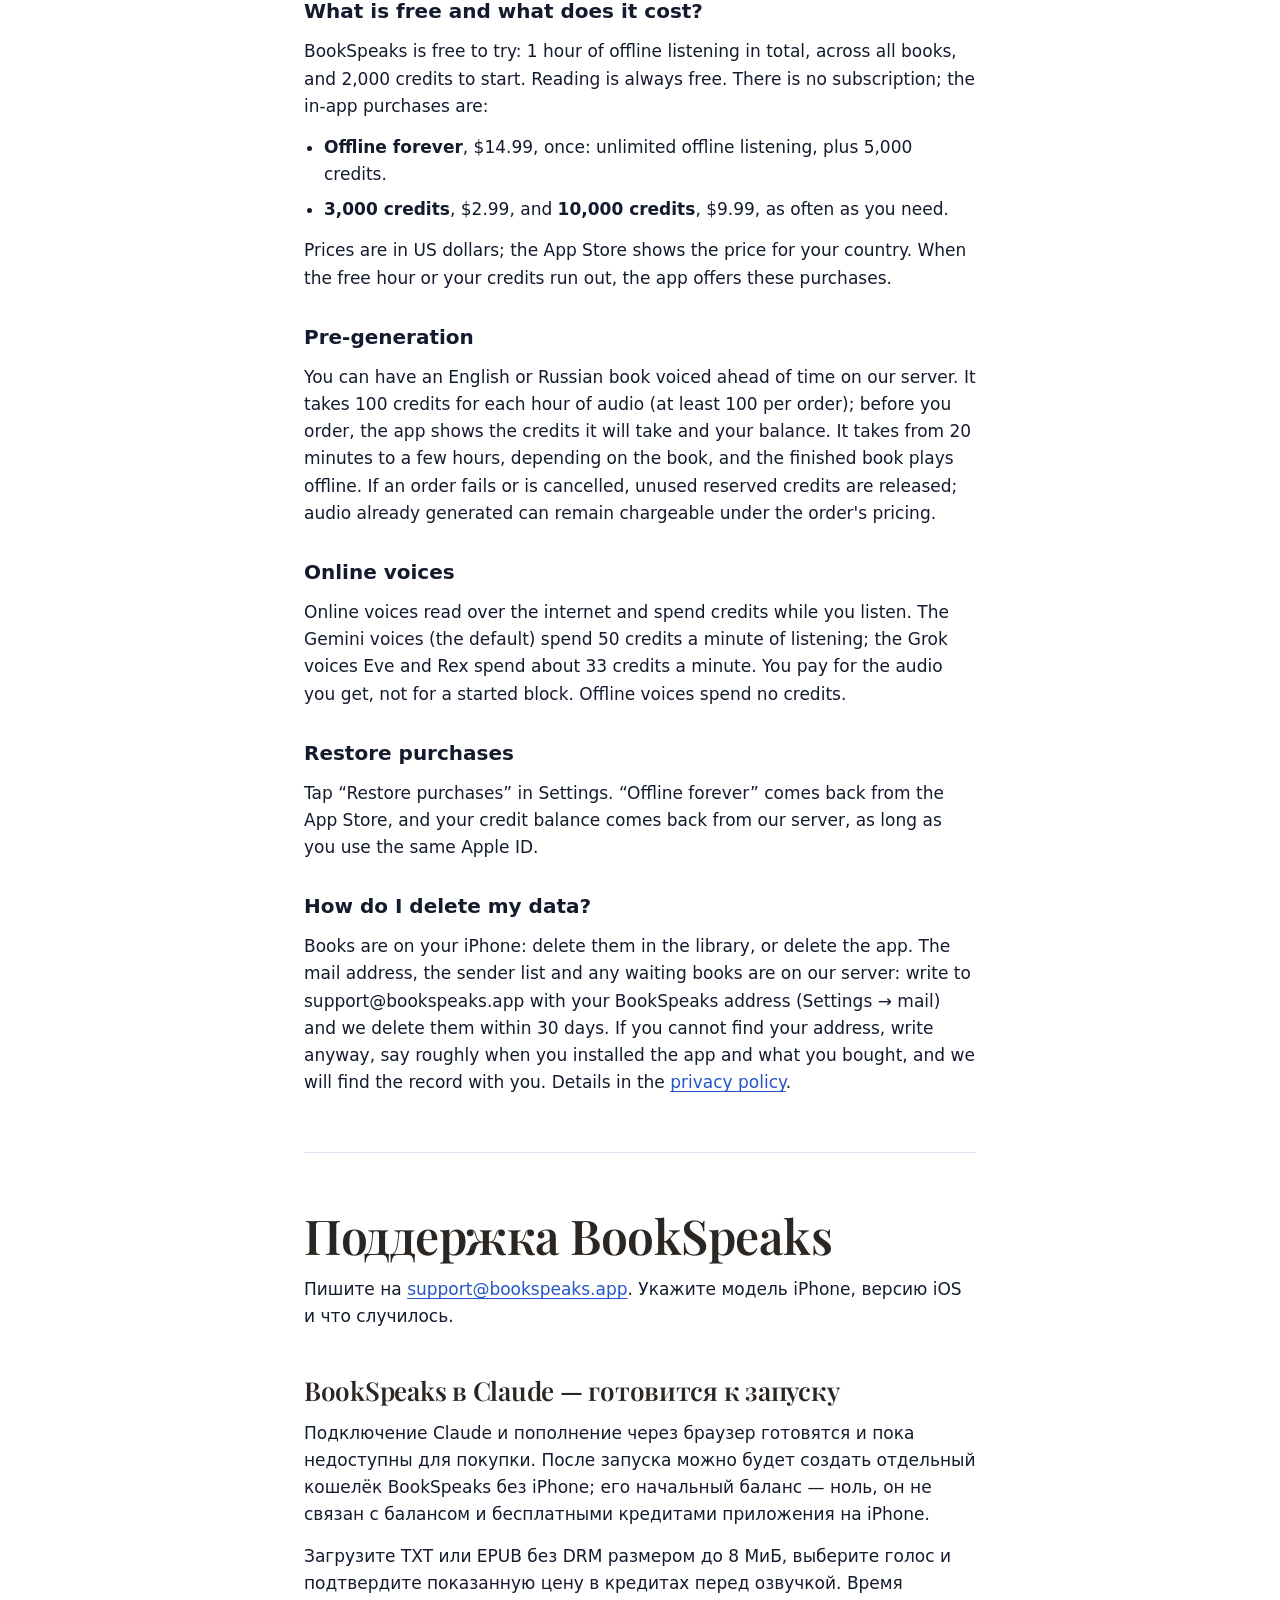
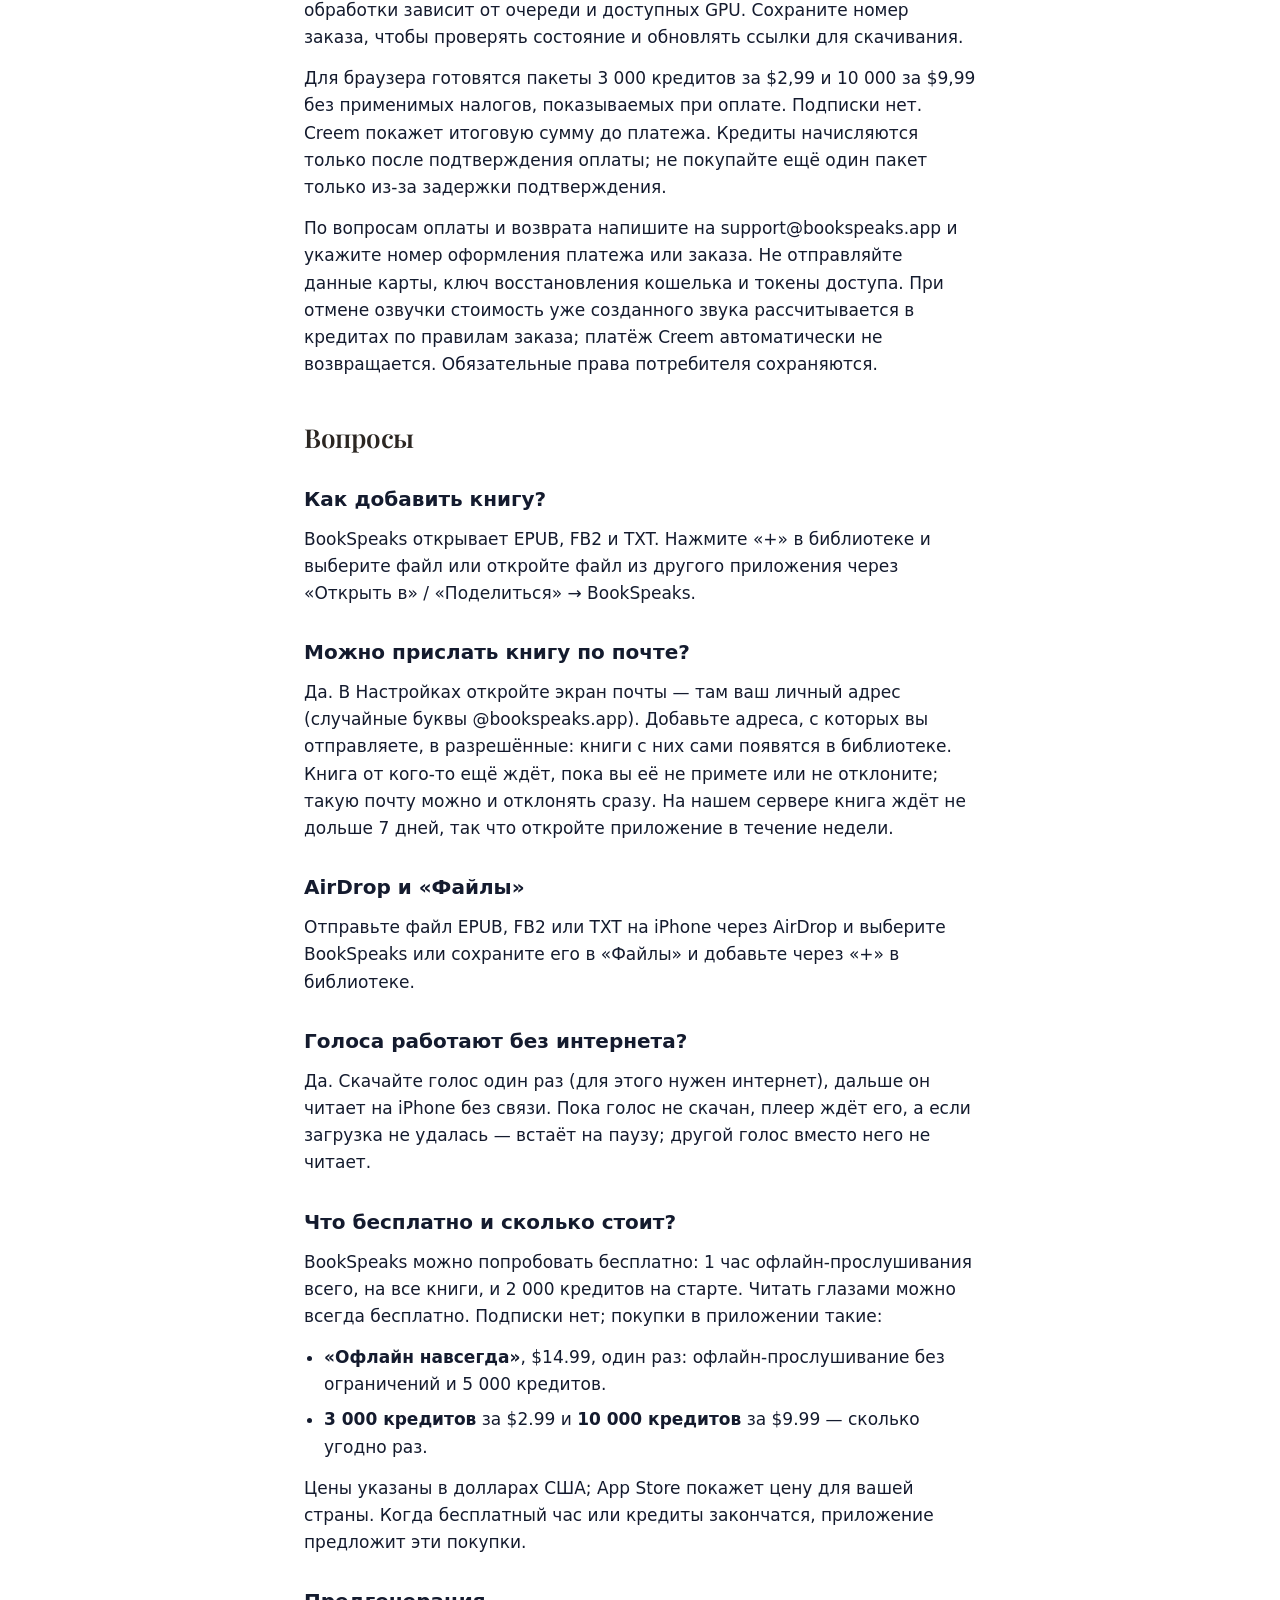
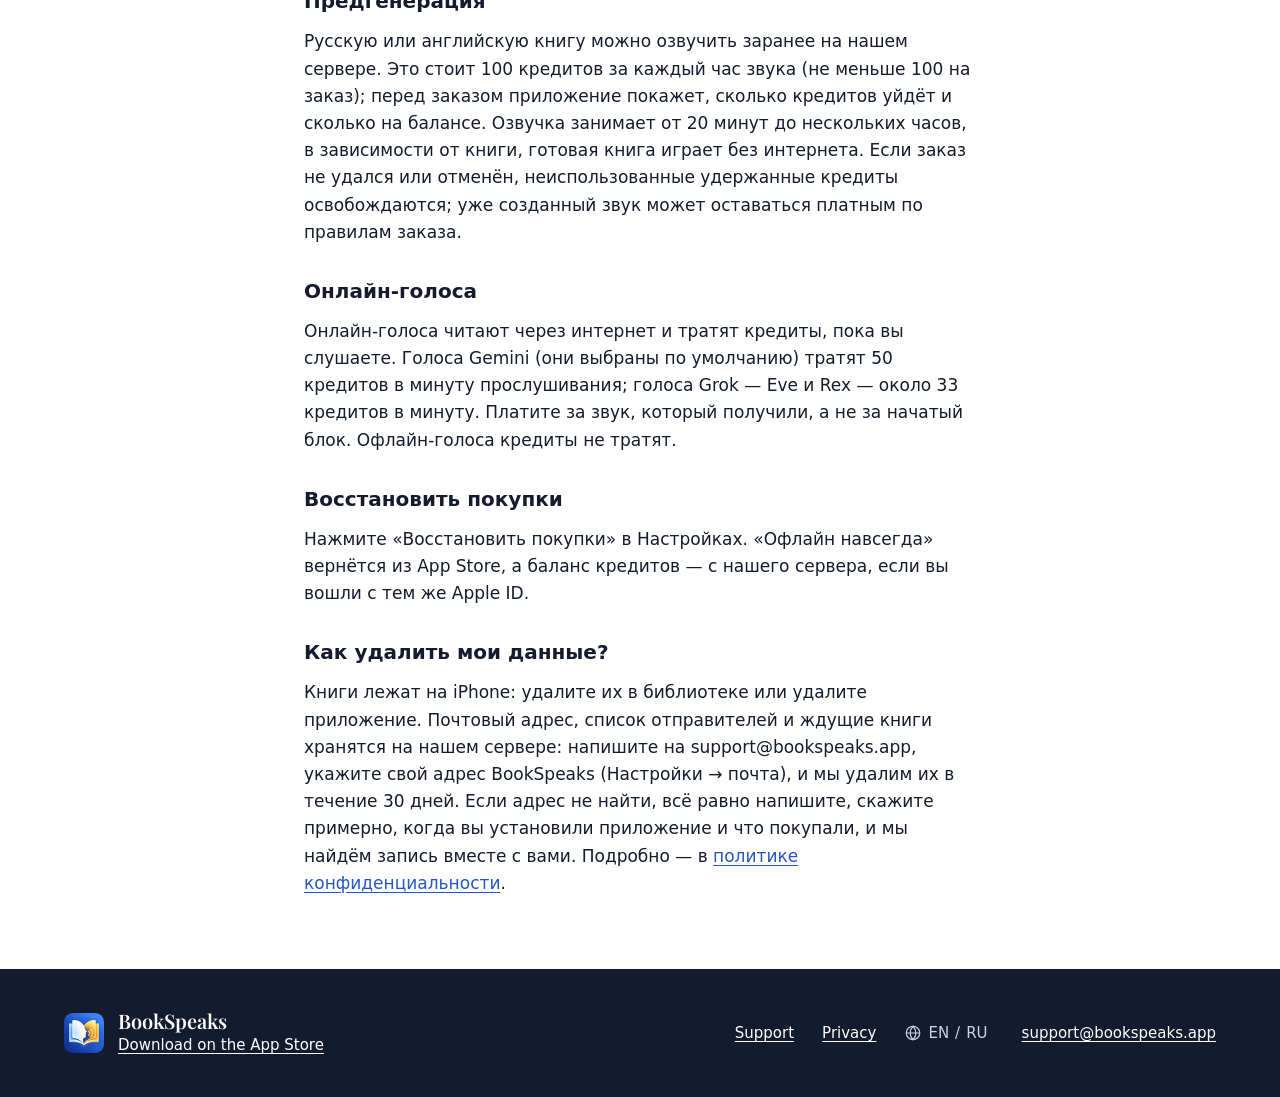
<file: support/index.html>
<!doctype html>
<html lang="en">
<head>
<meta charset="utf-8">
<meta name="viewport" content="width=device-width, initial-scale=1">
<title data-ru="Поддержка — BookSpeaks">Support — BookSpeaks</title>
<meta name="description" content="Help for BookSpeaks, the iPhone app that reads your own books aloud: adding books, voices, credits, purchases and how to delete your data.">
<link rel="canonical" href="https://bookspeaks.app/support/">
<link rel="alternate" hreflang="en" href="https://bookspeaks.app/support/">
<link rel="alternate" hreflang="x-default" href="https://bookspeaks.app/support/">
<meta property="og:type" content="website">
<meta property="og:locale" content="en_US">
<meta property="og:url" content="https://bookspeaks.app/support/">
<meta property="og:title" content="Support — BookSpeaks">
<meta property="og:description" content="Help for BookSpeaks: adding books, voices, credits, purchases and deleting your data.">
<meta property="og:image" content="https://bookspeaks.app/assets/img/og.jpg">
<meta property="og:image:width" content="1200">
<meta property="og:image:height" content="630">
<meta name="twitter:card" content="summary_large_image">
<meta name="theme-color" content="#ffffff">
<link rel="icon" type="image/png" href="/assets/img/favicon.png">
<link rel="apple-touch-icon" href="/assets/img/apple-touch-icon.png">
<link rel="preload" href="/assets/fonts/bookspeaks-serif-600.woff2" as="font" type="font/woff2" crossorigin>
<link rel="stylesheet" href="/assets/site.css">
</head>
<body>
<a class="skip" href="#main" data-ru="К содержанию">Skip to content</a>

<header class="top">
  <div class="wrap top-row">
    <a class="brand" href="/" aria-label="BookSpeaks, home">
      <img src="/assets/img/icon.webp" alt="" width="40" height="40">
      <span>BookSpeaks</span>
    </a>
    <nav class="lang" aria-label="Language">
      <svg viewBox="0 0 24 24" width="18" height="18" fill="none" stroke="currentColor" stroke-width="1.6" aria-hidden="true"><circle cx="12" cy="12" r="9"/><path d="M3 12h18M12 3c2.5 2.6 3.8 5.6 3.8 9s-1.3 6.4-3.8 9c-2.5-2.6-3.8-5.6-3.8-9S9.5 5.6 12 3z"/></svg>
      <a href="#top" hreflang="en" lang="en" aria-label="English">EN</a><span aria-hidden="true">/</span><a href="#ru" hreflang="ru" lang="ru" aria-label="Русский">RU</a>
    </nav>
    <a class="pill" href="https://apps.apple.com/us/app/bookspeaks/id6818035285" data-ru="Скачать">Get the app</a>
  </div>
</header>

<main id="main" class="wrap doc">
<h1>BookSpeaks support</h1>
<p>Write to <a href="mailto:support@bookspeaks.app">support@bookspeaks.app</a>. Tell us your iPhone model, iOS version
and what happened.</p>

<h2>BookSpeaks in Claude — development preview</h2>
<p>The Claude connection and web top-ups are being prepared and are not available for purchase yet. When enabled, you will use a separate BookSpeaks web wallet without an iPhone; it starts at zero and does not share the iPhone app’s balance or free credits.</p>
<p>Upload a TXT or EPUB without DRM, up to 8 MiB, choose a narrator and approve the displayed credit price before generation starts. Processing time depends on the queue and available GPUs. Keep the order ID to check progress and renew download links.</p>
<p>The planned web packs are 3,000 credits for $2.99 and 10,000 for $9.99 before applicable checkout tax. There is no subscription. Creem will show the final amount before you pay. Credits are added only after payment confirmation; do not buy another pack merely because confirmation is delayed.</p>
<p>For a payment or refund request, email support@bookspeaks.app with your checkout reference or order ID. Do not send card details, wallet recovery keys or access tokens. Cancelling narration settles the credit charge for generated audio under the order’s pricing; it does not automatically refund a Creem payment. Mandatory consumer rights are unaffected.</p>

<h2>Questions</h2>
<h3>How do I add a book?</h3>
<p>BookSpeaks opens EPUB, FB2 and TXT. Tap “+” in the library and pick a file, or open a file from another app with
“Open in” / Share → BookSpeaks.</p>

<h3>Can I send a book by e-mail?</h3>
<p>Yes. In Settings, open the mail screen to get your personal address (random letters @bookspeaks.app). Add the
addresses you send from as approved senders: their books arrive in the library by themselves. A book from anyone else
waits until you accept or decline it; you can also choose to reject such mail. A book waits on our server at most
7 days, so open the app within a week.</p>

<h3>AirDrop and Files</h3>
<p>AirDrop an EPUB, FB2 or TXT file to your iPhone and choose BookSpeaks, or save it to Files and add it from the
library's “+”.</p>

<h3>Do voices work offline?</h3>
<p>Yes. Download a voice once (it needs the internet for that), then it reads on the iPhone without a connection.
Until a voice is downloaded, the player waits for it, and pauses if the download fails; no other voice reads in its place.</p>

<h3>What is free and what does it cost?</h3>
<p>BookSpeaks is free to try: 1 hour of offline listening in total, across all books, and 2,000 credits to start.
Reading is always free. There is no subscription; the in-app purchases are:</p>
<ul>
<li><b>Offline forever</b>, $14.99, once: unlimited offline listening, plus 5,000 credits.</li>
<li><b>3,000 credits</b>, $2.99, and <b>10,000 credits</b>, $9.99, as often as you need.</li>
</ul>
<p>Prices are in US dollars; the App Store shows the price for your country. When the free hour or your credits run
out, the app offers these purchases.</p>

<h3>Pre-generation</h3>
<p>You can have an English or Russian book voiced ahead of time on our server. It takes 100 credits for each hour of audio
(at least 100 per order); before you order, the app shows the credits it will take and your balance.
It takes from 20 minutes to a few hours, depending on the book, and the finished book plays offline. If an order fails or is cancelled, unused reserved credits are released; audio already generated can remain chargeable under the order's pricing.</p>

<h3>Online voices</h3>
<p>Online voices read over the internet and spend credits while you listen. The Gemini voices (the default) spend
50 credits a minute of listening; the Grok voices Eve and Rex spend about 33 credits a minute. You pay for the audio
you get, not for a started block. Offline voices spend no credits.</p>

<h3>Restore purchases</h3>
<p>Tap “Restore purchases” in Settings. “Offline forever” comes back from the App Store, and your credit balance comes back
from our server, as long as you use the same Apple ID.</p>

<h3>How do I delete my data?</h3>
<p>Books are on your iPhone: delete them in the library, or delete the app. The mail address, the sender list and any
waiting books are on our server: write to support@bookspeaks.app with your BookSpeaks address (Settings → mail) and we
delete them within 30 days. If you cannot find your address, write anyway, say roughly when you installed the app and what
you bought, and we will find the record with you. Details in the <a href="/privacy/">privacy policy</a>.</p>

<hr>

<section id="ru" lang="ru">
<h1>Поддержка BookSpeaks</h1>
<p>Пишите на <a href="mailto:support@bookspeaks.app">support@bookspeaks.app</a>. Укажите модель iPhone, версию iOS и
что случилось.</p>

<h2>BookSpeaks в Claude — готовится к запуску</h2>
<p>Подключение Claude и пополнение через браузер готовятся и пока недоступны для покупки. После запуска можно будет создать отдельный кошелёк BookSpeaks без iPhone; его начальный баланс — ноль, он не связан с балансом и бесплатными кредитами приложения на iPhone.</p>
<p>Загрузите TXT или EPUB без DRM размером до 8 МиБ, выберите голос и подтвердите показанную цену в кредитах перед озвучкой. Время обработки зависит от очереди и доступных GPU. Сохраните номер заказа, чтобы проверять состояние и обновлять ссылки для скачивания.</p>
<p>Для браузера готовятся пакеты 3 000 кредитов за $2,99 и 10 000 за $9,99 без применимых налогов, показываемых при оплате. Подписки нет. Creem покажет итоговую сумму до платежа. Кредиты начисляются только после подтверждения оплаты; не покупайте ещё один пакет только из-за задержки подтверждения.</p>
<p>По вопросам оплаты и возврата напишите на support@bookspeaks.app и укажите номер оформления платежа или заказа. Не отправляйте данные карты, ключ восстановления кошелька и токены доступа. При отмене озвучки стоимость уже созданного звука рассчитывается в кредитах по правилам заказа; платёж Creem автоматически не возвращается. Обязательные права потребителя сохраняются.</p>

<h2>Вопросы</h2>
<h3>Как добавить книгу?</h3>
<p>BookSpeaks открывает EPUB, FB2 и TXT. Нажмите «+» в библиотеке и выберите файл или откройте файл из другого
приложения через «Открыть в» / «Поделиться» → BookSpeaks.</p>

<h3>Можно прислать книгу по почте?</h3>
<p>Да. В Настройках откройте экран почты — там ваш личный адрес (случайные буквы @bookspeaks.app). Добавьте адреса,
с которых вы отправляете, в разрешённые: книги с них сами появятся в библиотеке. Книга от кого-то ещё ждёт, пока вы
её не примете или не отклоните; такую почту можно и отклонять сразу. На нашем сервере книга ждёт не дольше 7 дней,
так что откройте приложение в течение недели.</p>

<h3>AirDrop и «Файлы»</h3>
<p>Отправьте файл EPUB, FB2 или TXT на iPhone через AirDrop и выберите BookSpeaks или сохраните его в «Файлы» и
добавьте через «+» в библиотеке.</p>

<h3>Голоса работают без интернета?</h3>
<p>Да. Скачайте голос один раз (для этого нужен интернет), дальше он читает на iPhone без связи. Пока голос не
скачан, плеер ждёт его, а если загрузка не удалась — встаёт на паузу; другой голос вместо него не читает.</p>

<h3>Что бесплатно и сколько стоит?</h3>
<p>BookSpeaks можно попробовать бесплатно: 1 час офлайн-прослушивания всего, на все книги, и 2 000 кредитов на старте.
Читать глазами можно всегда бесплатно. Подписки нет; покупки в приложении такие:</p>
<ul>
<li><b>«Офлайн навсегда»</b>, $14.99, один раз: офлайн-прослушивание без ограничений и 5 000 кредитов.</li>
<li><b>3 000 кредитов</b> за $2.99 и <b>10 000 кредитов</b> за $9.99 — сколько угодно раз.</li>
</ul>
<p>Цены указаны в долларах США; App Store покажет цену для вашей страны. Когда бесплатный час или кредиты
закончатся, приложение предложит эти покупки.</p>

<h3>Предгенерация</h3>
<p>Русскую или английскую книгу можно озвучить заранее на нашем сервере. Это стоит 100 кредитов за каждый час звука
(не меньше 100 на заказ); перед заказом приложение покажет, сколько кредитов уйдёт и сколько на балансе. Озвучка
занимает от 20 минут до нескольких часов, в зависимости от книги, готовая книга играет без интернета. Если заказ не удался или отменён, неиспользованные удержанные кредиты освобождаются; уже созданный звук может оставаться платным по правилам заказа.</p>

<h3>Онлайн-голоса</h3>
<p>Онлайн-голоса читают через интернет и тратят кредиты, пока вы слушаете. Голоса Gemini (они выбраны по умолчанию)
тратят 50 кредитов в минуту прослушивания; голоса Grok — Eve и Rex — около 33 кредитов в минуту. Платите за звук,
который получили, а не за начатый блок. Офлайн-голоса кредиты не тратят.</p>

<h3>Восстановить покупки</h3>
<p>Нажмите «Восстановить покупки» в Настройках. «Офлайн навсегда» вернётся из App Store, а баланс кредитов — с нашего
сервера, если вы вошли с тем же Apple ID.</p>

<h3>Как удалить мои данные?</h3>
<p>Книги лежат на iPhone: удалите их в библиотеке или удалите приложение. Почтовый адрес, список отправителей и
ждущие книги хранятся на нашем сервере: напишите на support@bookspeaks.app, укажите свой адрес BookSpeaks (Настройки → почта), и мы
удалим их в течение 30 дней. Если адрес не найти, всё равно напишите, скажите примерно, когда вы установили приложение
и что покупали, и мы найдём запись вместе с вами. Подробно — в
<a href="/privacy/#ru">политике конфиденциальности</a>.</p>

</section>
</main>

<footer class="foot">
  <div class="wrap foot-row">
    <div class="foot-brand">
      <img src="/assets/img/icon.webp" alt="" width="40" height="40" loading="lazy">
      <div>
        <p class="foot-name">BookSpeaks</p>
        <p><a href="https://apps.apple.com/us/app/bookspeaks/id6818035285" data-ru="Загрузить в App Store">Download on the App Store</a></p>
      </div>
    </div>
    <nav class="foot-nav" aria-label="Footer">
      <a href="/support/" data-ru="Поддержка" data-ru-href="/support/#ru">Support</a>
      <a href="/privacy/" data-ru="Конфиденциальность" data-ru-href="/privacy/#ru">Privacy</a>
      <nav class="lang" aria-label="Language">
        <svg viewBox="0 0 24 24" width="18" height="18" fill="none" stroke="currentColor" stroke-width="1.6" aria-hidden="true"><circle cx="12" cy="12" r="9"/><path d="M3 12h18M12 3c2.5 2.6 3.8 5.6 3.8 9s-1.3 6.4-3.8 9c-2.5-2.6-3.8-5.6-3.8-9S9.5 5.6 12 3z"/></svg>
        <a href="#top" hreflang="en" lang="en" aria-label="English">EN</a><span aria-hidden="true">/</span><a href="#ru" hreflang="ru" lang="ru" aria-label="Русский">RU</a>
      </nav>
      <a href="mailto:support@bookspeaks.app">support@bookspeaks.app</a>
    </nav>
  </div>
</footer>
<script>
/* the #ru part of the page gets Russian header, footer, skip link and tab title */
(function () {
  var nodes = Array.prototype.slice.call(document.querySelectorAll('[data-ru]'));
  var english = nodes.map(function (node) { return [node.textContent, node.getAttribute('href')]; });
  function showChrome() {
    var ru = location.hash === '#ru';
    nodes.forEach(function (node, i) {
      node.textContent = ru ? node.getAttribute('data-ru') : english[i][0];
      if (node.hasAttribute('data-ru-href')) node.setAttribute('href', ru ? node.getAttribute('data-ru-href') : english[i][1]);
    });
  }
  addEventListener('hashchange', showChrome);
  showChrome();
})();
</script>
</body>
</html>
</file>
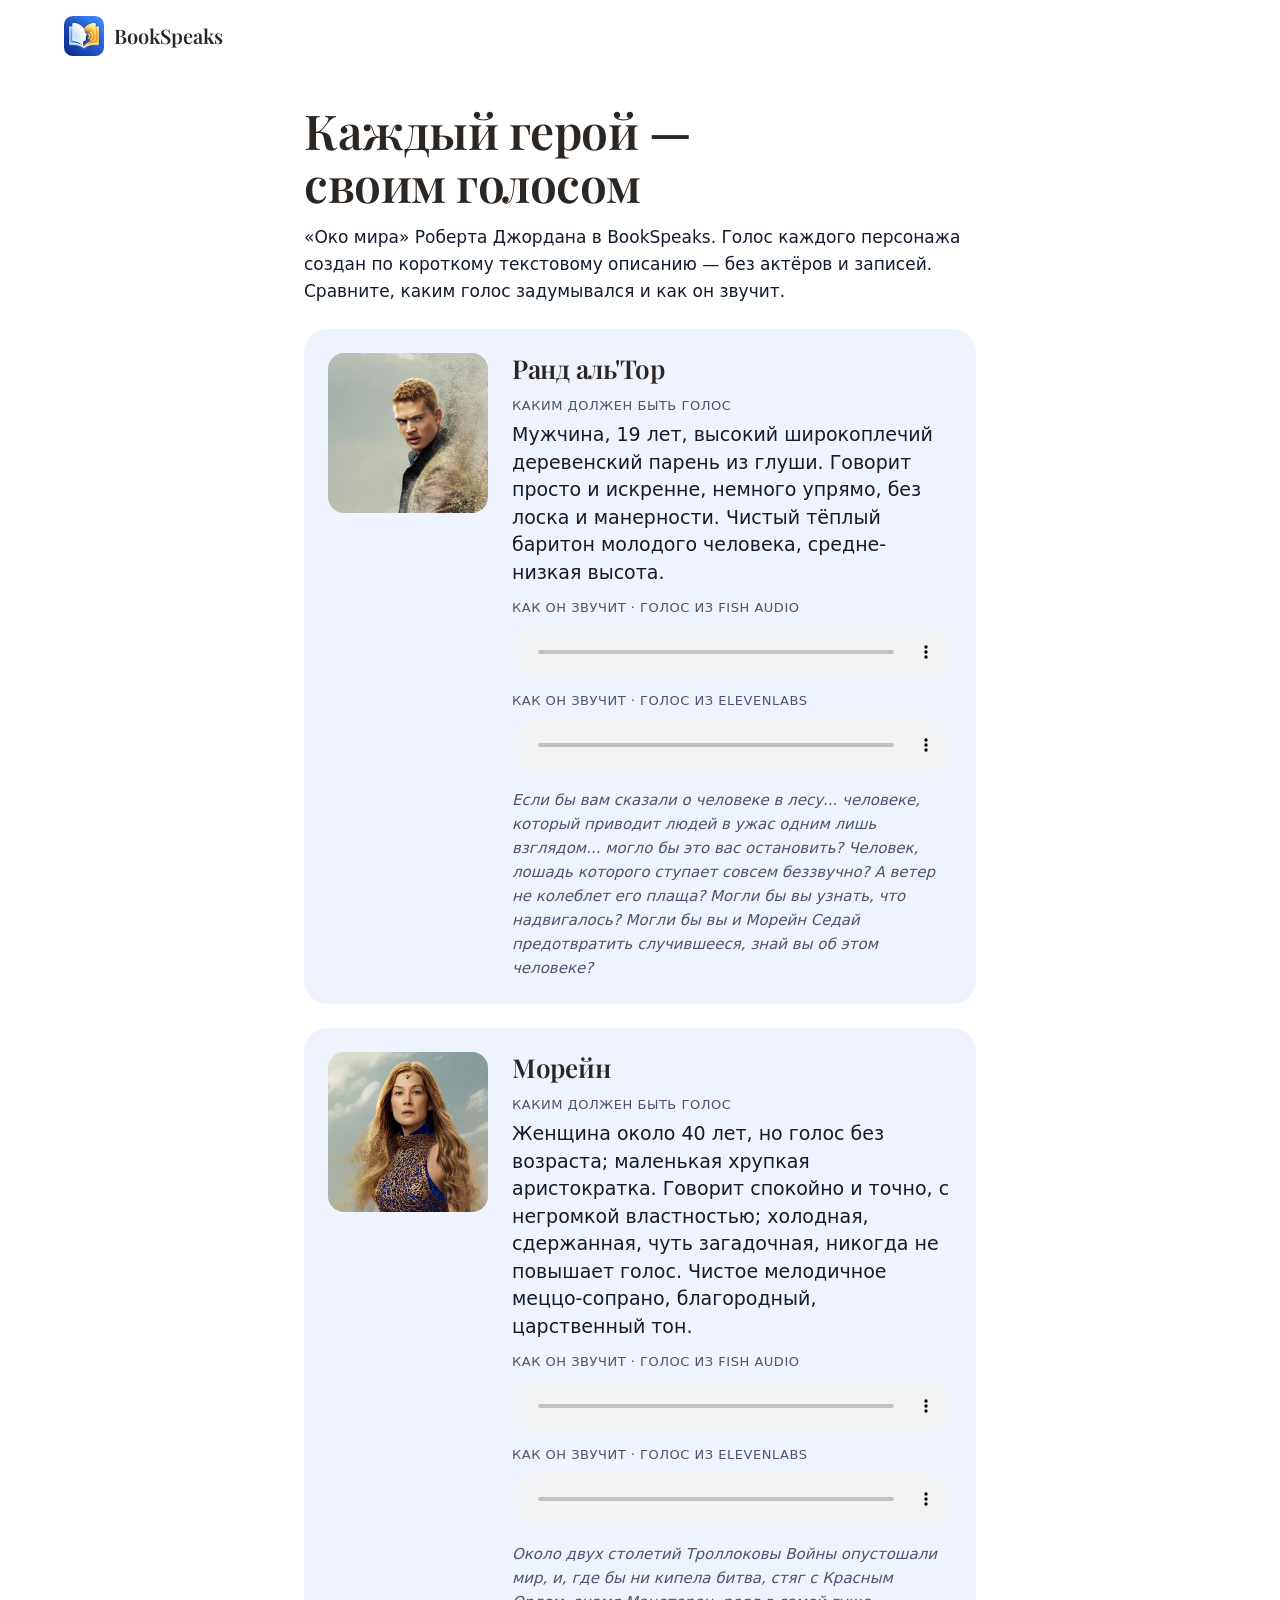
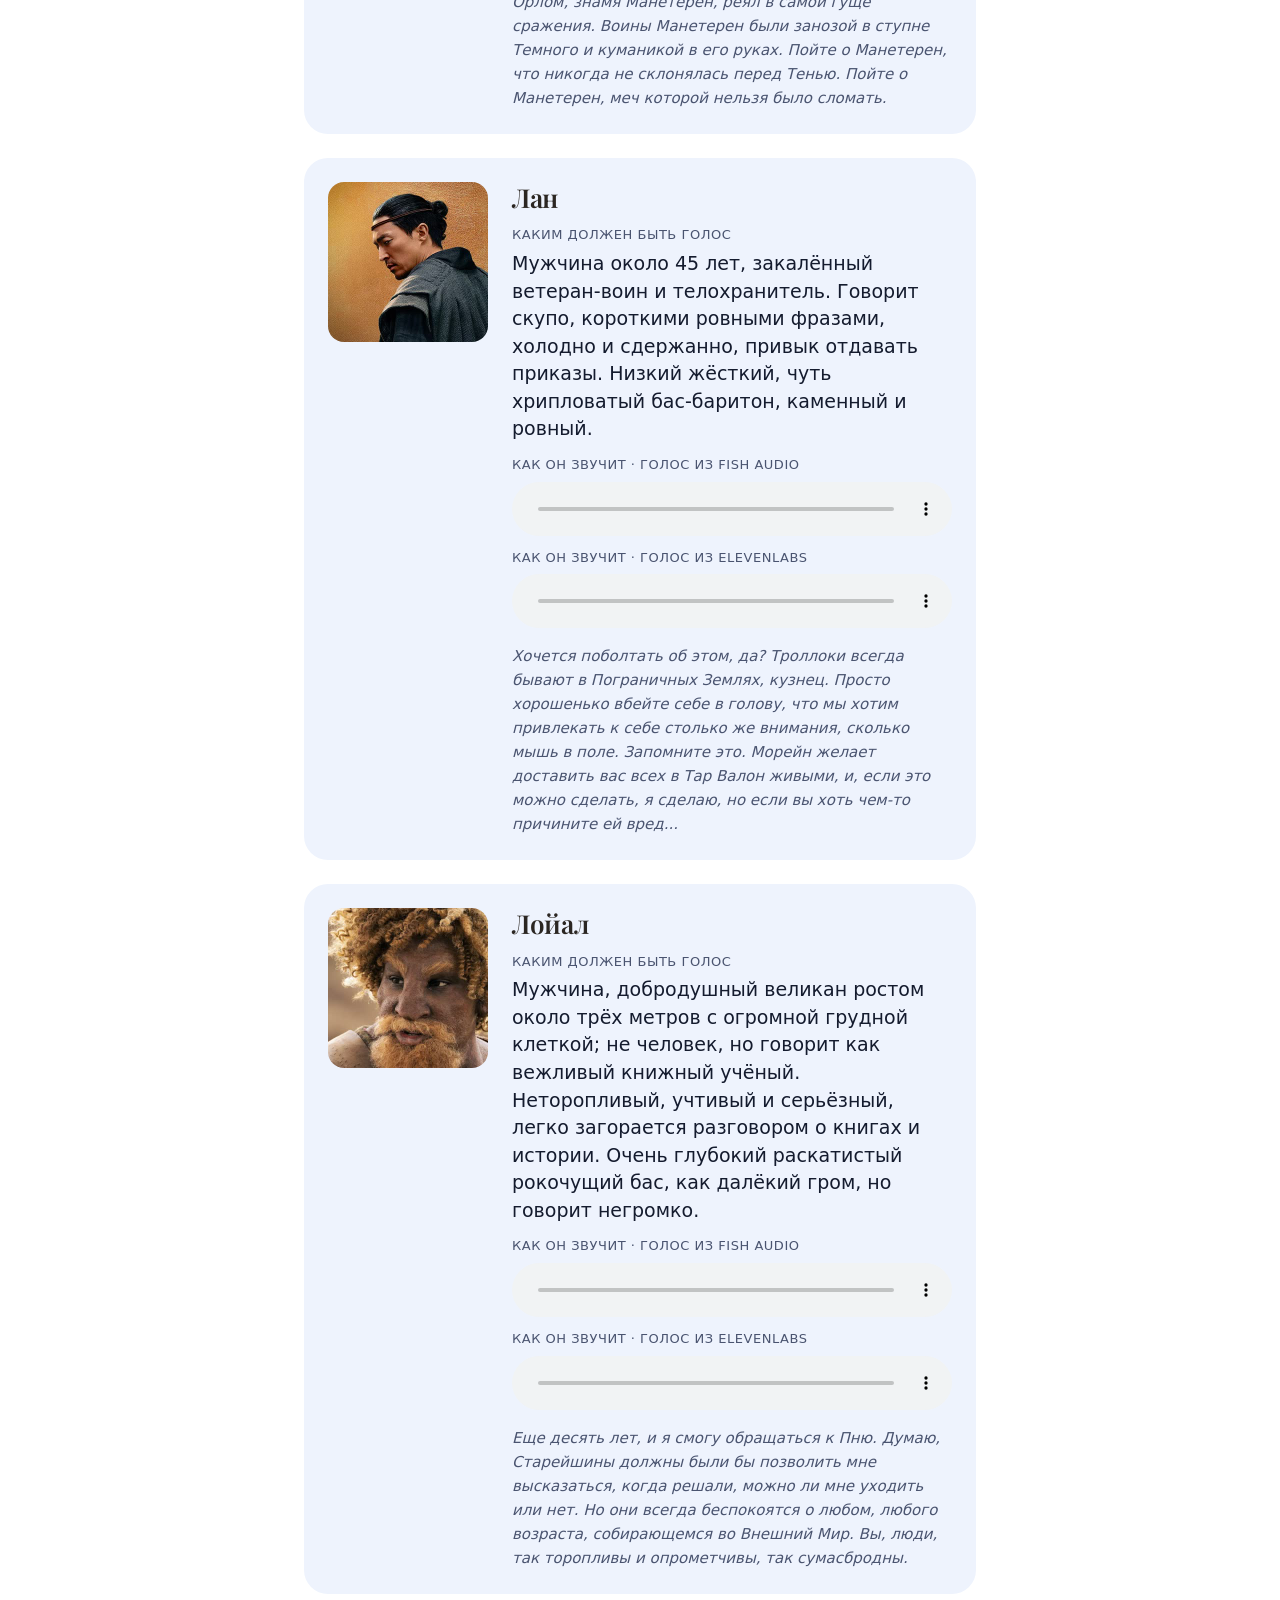
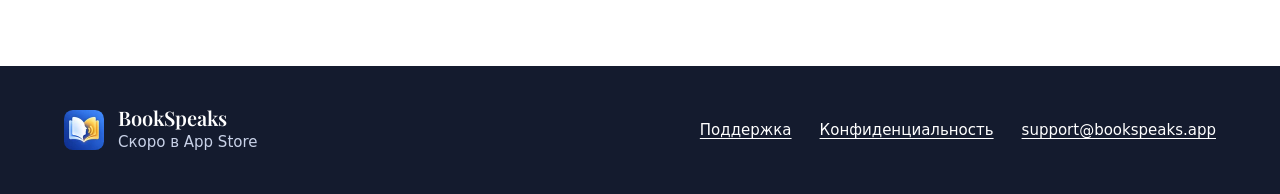
<file: ru/7ccdec11b3/index.html>
<!doctype html>
<html lang="ru">
<head>
<meta charset="utf-8">
<meta name="viewport" content="width=device-width, initial-scale=1">
<title>Каждый герой — своим голосом — BookSpeaks</title>
<meta name="robots" content="noindex, nofollow">
<meta name="theme-color" content="#ffffff">
<link rel="icon" type="image/png" href="/assets/img/favicon.png">
<link rel="apple-touch-icon" href="/assets/img/apple-touch-icon.png">
<link rel="preload" href="/assets/fonts/bookspeaks-serif-600.woff2" as="font" type="font/woff2" crossorigin>
<link rel="stylesheet" href="/assets/site.css">
<style>
.voices .hero-card { display: flex; gap: 1.5rem; margin-top: 1.5rem; padding: 1.5rem; background: var(--mist); border-radius: 1.5rem; }
.voices .hero-card img { width: 10rem; height: 10rem; border-radius: 1rem; object-fit: cover; flex: none; }
.voices .hero-card > div { flex: 1; min-width: 0; }
.voices h2 { margin-top: 0; }
.voices .label { margin-top: 0.75rem; color: var(--muted); font-size: 0.8125rem; letter-spacing: 0.04em; text-transform: uppercase; }
.voices .voice { margin-top: 0.25rem; font-size: 1.1875rem; line-height: 1.45; }
.voices audio { display: block; width: 100%; margin-top: 0.375rem; }
.voices blockquote { margin: 1rem 0 0; color: var(--muted); font-size: 0.9375rem; font-style: italic; }
@media (max-width: 36rem) { .voices .hero-card { flex-direction: column; } .voices .hero-card img { width: 100%; height: auto; aspect-ratio: 1; } }
</style>
</head>
<body>
<a class="skip" href="#main">К содержимому</a>

<header class="top">
  <div class="wrap top-row">
    <a class="brand" href="/ru/" aria-label="BookSpeaks, главная">
      <img src="/assets/img/icon.webp" alt="" width="40" height="40">
      <span>BookSpeaks</span>
    </a>
  </div>
</header>

<main id="main" class="wrap doc voices">
  <h1>Каждый герой — своим голосом</h1>
  <p>«Око мира» Роберта Джордана в BookSpeaks. Голос каждого персонажа создан по короткому текстовому описанию — без актёров и записей. Сравните, каким голос задумывался и как он звучит.</p>

  <article class="hero-card">
    <img src="rand.jpg" alt="Ранд аль'Тор" width="320" height="320" loading="lazy">
    <div>
      <h2>Ранд аль'Тор</h2>
      <p class="label">Каким должен быть голос</p>
      <p class="voice">Мужчина, 19 лет, высокий широкоплечий деревенский парень из глуши. Говорит просто и искренне, немного упрямо, без лоска и манерности. Чистый тёплый баритон молодого человека, средне-низкая высота.</p>
      <p class="label">Как он звучит · голос из Fish Audio</p>
      <audio controls preload="none" src="rand.m4a"></audio>
      <p class="label">Как он звучит · голос из ElevenLabs</p>
      <audio controls preload="none" src="rand-eleven.m4a"></audio>
      <blockquote>Если бы вам сказали о человеке в лесу... человеке, который приводит людей в ужас одним лишь взглядом... могло бы это вас остановить? Человек, лошадь которого ступает совсем беззвучно? А ветер не колеблет его плаща? Могли бы вы узнать, что надвигалось? Могли бы вы и Морейн Седай предотвратить случившееся, знай вы об этом человеке?</blockquote>
    </div>
  </article>
  <article class="hero-card">
    <img src="moiraine.jpg" alt="Морейн" width="320" height="320" loading="lazy">
    <div>
      <h2>Морейн</h2>
      <p class="label">Каким должен быть голос</p>
      <p class="voice">Женщина около 40 лет, но голос без возраста; маленькая хрупкая аристократка. Говорит спокойно и точно, с негромкой властностью; холодная, сдержанная, чуть загадочная, никогда не повышает голос. Чистое мелодичное меццо-сопрано, благородный, царственный тон.</p>
      <p class="label">Как он звучит · голос из Fish Audio</p>
      <audio controls preload="none" src="moiraine.m4a"></audio>
      <p class="label">Как он звучит · голос из ElevenLabs</p>
      <audio controls preload="none" src="moiraine-eleven.m4a"></audio>
      <blockquote>Около двух столетий Троллоковы Войны опустошали мир, и, где бы ни кипела битва, стяг с Красным Орлом, знамя Манетерен, реял в самой гуще сражения. Воины Манетерен были занозой в ступне Темного и куманикой в его руках. Пойте о Манетерен, что никогда не склонялась перед Тенью. Пойте о Манетерен, меч которой нельзя было сломать.</blockquote>
    </div>
  </article>
  <article class="hero-card">
    <img src="lan.jpg" alt="Лан" width="320" height="320" loading="lazy">
    <div>
      <h2>Лан</h2>
      <p class="label">Каким должен быть голос</p>
      <p class="voice">Мужчина около 45 лет, закалённый ветеран-воин и телохранитель. Говорит скупо, короткими ровными фразами, холодно и сдержанно, привык отдавать приказы. Низкий жёсткий, чуть хрипловатый бас-баритон, каменный и ровный.</p>
      <p class="label">Как он звучит · голос из Fish Audio</p>
      <audio controls preload="none" src="lan.m4a"></audio>
      <p class="label">Как он звучит · голос из ElevenLabs</p>
      <audio controls preload="none" src="lan-eleven.m4a"></audio>
      <blockquote>Хочется поболтать об этом, да? Троллоки всегда бывают в Пограничных Землях, кузнец. Просто хорошенько вбейте себе в голову, что мы хотим привлекать к себе столько же внимания, сколько мышь в поле. Запомните это. Морейн желает доставить вас всех в Тар Валон живыми, и, если это можно сделать, я сделаю, но если вы хоть чем-то причините ей вред...</blockquote>
    </div>
  </article>
  <article class="hero-card">
    <img src="loial.jpg" alt="Лойал" width="320" height="320" loading="lazy">
    <div>
      <h2>Лойал</h2>
      <p class="label">Каким должен быть голос</p>
      <p class="voice">Мужчина, добродушный великан ростом около трёх метров с огромной грудной клеткой; не человек, но говорит как вежливый книжный учёный. Неторопливый, учтивый и серьёзный, легко загорается разговором о книгах и истории. Очень глубокий раскатистый рокочущий бас, как далёкий гром, но говорит негромко.</p>
      <p class="label">Как он звучит · голос из Fish Audio</p>
      <audio controls preload="none" src="loial.m4a"></audio>
      <p class="label">Как он звучит · голос из ElevenLabs</p>
      <audio controls preload="none" src="loial-eleven.m4a"></audio>
      <blockquote>Еще десять лет, и я смогу обращаться к Пню. Думаю, Старейшины должны были бы позволить мне высказаться, когда решали, можно ли мне уходить или нет. Но они всегда беспокоятся о любом, любого возраста, собирающемся во Внешний Мир. Вы, люди, так торопливы и опрометчивы, так сумасбродны.</blockquote>
    </div>
  </article>
</main>

<footer class="foot">
  <div class="wrap foot-row">
    <div class="foot-brand">
      <img src="/assets/img/icon.webp" alt="" width="40" height="40" loading="lazy">
      <div>
        <p class="foot-name">BookSpeaks</p>
        <p>Скоро в App Store</p>
      </div>
    </div>
    <nav class="foot-nav" aria-label="Подвал">
      <a href="/support/#ru">Поддержка</a>
      <a href="/privacy/#ru">Конфиденциальность</a>
      <a href="mailto:support@bookspeaks.app">support@bookspeaks.app</a>
    </nav>
  </div>
</footer>
</body>
</html>
</file>
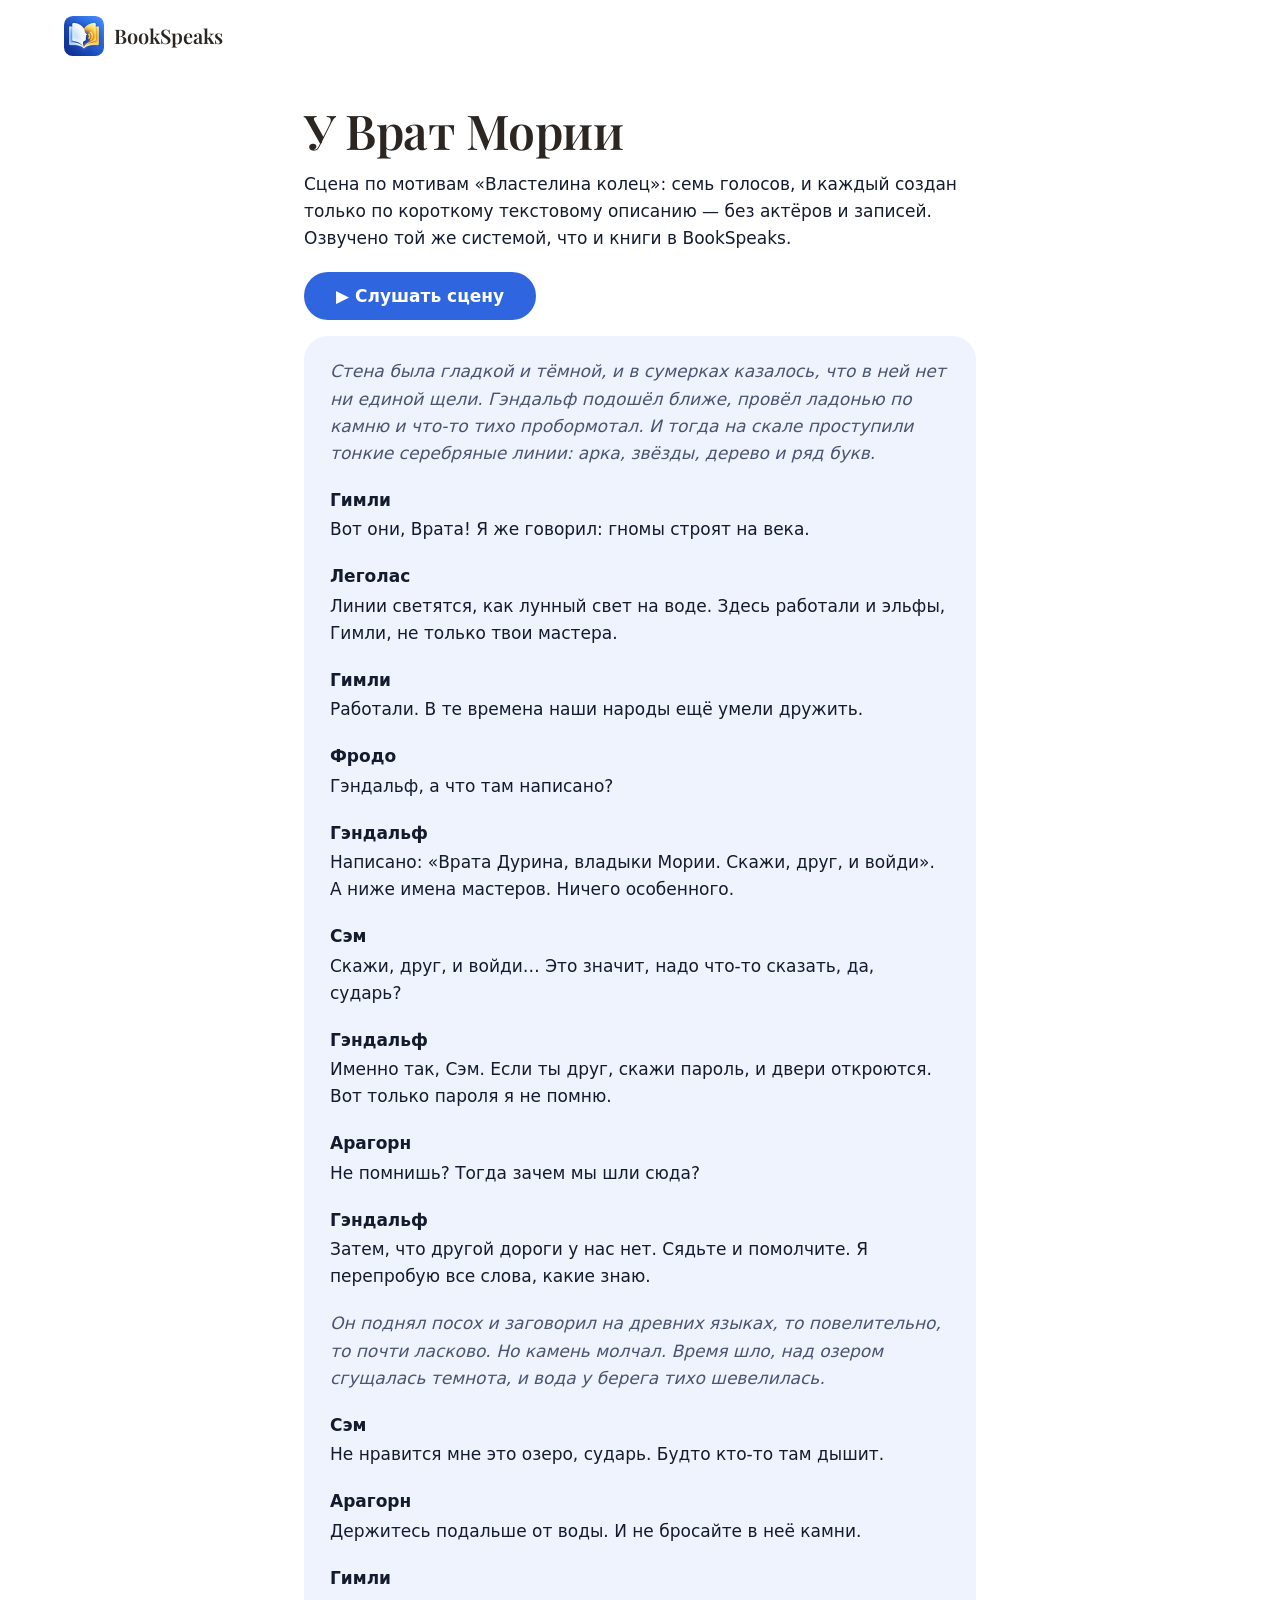
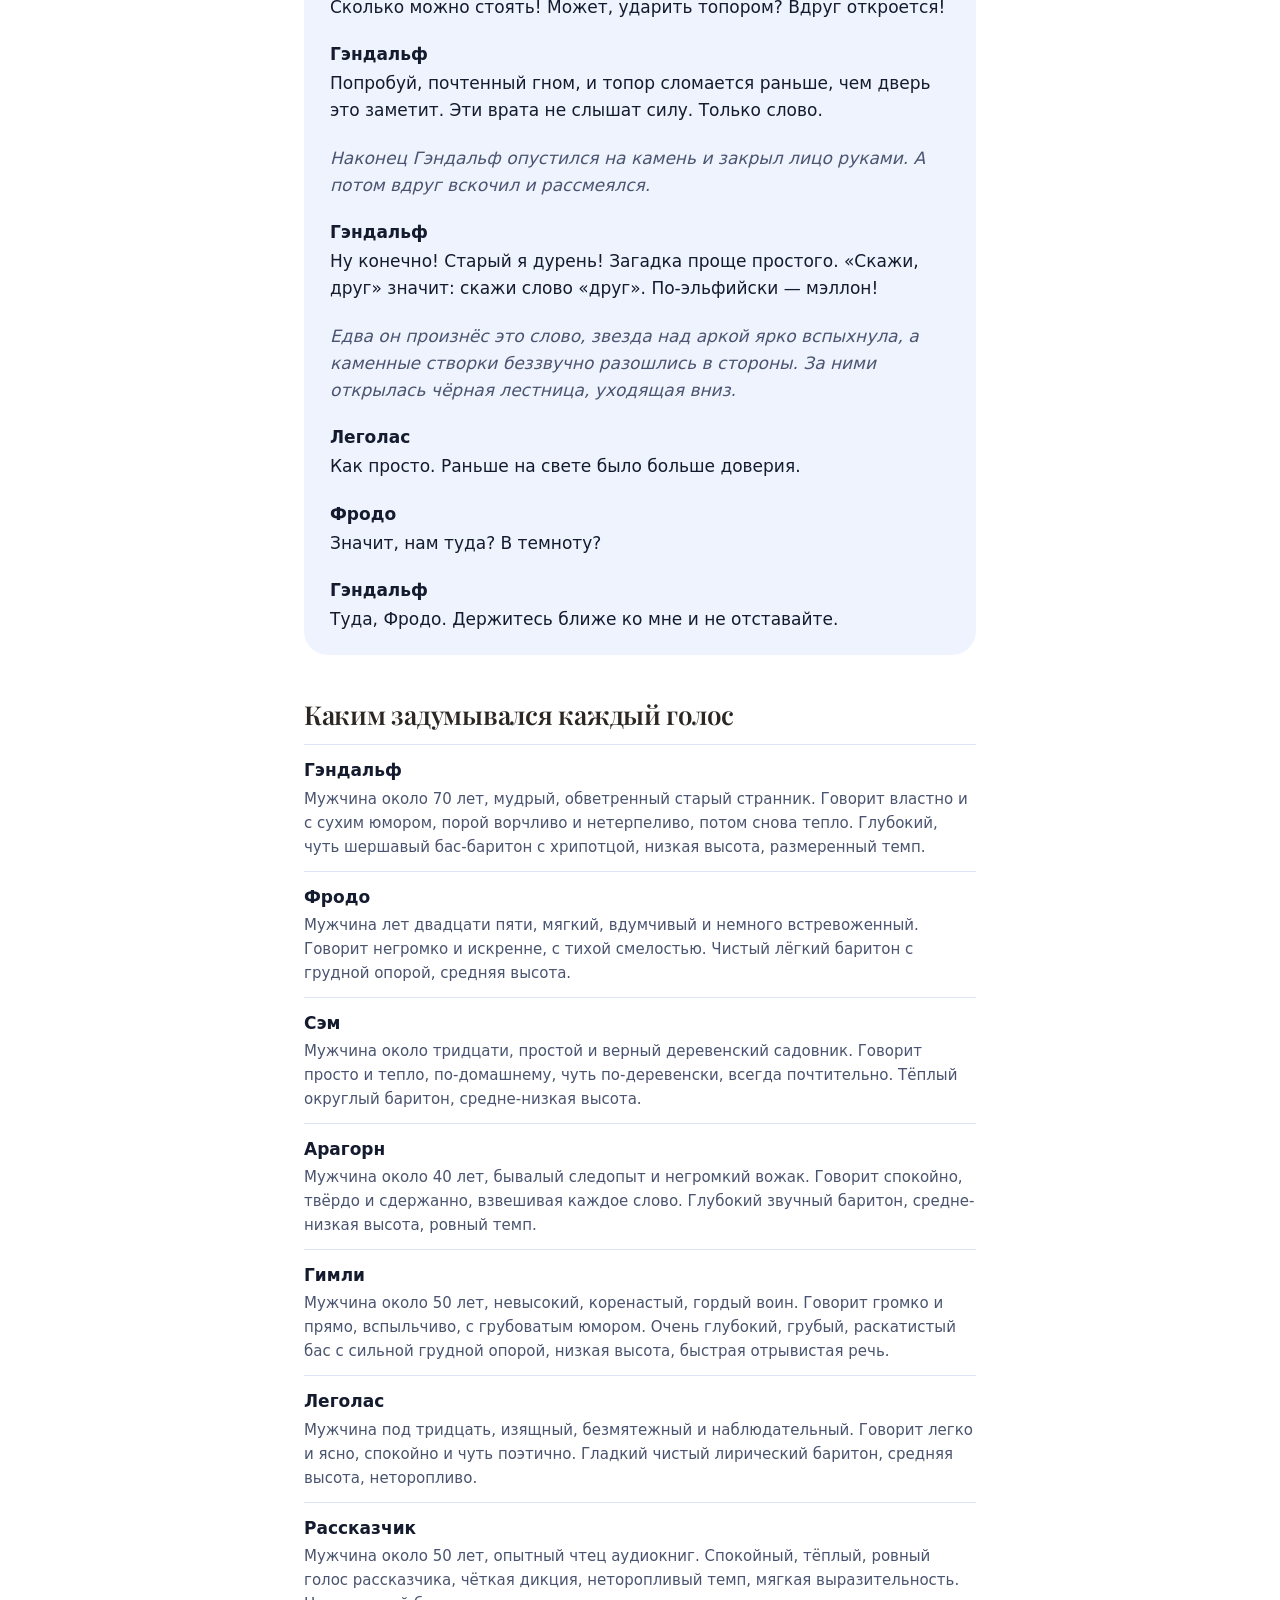
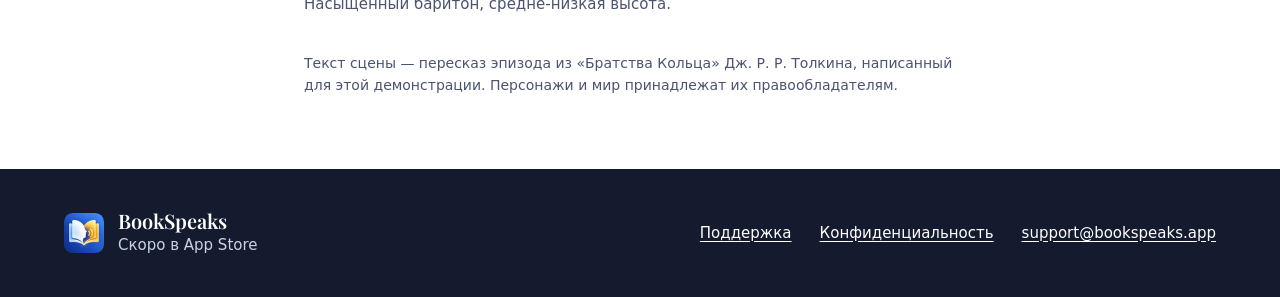
<file: ru/be49387a0a/index.html>
<!doctype html>
<html lang="ru">
<head>
<meta charset="utf-8">
<meta name="viewport" content="width=device-width, initial-scale=1">
<title>У Врат Мории — BookSpeaks</title>
<meta name="robots" content="noindex, nofollow">
<meta name="theme-color" content="#ffffff">
<link rel="icon" type="image/png" href="/assets/img/favicon.png">
<link rel="apple-touch-icon" href="/assets/img/apple-touch-icon.png">
<link rel="preload" href="/assets/fonts/bookspeaks-serif-600.woff2" as="font" type="font/woff2" crossorigin>
<link rel="stylesheet" href="/assets/site.css">
<style>
.scene .play { display: inline-flex; align-items: center; min-height: 3rem; margin-top: 1.25rem; padding: 0 2rem; border: 0; border-radius: 99px; background: var(--cobalt); color: #fff; font: 600 1.0625rem/1 var(--sans); cursor: pointer; }
.scene .cast, .scene .lines { list-style: none; padding: 0; }
.scene .cast li { display: grid; gap: 0.125rem; margin-top: 0; padding-block: 0.75rem; border-top: 1px solid var(--line); }
.scene .cast span { color: var(--muted); font-size: 0.9375rem; }
.scene .lines { margin-top: 1rem; padding: 0.75rem; background: var(--mist); border-radius: 1.5rem; }
.scene .lines li { display: grid; gap: 0.125rem; margin-top: 0; padding: 0.625rem 0.875rem; border-radius: 1rem; cursor: pointer; }
.scene .lines li:hover { background: var(--paper); }
.scene .lines .narration span { color: var(--muted); font-style: italic; }
.scene .lines li.now { background: var(--paper); box-shadow: inset 3px 0 0 var(--cobalt); }
.scene .note { margin-top: 1.5rem; color: var(--muted); font-size: 0.875rem; }
</style>
</head>
<body>
<a class="skip" href="#main">К содержимому</a>

<header class="top">
  <div class="wrap top-row">
    <a class="brand" href="/ru/" aria-label="BookSpeaks, главная">
      <img src="/assets/img/icon.webp" alt="" width="40" height="40">
      <span>BookSpeaks</span>
    </a>
  </div>
</header>

<main id="main" class="wrap doc scene">
  <h1>У Врат Мории</h1>
  <p>Сцена по мотивам «Властелина колец»: семь голосов, и каждый создан только по короткому текстовому описанию — без актёров и записей. Озвучено той же системой, что и книги в BookSpeaks.</p>
  <button class="play" type="button">▶ Слушать сцену</button>
  <ol class="lines">
    <li class="narration" data-src="00.m4a" tabindex="0">
      <span>Стена была гладкой и тёмной, и в сумерках казалось, что в ней нет ни единой щели. Гэндальф подошёл ближе, провёл ладонью по камню и что-то тихо пробормотал. И тогда на скале проступили тонкие серебряные линии: арка, звёзды, дерево и ряд букв.</span></li>
    <li class="speech" data-src="01.m4a" tabindex="0">
      <b>Гимли</b><span>Вот они, Врата! Я же говорил: гномы строят на века.</span></li>
    <li class="speech" data-src="02.m4a" tabindex="0">
      <b>Леголас</b><span>Линии светятся, как лунный свет на воде. Здесь работали и эльфы, Гимли, не только твои мастера.</span></li>
    <li class="speech" data-src="03.m4a" tabindex="0">
      <b>Гимли</b><span>Работали. В те времена наши народы ещё умели дружить.</span></li>
    <li class="speech" data-src="04.m4a" tabindex="0">
      <b>Фродо</b><span>Гэндальф, а что там написано?</span></li>
    <li class="speech" data-src="05.m4a" tabindex="0">
      <b>Гэндальф</b><span>Написано: «Врата Дурина, владыки Мории. Скажи, друг, и войди». А ниже имена мастеров. Ничего особенного.</span></li>
    <li class="speech" data-src="06.m4a" tabindex="0">
      <b>Сэм</b><span>Скажи, друг, и войди… Это значит, надо что-то сказать, да, сударь?</span></li>
    <li class="speech" data-src="07.m4a" tabindex="0">
      <b>Гэндальф</b><span>Именно так, Сэм. Если ты друг, скажи пароль, и двери откроются. Вот только пароля я не помню.</span></li>
    <li class="speech" data-src="08.m4a" tabindex="0">
      <b>Арагорн</b><span>Не помнишь? Тогда зачем мы шли сюда?</span></li>
    <li class="speech" data-src="09.m4a" tabindex="0">
      <b>Гэндальф</b><span>Затем, что другой дороги у нас нет. Сядьте и помолчите. Я перепробую все слова, какие знаю.</span></li>
    <li class="narration" data-src="10.m4a" tabindex="0">
      <span>Он поднял посох и заговорил на древних языках, то повелительно, то почти ласково. Но камень молчал. Время шло, над озером сгущалась темнота, и вода у берега тихо шевелилась.</span></li>
    <li class="speech" data-src="11.m4a" tabindex="0">
      <b>Сэм</b><span>Не нравится мне это озеро, сударь. Будто кто-то там дышит.</span></li>
    <li class="speech" data-src="12.m4a" tabindex="0">
      <b>Арагорн</b><span>Держитесь подальше от воды. И не бросайте в неё камни.</span></li>
    <li class="speech" data-src="13.m4a" tabindex="0">
      <b>Гимли</b><span>Сколько можно стоять! Может, ударить топором? Вдруг откроется!</span></li>
    <li class="speech" data-src="14.m4a" tabindex="0">
      <b>Гэндальф</b><span>Попробуй, почтенный гном, и топор сломается раньше, чем дверь это заметит. Эти врата не слышат силу. Только слово.</span></li>
    <li class="narration" data-src="15.m4a" tabindex="0">
      <span>Наконец Гэндальф опустился на камень и закрыл лицо руками. А потом вдруг вскочил и рассмеялся.</span></li>
    <li class="speech" data-src="16.m4a" tabindex="0">
      <b>Гэндальф</b><span>Ну конечно! Старый я дурень! Загадка проще простого. «Скажи, друг» значит: скажи слово «друг». По-эльфийски — мэллон!</span></li>
    <li class="narration" data-src="17.m4a" tabindex="0">
      <span>Едва он произнёс это слово, звезда над аркой ярко вспыхнула, а каменные створки беззвучно разошлись в стороны. За ними открылась чёрная лестница, уходящая вниз.</span></li>
    <li class="speech" data-src="18.m4a" tabindex="0">
      <b>Леголас</b><span>Как просто. Раньше на свете было больше доверия.</span></li>
    <li class="speech" data-src="19.m4a" tabindex="0">
      <b>Фродо</b><span>Значит, нам туда? В темноту?</span></li>
    <li class="speech" data-src="20.m4a" tabindex="0">
      <b>Гэндальф</b><span>Туда, Фродо. Держитесь ближе ко мне и не отставайте.</span></li>
  </ol>
  <h2>Каким задумывался каждый голос</h2>
  <ul class="cast">
    <li><b>Гэндальф</b><span>Мужчина около 70 лет, мудрый, обветренный старый странник. Говорит властно и с сухим юмором, порой ворчливо и нетерпеливо, потом снова тепло. Глубокий, чуть шершавый бас-баритон с хрипотцой, низкая высота, размеренный темп.</span></li>
    <li><b>Фродо</b><span>Мужчина лет двадцати пяти, мягкий, вдумчивый и немного встревоженный. Говорит негромко и искренне, с тихой смелостью. Чистый лёгкий баритон с грудной опорой, средняя высота.</span></li>
    <li><b>Сэм</b><span>Мужчина около тридцати, простой и верный деревенский садовник. Говорит просто и тепло, по-домашнему, чуть по-деревенски, всегда почтительно. Тёплый округлый баритон, средне-низкая высота.</span></li>
    <li><b>Арагорн</b><span>Мужчина около 40 лет, бывалый следопыт и негромкий вожак. Говорит спокойно, твёрдо и сдержанно, взвешивая каждое слово. Глубокий звучный баритон, средне-низкая высота, ровный темп.</span></li>
    <li><b>Гимли</b><span>Мужчина около 50 лет, невысокий, коренастый, гордый воин. Говорит громко и прямо, вспыльчиво, с грубоватым юмором. Очень глубокий, грубый, раскатистый бас с сильной грудной опорой, низкая высота, быстрая отрывистая речь.</span></li>
    <li><b>Леголас</b><span>Мужчина под тридцать, изящный, безмятежный и наблюдательный. Говорит легко и ясно, спокойно и чуть поэтично. Гладкий чистый лирический баритон, средняя высота, неторопливо.</span></li>
    <li><b>Рассказчик</b><span>Мужчина около 50 лет, опытный чтец аудиокниг. Спокойный, тёплый, ровный голос рассказчика, чёткая дикция, неторопливый темп, мягкая выразительность. Насыщенный баритон, средне-низкая высота.</span></li>
  </ul>
  <p class="note">Текст сцены — пересказ эпизода из «Братства Кольца» Дж. Р. Р. Толкина, написанный для этой демонстрации. Персонажи и мир принадлежат их правообладателям.</p>
</main>

<footer class="foot">
  <div class="wrap foot-row">
    <div class="foot-brand">
      <img src="/assets/img/icon.webp" alt="" width="40" height="40" loading="lazy">
      <div>
        <p class="foot-name">BookSpeaks</p>
        <p>Скоро в App Store</p>
      </div>
    </div>
    <nav class="foot-nav" aria-label="Подвал">
      <a href="/support/#ru">Поддержка</a>
      <a href="/privacy/#ru">Конфиденциальность</a>
      <a href="mailto:support@bookspeaks.app">support@bookspeaks.app</a>
    </nav>
  </div>
</footer>
<script>
const items = [...document.querySelectorAll('.lines li')];
const player = new Audio();
const button = document.querySelector('.play');
let current = -1, chained = false;
function play(index, chain) {
  items.forEach((li) => li.classList.remove('now'));
  if (index >= items.length) { current = -1; button.textContent = '▶ Слушать сцену'; return; }
  current = index; chained = chain;
  items[index].classList.add('now');
  items[index].scrollIntoView({ block: 'nearest', behavior: 'smooth' });
  player.src = items[index].dataset.src;
  player.play();
  button.textContent = '❚❚ Пауза';
}
player.addEventListener('ended', () => chained ? setTimeout(() => play(current + 1, true), 350) : play(items.length, false));
button.addEventListener('click', () => {
  if (current < 0) return play(0, true);
  if (player.paused) { player.play(); button.textContent = '❚❚ Пауза'; } else { player.pause(); button.textContent = '▶ Продолжить'; }
});
items.forEach((li, i) => {
  li.addEventListener('click', () => play(i, false));
  li.addEventListener('keydown', (e) => { if (e.key === 'Enter' || e.key === ' ') { e.preventDefault(); play(i, false); } });
});
</script>
</body>
</html>
</file>
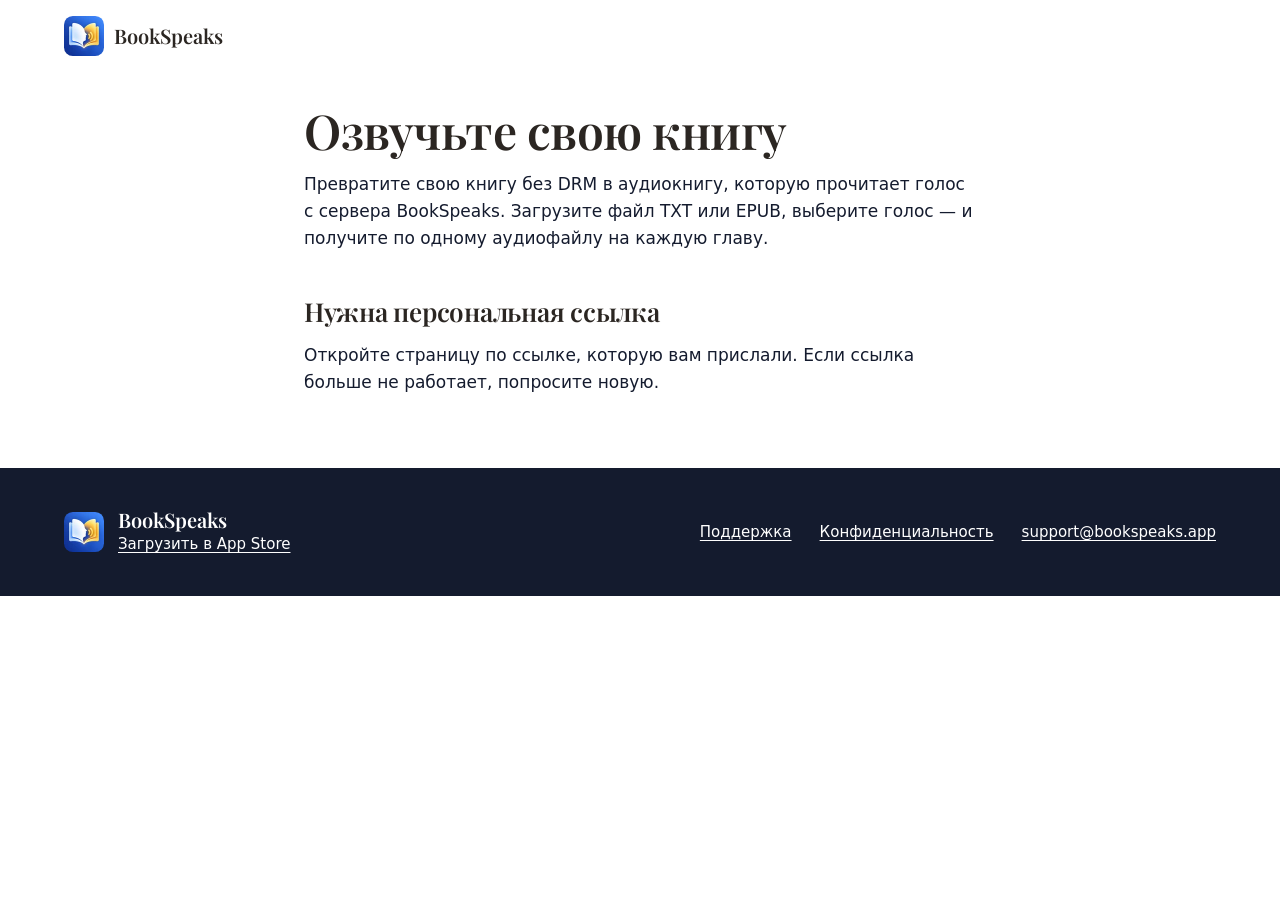
<file: ru/friend/index.html>
<!doctype html>
<html lang="ru">
<head>
<meta charset="utf-8">
<meta name="viewport" content="width=device-width, initial-scale=1">
<title>Озвучьте свою книгу — BookSpeaks</title>
<meta name="robots" content="noindex, nofollow">
<meta name="theme-color" content="#ffffff">
<link rel="icon" type="image/png" href="/assets/img/favicon.png">
<link rel="apple-touch-icon" href="/assets/img/apple-touch-icon.png">
<link rel="preload" href="/assets/fonts/bookspeaks-serif-600.woff2" as="font" type="font/woff2" crossorigin>
<link rel="stylesheet" href="/assets/site.css">
<style>
.friend form { display: grid; gap: 1.25rem; margin-top: 1.5rem; padding: 1.5rem; background: var(--mist); border-radius: 1.5rem; }
.friend label { display: grid; gap: 0.375rem; font-weight: 600; }
.friend .field-title { font-weight: 600; }
.friend .file-field { display: grid; gap: 0.375rem; position: relative; }
.friend .file-native { position: absolute; width: 1px; height: 1px; opacity: 0; overflow: hidden; pointer-events: none; }
.friend .file-row { display: flex; flex-wrap: wrap; align-items: center; gap: 0.75rem; }
.friend .pick { display: inline-flex; align-items: center; min-height: 2.75rem; padding: 0 1.5rem; border-radius: 99px; background: var(--cobalt); color: #fff; font: 600 1rem/1 var(--sans); cursor: pointer; }
.friend .file-native:focus-visible + .file-row .pick { outline: 3px solid var(--cobalt); outline-offset: 3px; }
.friend .file-row .note { margin: 0; overflow-wrap: anywhere; }
.friend select { width: 100%; min-height: 2.75rem; padding: 0.5rem 0.75rem; border: 1px solid var(--line); border-radius: 0.75rem; background: var(--paper); color: var(--ink); font: 1rem/1.4 var(--sans); }
.friend .voice-row { display: flex; flex-wrap: wrap; align-items: end; gap: 0.75rem; }
.friend .voice-row label { flex: 1 1 14rem; }
.friend .sample { background: var(--paper); }
.friend .start { justify-self: start; min-height: 3rem; padding: 0 2rem; border: 0; border-radius: 99px; background: var(--cobalt); color: #fff; font: 600 1.0625rem/1 var(--sans); cursor: pointer; }
.friend .start:disabled { opacity: 0.6; cursor: progress; }
.friend .note { color: var(--muted); font-size: 0.9375rem; }
.friend .error { color: #B3261E; font-weight: 600; }
.friend .error:empty { display: none; }
.friend .books { list-style: none; padding: 0; }
.friend .books li { margin-top: 0; padding-block: 1rem; border-top: 1px solid var(--line); }
.friend .books p { margin-top: 0.25rem; }
.friend .books .book-name { margin-top: 0; font-weight: 600; overflow-wrap: anywhere; }
.friend .book-state { color: var(--muted); }
.friend .book-state progress { display: block; width: min(100%, 20rem); margin-top: 0.375rem; accent-color: var(--cobalt); }
.friend .downloads { display: flex; flex-wrap: wrap; gap: 0.25rem 0.875rem; margin-top: 0.375rem; }
.friend .downloads a { min-height: 2rem; display: inline-flex; align-items: center; }
</style>
</head>
<body>
<a class="skip" href="#main">К содержимому</a>

<header class="top">
  <div class="wrap top-row">
    <a class="brand" href="/ru/" aria-label="BookSpeaks, главная">
      <img src="/assets/img/icon.webp" alt="" width="40" height="40">
      <span>BookSpeaks</span>
    </a>
  </div>
</header>

<main id="main" class="wrap doc friend">
<h1>Озвучьте свою книгу</h1>
<p>Превратите свою книгу без DRM в аудиокнигу, которую прочитает голос с сервера BookSpeaks. Загрузите файл TXT или
EPUB, выберите голос — и получите по одному аудиофайлу на каждую главу.</p>

<section id="no-link" hidden>
<h2>Нужна персональная ссылка</h2>
<p id="no-link-reason">Откройте страницу по ссылке, которую вам прислали. Если ссылка больше не работает, попросите новую.</p>
</section>

<p id="loading">Загружаем…</p>

<section id="voicing" hidden>
<p>Баланс: <b id="balance"></b>. Книга обходится примерно в 100 кредитов за час звука, минимум 100 кредитов.
Если озвучить не получится, кредиты вернутся.</p>

<p id="drama-trial" hidden>Бесплатный закрытый тест Drama 3. Built with Fish Audio. Аудио создано ИИ; пожалуйста, не передавайте личную ссылку.</p>
<form id="order">
  <div class="file-field">
    <span id="book-title" class="field-title">Книга (TXT или EPUB, до 50 МБ)</span>
    <input id="book" class="file-native" type="file" accept=".txt,.epub" required aria-labelledby="book-title">
    <div class="file-row">
      <label class="pick" for="book">Выбрать файл</label>
      <span id="book-name" class="note" aria-live="polite">Файл не выбран</span>
    </div>
  </div>
  <div class="voice-row">
    <label>Голос
      <select id="voice" required></select>
    </label>
    <button class="sample" id="listen" type="button" aria-pressed="false">Послушать</button>
  </div>
  <button class="start" id="start" type="submit">Начать</button>
  <p class="error" id="error" role="alert"></p>
</form>
<p class="note">Озвучивание занимает от 20 минут до нескольких часов, в зависимости от книги. Страницу можно закрыть и
вернуться позже. Файлы хранятся 7 дней после загрузки.</p>

<h2>Ваши книги</h2>
<p id="no-books">Пока нет книг.</p>
<ul class="books" id="books" aria-live="polite"></ul>
</section>
</main>

<footer class="foot">
  <div class="wrap foot-row">
    <div class="foot-brand">
      <img src="/assets/img/icon.webp" alt="" width="40" height="40" loading="lazy">
      <div>
        <p class="foot-name">BookSpeaks</p>
        <p><a href="https://apps.apple.com/us/app/bookspeaks/id6818035285">Загрузить в App Store</a></p>
      </div>
    </div>
    <nav class="foot-nav" aria-label="Подвал">
      <a href="/support/#ru">Поддержка</a>
      <a href="/privacy/#ru">Конфиденциальность</a>
      <a href="mailto:support@bookspeaks.app">support@bookspeaks.app</a>
    </nav>
  </div>
</footer>
<script>
(() => {
  const API = 'https://book.slotik.app';
  const MAX_BYTES = 50e6;
  const LANGUAGES = { ru: 'Русские', en: 'Английские' };
  const VOICE_NAMES = {
    'ru-tovarisch': 'Товарищ', 'ru-young-clear': 'Молодой, ясный', 'ru-bright-storyteller': 'Живой рассказчик',
    'ru-confident-anchor': 'Уверенная ведущая', 'ru-older-cosy': 'Уютная',
  };
  const WAITING = {
    daily_cap: 'Ждём сервер — пауза до завтра',
    kill_switch: 'Ждём сервер — озвучивание пока выключено',
    disk_low: 'Ждём сервер — на сервере не хватает места',
  };
  const FAILED = {
    pods_lost: 'серверы отключились',
    no_gpu: 'слишком долго не было свободного сервера',
    over_budget: 'дневной бюджет на серверы закончился',
  };
  const ERRORS = {
    bad_file: 'В этом файле нет текста для озвучивания. Выберите книгу в формате TXT или EPUB.',
    bad_voice: 'Этот голос недоступен. Выберите другой.',
    too_big: 'Книга слишком длинная для одного заказа. Разделите её на части до 2 миллионов знаков.',
    voicing_off: 'Озвучивание на сервере пока выключено. Попробуйте позже.',
    server_full: 'На сервере сейчас не хватает места. Попробуйте позже.',
    bad_token: 'Эта ссылка не работает. Попросите новую.',
    link_expired: 'Ссылка для скачивания устарела. Обновите страницу.',
  };
  const NETWORK_ERROR = 'Нет связи с сервером. Проверьте интернет и попробуйте ещё раз; файл должен быть меньше 50 МБ.';
  const OTHER_ERROR = 'Что-то пошло не так. Попробуйте позже.';
  const DEFAULT_VOICE = 'ru-tovarisch';
  const DEFAULT_ENGINE = 'voxcpm';
  const token = location.hash.slice(1);
  const $ = (id) => document.getElementById(id);
  const plurals = new Intl.PluralRules('ru');
  let audio = null;
  let refreshTimer = 0;

  function credits(count) {
    const word = { one: 'кредит', few: 'кредита' }[plurals.select(count)] || 'кредитов';
    return count.toLocaleString('ru-RU') + ' ' + word;
  }

  function errorMessage(body) {
    if (body.code === 'not_enough_credits') {
      return 'Не хватает кредитов: на балансе ' + credits(body.balance) + ', нужно ' + credits(body.needed) + '.';
    }
    return ERRORS[body.code] || OTHER_ERROR;
  }

  function showNoLink(reason) {
    $('loading').hidden = true;
    $('voicing').hidden = true;
    $('no-link').hidden = false;
    if (reason) $('no-link-reason').textContent = reason;
  }

  async function call(path, options = {}) {
    let response;
    try {
      response = await fetch(API + path, { ...options, headers: { 'X-Friend-Token': token } });
    } catch {
      throw new Error(NETWORK_ERROR);
    }
    const body = await response.json().catch(() => ({}));
    if (response.ok) return body;
    if (body.code === 'bad_token') showNoLink(errorMessage(body));
    throw new Error(errorMessage(body));
  }

  function bookState(book) {
    if (book.state === 'done') return 'Готово';
    if (book.state === 'failed') return 'Ошибка — ' + (FAILED[book.code] || 'что-то пошло не так на сервере') + '. Кредиты вернулись.';
    if (book.state === 'cancelled') return 'Отменено';
    if (book.state === 'running' && book.total) return 'Озвучиваем — ' + Math.floor(100 * book.done / book.total) + '%';
    if (book.state === 'running') return 'Озвучиваем';
    return WAITING[book.code] || 'Ждём сервер';
  }

  function link(text, path) {
    const a = document.createElement('a');
    a.textContent = text;
    a.href = API + path;
    return a;
  }

  function showBooks(books) {
    $('no-books').hidden = books.length > 0;
    $('books').replaceChildren(...books.map((book) => {
      const item = document.createElement('li');
      const name = document.createElement('p');
      name.className = 'book-name';
      name.textContent = book.name;
      const state = document.createElement('p');
      state.className = 'book-state';
      state.textContent = bookState(book);
      if (book.state === 'running' && book.total) {
        const bar = document.createElement('progress');
        bar.max = book.total;
        bar.value = book.done;
        state.append(bar);
      }
      item.append(name, state);
      if (book.state === 'done') {
        const downloads = document.createElement('p');
        downloads.className = 'downloads';
        downloads.append(link('Готово — скачать всё (zip)', book.zip),
          ...book.chapters.map((chapter) => link('Глава ' + chapter.number, chapter.url)));
        item.append(downloads);
      }
      return item;
    }));
  }

  function showAccount(account) {
    $('balance').textContent = credits(account.balance);
    showBooks(account.books);
    clearTimeout(refreshTimer);
    const voicing = account.books.some((book) => book.state === 'queued' || book.state === 'running');
    refreshTimer = setTimeout(refresh, voicing ? 5000 : 15 * 60 * 1000);
  }

  async function refresh() {
    try {
      showAccount(await call('/friend/api/status'));
    } catch {
      if ($('no-link').hidden) refreshTimer = setTimeout(refresh, 15000);
    }
  }

  function stopSample() {
    if (audio) audio.pause();
    audio = null;
    $('listen').setAttribute('aria-pressed', 'false');
  }

  $('listen').addEventListener('click', () => {
    if (audio) return stopSample();
    const [model, voice] = $('voice').value.split('|');
    audio = new Audio('/friend/samples/' + (model === 'fishaudio/drama-3' ? 'drama-' : model.toLowerCase().startsWith('voxcpm') ? 'voxcpm-' : 'qwen-') + voice + '.m4a');
    audio.addEventListener('ended', stopSample);
    audio.play().catch(stopSample);
    $('listen').setAttribute('aria-pressed', 'true');
  });
  function showFileName() {
    $('book-name').textContent = $('book').files[0]?.name || 'Файл не выбран';
  }

  $('book').addEventListener('change', showFileName);
  $('voice').addEventListener('change', () => {
    stopSample();
  });
  window.addEventListener('hashchange', () => location.reload());

  function voiceLabel(voice) {
    const name = VOICE_NAMES[voice.id.split('|')[1]] || voice.name;
    return name + ' · ' + voice.engine.replace('clean', 'чистый').replace('fast', 'быстрый').replace('private trial', 'закрытый тест');
  }

  $('order').addEventListener('submit', async (event) => {
    event.preventDefault();
    const file = $('book').files[0];
    $('error').textContent = '';
    if (file.size > MAX_BYTES) {
      $('error').textContent = 'Файл больше 50 МБ. Выберите файл TXT или EPUB поменьше.';
      return;
    }
    const form = new FormData();
    form.append('book', file);
    form.append('voice', $('voice').value);
    $('start').disabled = true;
    $('start').textContent = 'Загружаем…';
    try {
      await call('/friend/api/upload', { method: 'POST', body: form });
      $('book').value = '';
      showFileName();
      await refresh();
    } catch (error) {
      $('error').textContent = error.message;
    } finally {
      $('start').disabled = false;
      $('start').textContent = 'Начать';
    }
  });

  async function start() {
    if (!/^[A-Za-z0-9_-]{16,}$/.test(token)) return showNoLink();
    try {
      const account = await call('/friend/api/account');
      $('drama-trial').hidden = !account.private_evaluation;
      for (const [language, title] of Object.entries(LANGUAGES)) {
        const group = document.createElement('optgroup');
        group.label = title;
        group.append(...account.voices.filter((voice) => voice.language === language)
          .map((voice) => new Option(voiceLabel(voice), voice.id)));
        $('voice').append(group);
      }
      const defaultOption = [...$('voice').options].find((option) => {
        const [model, voice] = option.value.split('|');
        return voice === DEFAULT_VOICE && model.toLowerCase().startsWith(DEFAULT_ENGINE);
      });
      if (defaultOption) $('voice').value = defaultOption.value;
      $('loading').hidden = true;
      $('voicing').hidden = false;
      showAccount(account);
    } catch (error) {
      if ($('no-link').hidden) $('loading').textContent = error.message;
    }
  }

  start();
})();
</script>
</body>
</html>
</file>
<file: assets/site.css>
/* BookSpeaks landing. Palette and type follow the App Store screenshots. */
@font-face {
  font-family: "BookSpeaks Serif"; /* Playfair Display SemiBold, subset latin + cyrillic, OFL: fonts/OFL.txt */
  src: url("/assets/fonts/bookspeaks-serif-600.woff2") format("woff2");
  font-weight: 600;
  font-display: swap;
}

:root {
  --paper: #fff;
  --mist: #EEF3FD;
  --cobalt: #2F66E0;
  --cobalt-text: #2456C7; /* cobalt darkened for small text on --mist (AA) */
  --gold: #F5B33A;
  --ink: #141B2E;
  --headline: #2B2622;
  --muted: #4A5470;
  --line: #DCE4F5;
  --serif: "BookSpeaks Serif", "Iowan Old Style", "Palatino Linotype", Georgia, serif;
  --sans: system-ui, -apple-system, "Segoe UI", Roboto, "Helvetica Neue", Arial, sans-serif;
}

*, *::before, *::after { box-sizing: border-box; }
html { -webkit-text-size-adjust: 100%; }
@media (prefers-reduced-motion: no-preference) { html, .ways-row { scroll-behavior: smooth; } }
body { margin: 0; background: var(--paper); color: var(--ink); font: 1.0625rem/1.6 var(--sans); }
img { max-width: 100%; height: auto; display: block; }
h1, h2, h3, p, ul, ol, dl, dd { margin: 0; }
ul, ol { padding: 0; list-style: none; }
a { color: var(--cobalt-text); text-underline-offset: 0.2em; }
:focus-visible { outline: 3px solid var(--cobalt); outline-offset: 3px; border-radius: 4px; }

.wrap { width: min(100% - 2.5rem, 72rem); margin-inline: auto; }
.skip { position: absolute; left: -999rem; top: 0.5rem; background: var(--paper); padding: 0.5rem 1rem; z-index: 2; }
.skip:focus { left: 0.5rem; }

h1, h2 { font-family: var(--serif); font-weight: 600; color: var(--headline); letter-spacing: -0.01em; text-wrap: balance; }
/* the hero headline is two fixed lines: it shrinks with its column instead of wrapping a third time */
h1 { font-size: min(clamp(2.75rem, 1.6rem + 5.2vw, 5.25rem), 17cqi); line-height: 1.03; }
h2 { font-size: clamp(2rem, 1.5rem + 2.2vw, 3.25rem); line-height: 1.1; }
h3 { font-size: 1.25rem; line-height: 1.3; }
.section-lede { color: var(--muted); font-size: 1.125rem; max-width: 36rem; margin-top: 1rem; }

/* header */
.top-row { display: flex; align-items: center; gap: 1rem; padding-block: 1rem; }
.brand { display: flex; align-items: center; gap: 0.625rem; margin-right: auto; color: var(--headline); text-decoration: none; font: 600 1.25rem/1 var(--serif); }
.brand img { border-radius: 22%; }
.top-nav { display: none; gap: 1.5rem; }
.top-nav a { color: var(--ink); text-decoration: none; font-size: 0.9375rem; padding-block: 0.5rem; }
.top-nav a:hover, .lang a:hover { color: var(--cobalt-text); }
/* language switch: a globe and EN / RU, the current language a highlighted span, the other a muted link */
.lang { display: flex; align-items: center; color: var(--ink); font-size: 0.9375rem; }
.lang a, .lang span { display: inline-flex; align-items: center; min-height: 2.75rem; }
.lang a, .lang [aria-current] { padding-inline: 0.375rem; }
.lang a, .lang [aria-hidden] { color: var(--muted); text-decoration: none; }
.lang [aria-current] { font-weight: 600; }
.pill { font-size: 0.8125rem; font-weight: 600; color: var(--cobalt-text); background: var(--mist); padding: 0.375rem 0.75rem; border-radius: 99px; white-space: nowrap; }
@media (max-width: 419px) { .top-row { gap: 0.5rem; } .brand { gap: 0.5rem; font-size: 1.0625rem; } .brand img { width: 2rem; height: 2rem; } .top .lang svg { display: none; } .top .pill { padding-inline: 0.625rem; } }

/* the app is on the App Store: added by scripts/go_live.py */
.store { display: flex; margin-top: 1.5rem; }
.store a { border-radius: 0.5rem; }
.store img { display: block; height: 3rem; width: auto; }
a.pill { text-decoration: none; }
.foot-brand a { color: #fff; }

/* hero */
.hero { position: relative; overflow: hidden; padding-block: 1.5rem 3.5rem; }
.hero-grid { position: relative; display: grid; gap: 2.25rem; }
.hero-copy { container-type: inline-size; }
.lede { font-size: 1.125rem; color: var(--muted); margin-top: 1.125rem; max-width: 31rem; text-wrap: pretty; }
.soon { display: inline-flex; align-items: center; gap: 0.625rem; margin-top: 1.5rem; padding: 0.625rem 1.125rem; border: 1px solid var(--line); border-radius: 99px; background: var(--paper); font-weight: 600; }
.soon-dot { width: 0.5rem; height: 0.5rem; border-radius: 50%; background: var(--gold); }
.hero-note { margin-top: 1rem; font-size: 0.875rem; color: var(--muted); }
.hero-screen { width: min(76vw, 19.5rem); margin-inline: auto; border-radius: 6.5% / 3%; box-shadow: 0 0 0 1px rgb(20 27 46 / 0.06), 0 30px 60px -20px rgb(20 27 46 / 0.35); }
/* the art's paper is not pure white: its edges are faded out, never shown as a rectangle */
/* in one column the open book lies centred under the screen, its pages rising on both sides;
   its width is capped so that on a tablet it stays below the copy */
.hero-art img { position: absolute; width: min(150%, 44rem); max-width: none; left: 50%; transform: translateX(-50%); bottom: 0;
  -webkit-mask-image: linear-gradient(to right, transparent, #000 14%, #000 86%, transparent), linear-gradient(to bottom, transparent, #000 22%, #000 78%, transparent);
  -webkit-mask-composite: source-in;
  mask-image: linear-gradient(to right, transparent, #000 14%, #000 86%, transparent), linear-gradient(to bottom, transparent, #000 22%, #000 78%, transparent);
  mask-composite: intersect; }

/* gallery */
.gallery { background: var(--mist); padding-block: 4rem; }
.shots { display: flex; gap: 1rem; margin-top: 2.25rem; padding: 0.25rem 1.25rem 1.5rem; overflow-x: auto; scroll-snap-type: x mandatory; scroll-padding-inline: 1.25rem; }
.shots li { flex: 0 0 min(78vw, 22.5rem); scroll-snap-align: start; }
.shots img { width: 100%; border-radius: 1.75rem; box-shadow: 0 24px 48px -24px rgb(20 27 46 / 0.4); }

/* three ways: one card per way, a swipe row with a peek of the next card below 1000px, side by side above */
.ways, .read, .faq { padding-block: 4.5rem; }
.ways-row { position: relative; display: flex; gap: 1rem; margin-top: 2.25rem; padding: 0.25rem 1.25rem; overflow-x: auto; scroll-snap-type: x mandatory; scroll-padding-inline: 1.25rem; scrollbar-width: none; }
.ways-row::-webkit-scrollbar { display: none; }
.ways-row:focus-visible { outline-offset: -3px; }
.way { flex: 0 0 min(86%, 26rem); scroll-snap-align: start; display: flex; flex-direction: column; gap: 0.75rem; background: var(--mist); border-radius: 1.5rem; padding: 1.75rem 1.5rem; }
.way h3 { font: 600 1.75rem/1.15 var(--serif); color: var(--headline); letter-spacing: -0.01em; text-wrap: balance; }
.way p { color: var(--muted); text-wrap: pretty; }
.way .tag { color: var(--cobalt-text); margin: 0; }
.way .samples { margin-top: auto; padding-top: 1rem; }
.way .sample { background: var(--paper); }
.way .sample:hover { background: var(--line); }
/* the streamed way is the highest quality: the ink card, as the highlighted plan */
.way-best { background: var(--ink); color: #fff; }
.way-best h3 { color: #fff; }
.way-best p { color: #C9D2E8; }
.way-best .tag { color: var(--gold); }
.way-best :focus-visible { outline-color: var(--gold); }
/* the dots are made by the inline script; each is a 44px tall tap target around a 10px dot */
.ways-dots { display: flex; justify-content: center; margin-top: 0.5rem; }
.ways-dots button { height: 2.75rem; padding: 0 0.6875rem; border: 0; background: none; cursor: pointer; }
.ways-dots button::before { content: ""; display: block; width: 0.625rem; height: 0.625rem; border-radius: 99px; background: #8A94B0; }
.ways-dots [aria-current="true"]::before { width: 1.5rem; background: var(--cobalt-text); }
.art { -webkit-mask-image: linear-gradient(to right, transparent, #000 7%, #000 93%, transparent), linear-gradient(to bottom, transparent, #000 7%, #000 93%, transparent);
  -webkit-mask-composite: source-in;
  mask-image: linear-gradient(to right, transparent, #000 7%, #000 93%, transparent), linear-gradient(to bottom, transparent, #000 7%, #000 93%, transparent);
  mask-composite: intersect; }
.tag { font-size: 0.8125rem; font-weight: 600; letter-spacing: 0.06em; text-transform: uppercase; color: var(--cobalt-text); margin-bottom: 0.5rem; }
/* voice samples: native audio players, turned into play / pause pills by the page's inline script */
.samples { display: flex; flex-wrap: wrap; gap: 0.625rem; margin-top: 1.125rem; }
.samples label { display: grid; gap: 0.375rem; font-weight: 600; font-size: 0.9375rem; }
.samples audio { max-width: 100%; }
.sample { position: relative; display: inline-flex; align-items: center; gap: 0.625rem; min-height: 2.75rem; padding: 0.375rem 1.125rem 0.375rem 0.375rem; border: 0; border-radius: 99px; background: var(--mist); color: var(--ink); font: 600 0.9375rem/1.2 var(--sans); cursor: pointer; }
.sample:hover { background: var(--line); }
.sample:focus-visible { border-radius: 99px; }
.sample::before { content: ""; flex: none; width: 2rem; height: 2rem; border-radius: 50%; background: var(--cobalt-text); }
.sample::after { content: ""; position: absolute; left: 1.0625rem; top: calc(50% - 0.375rem); width: 0.75rem; height: 0.75rem; background: #fff; clip-path: polygon(0 0, 100% 50%, 0 100%); }
.sample[aria-pressed="true"]::before { background: var(--ink); }
.sample[aria-pressed="true"]::after { left: 1rem; clip-path: none; background: linear-gradient(to right, #fff 33%, transparent 33% 67%, #fff 67%); }

/* read */
.read { padding-top: 0; }
.read-grid { display: grid; gap: 1rem; align-items: center; }
.read .art { width: min(100%, 26rem); margin-inline: auto; }

/* pricing */
.pricing { background: var(--mist); padding-block: 4.5rem; }
.plans { display: grid; gap: 1rem; margin-top: 2.5rem; }
.plan { background: var(--paper); border-radius: 1.5rem; padding: 2rem 1.75rem; }
.plan h3 { font-size: 1rem; color: var(--muted); }
.price { font: 600 2.5rem/1.1 var(--serif); font-variant-numeric: lining-nums; color: var(--headline); margin-top: 0.75rem; }
.price span { font-size: 1.25rem; }
.plan ul { margin-top: 1.5rem; }
.plan li { padding-block: 0.625rem; border-top: 1px solid var(--line); }
.packs li { display: flex; justify-content: space-between; }
.plan-note { color: var(--muted); font-size: 0.9375rem; margin-top: 0.75rem; }
.plan-main { background: var(--ink); color: #fff; box-shadow: 0 30px 60px -30px rgb(20 27 46 / 0.6); }
.plan-main h3 { color: var(--gold); }
.plan-main .price { color: #fff; }
.plan-main .price span { color: var(--gold); }
.plan-main li { border-color: rgb(255 255 255 / 0.16); }

/* faq */
.qa { display: grid; gap: 2rem 3rem; margin-top: 2.5rem; }
.qa dt { font-weight: 600; font-size: 1.125rem; }
.qa dd { color: var(--muted); margin-top: 0.5rem; }

/* footer */
.foot { background: var(--ink); color: #C9D2E8; padding-block: 2.5rem; font-size: 0.9375rem; }
.foot-row { display: grid; gap: 1.75rem; }
.foot-brand { display: flex; align-items: center; gap: 0.875rem; }
.foot-brand img { border-radius: 22%; }
.foot-name { font: 600 1.25rem/1.2 var(--serif); color: #fff; }
.foot-nav { display: flex; flex-wrap: wrap; align-items: center; gap: 0.5rem 1.75rem; }
.foot-nav a { color: #fff; padding-block: 0.25rem; }
.foot .lang { color: #fff; }
.foot .lang a, .foot .lang [aria-hidden] { color: #C9D2E8; padding-block: 0; }
.foot .lang a:hover { color: #fff; }
.foot :focus-visible { outline-color: var(--gold); }

@media (min-width: 640px) {
  .top-nav { display: flex; }
  .qa { grid-template-columns: 1fr 1fr; }
}

@media (min-width: 900px) {
  .wrap { width: min(100% - 5rem, 72rem); }
  .hero { padding-block: 3rem 5.5rem; }
  .hero-grid { grid-template-columns: minmax(0, 1fr) 19.5rem minmax(0, 0.42fr); align-items: center; gap: 3.5rem; }
  .lede { font-size: 1.25rem; }
  .hero-screen { width: 19.5rem; }
  .hero-art img { width: min(64vw, 62rem); left: auto; right: 0; transform: none;
    -webkit-mask-image: linear-gradient(to right, transparent, #000 30%), linear-gradient(to bottom, transparent, #000 16%, #000 84%, transparent);
    -webkit-mask-composite: source-in;
    mask-image: linear-gradient(to right, transparent, #000 30%), linear-gradient(to bottom, transparent, #000 16%, #000 84%, transparent);
    mask-composite: intersect; }
  .gallery, .pricing { padding-block: 6.5rem; }
  .ways, .faq { padding-block: 7rem; }
  .read { padding-bottom: 7rem; }
  .shots { justify-content: center; gap: 2rem; overflow: visible; padding-inline: 2.5rem; margin-top: 3.5rem; }
  .shots li { flex: 0 1 22.5rem; }
  .ways-row { padding-inline: 2.5rem; scroll-padding-inline: 2.5rem; }
  .read-grid { grid-template-columns: 5fr 6fr; gap: 5rem; }
  .plans { grid-template-columns: repeat(3, 1fr); gap: 1.5rem; align-items: stretch; }
  .plan { padding: 2.5rem 2.25rem; }
  .foot-row { grid-template-columns: 1fr auto; align-items: center; }
}

@media (min-width: 1000px) {
  .ways-row { display: grid; grid-template-columns: repeat(3, 1fr); gap: 1.5rem; width: min(100% - 5rem, 72rem); margin: 3.5rem auto 0; padding: 0; overflow: visible; }
  .way { padding: 2.25rem 1.75rem; }
  .ways-dots { display: none; }
}

/* privacy and support: one reading column */
.doc { max-width: 42rem; padding-block: 2rem 4.5rem; overflow-wrap: break-word; }
.doc h1 { font-size: clamp(2.125rem, 1.6rem + 2.4vw, 3rem); line-height: 1.1; }
.doc h2 { font-size: 1.625rem; line-height: 1.2; margin-top: 2.75rem; }
.doc h3 { margin-top: 2rem; }
.doc p, .doc ul { margin-top: 0.875rem; }
.doc ul { list-style: disc; padding-left: 1.25rem; }
.doc li + li { margin-top: 0.5rem; }
.doc hr { border: 0; border-top: 1px solid var(--line); margin-block: 3.5rem; }
.doc section { scroll-margin-top: 1.5rem; }
</file>
